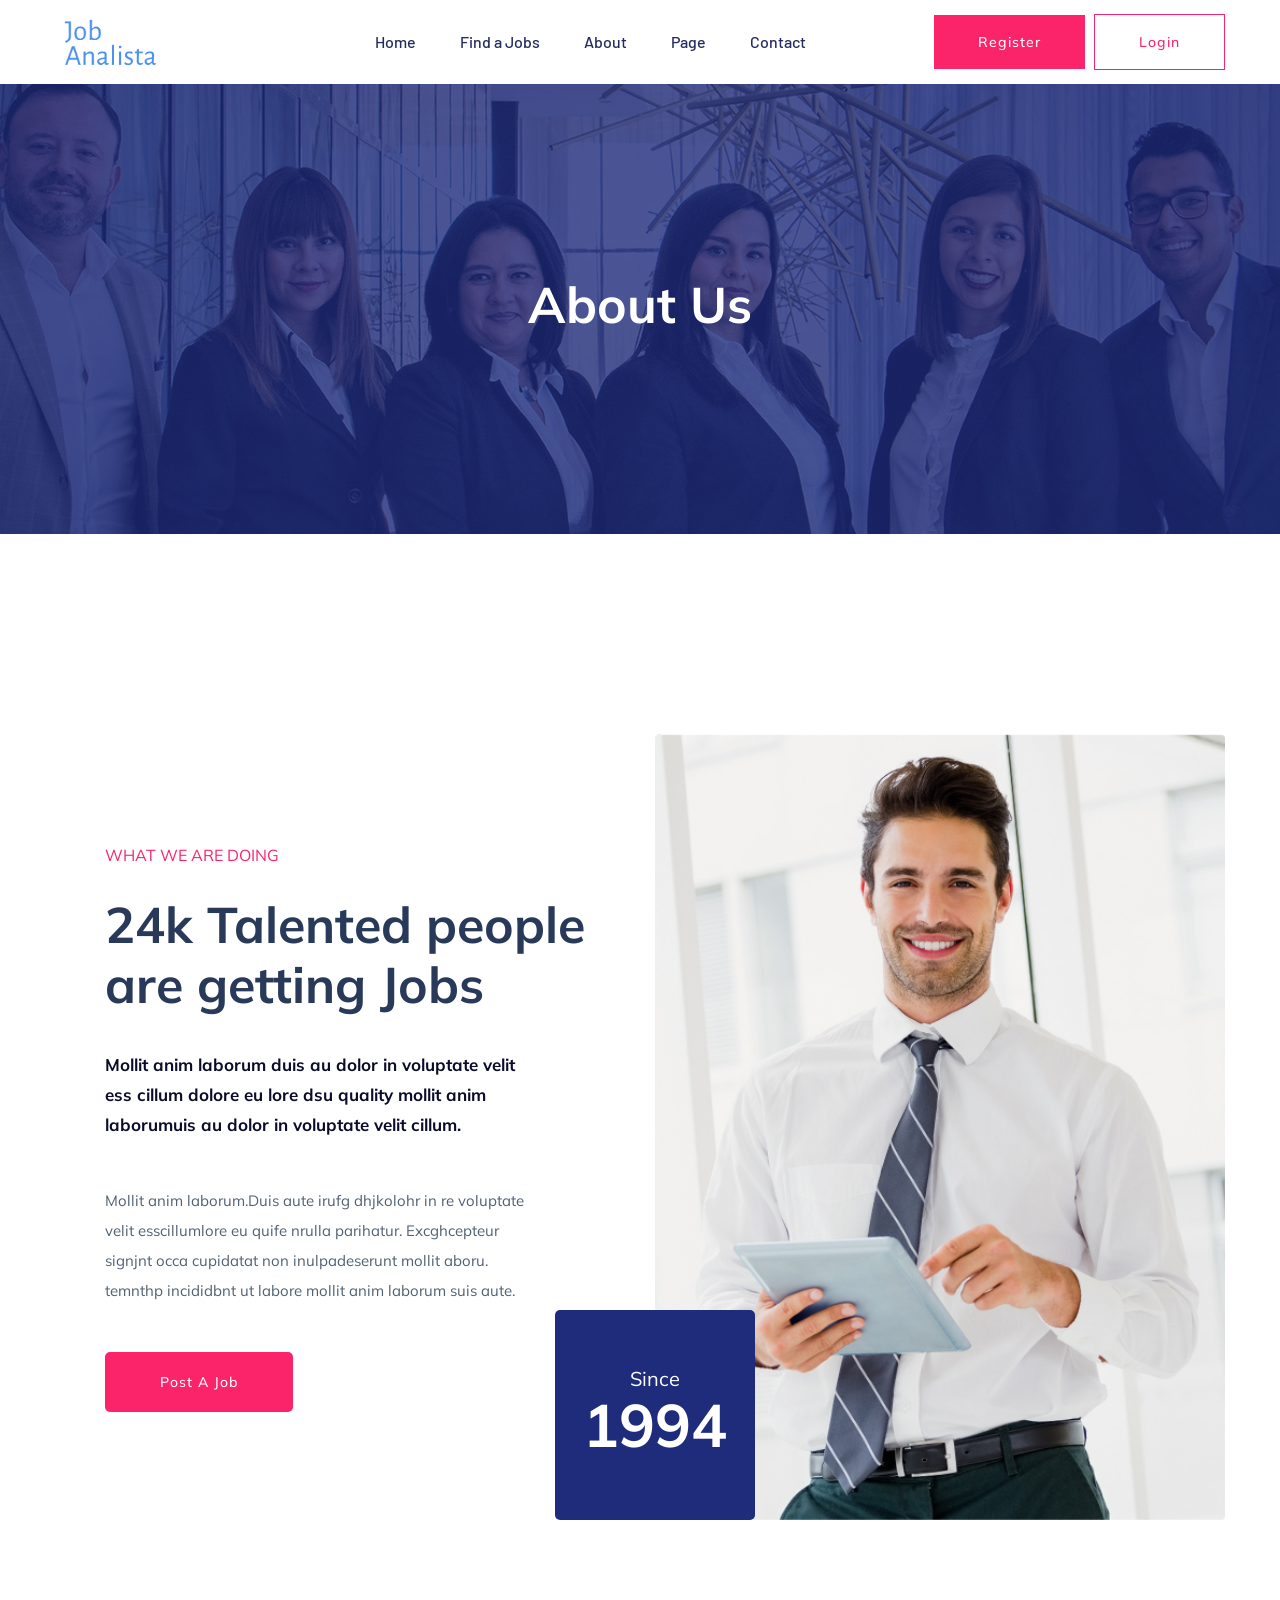
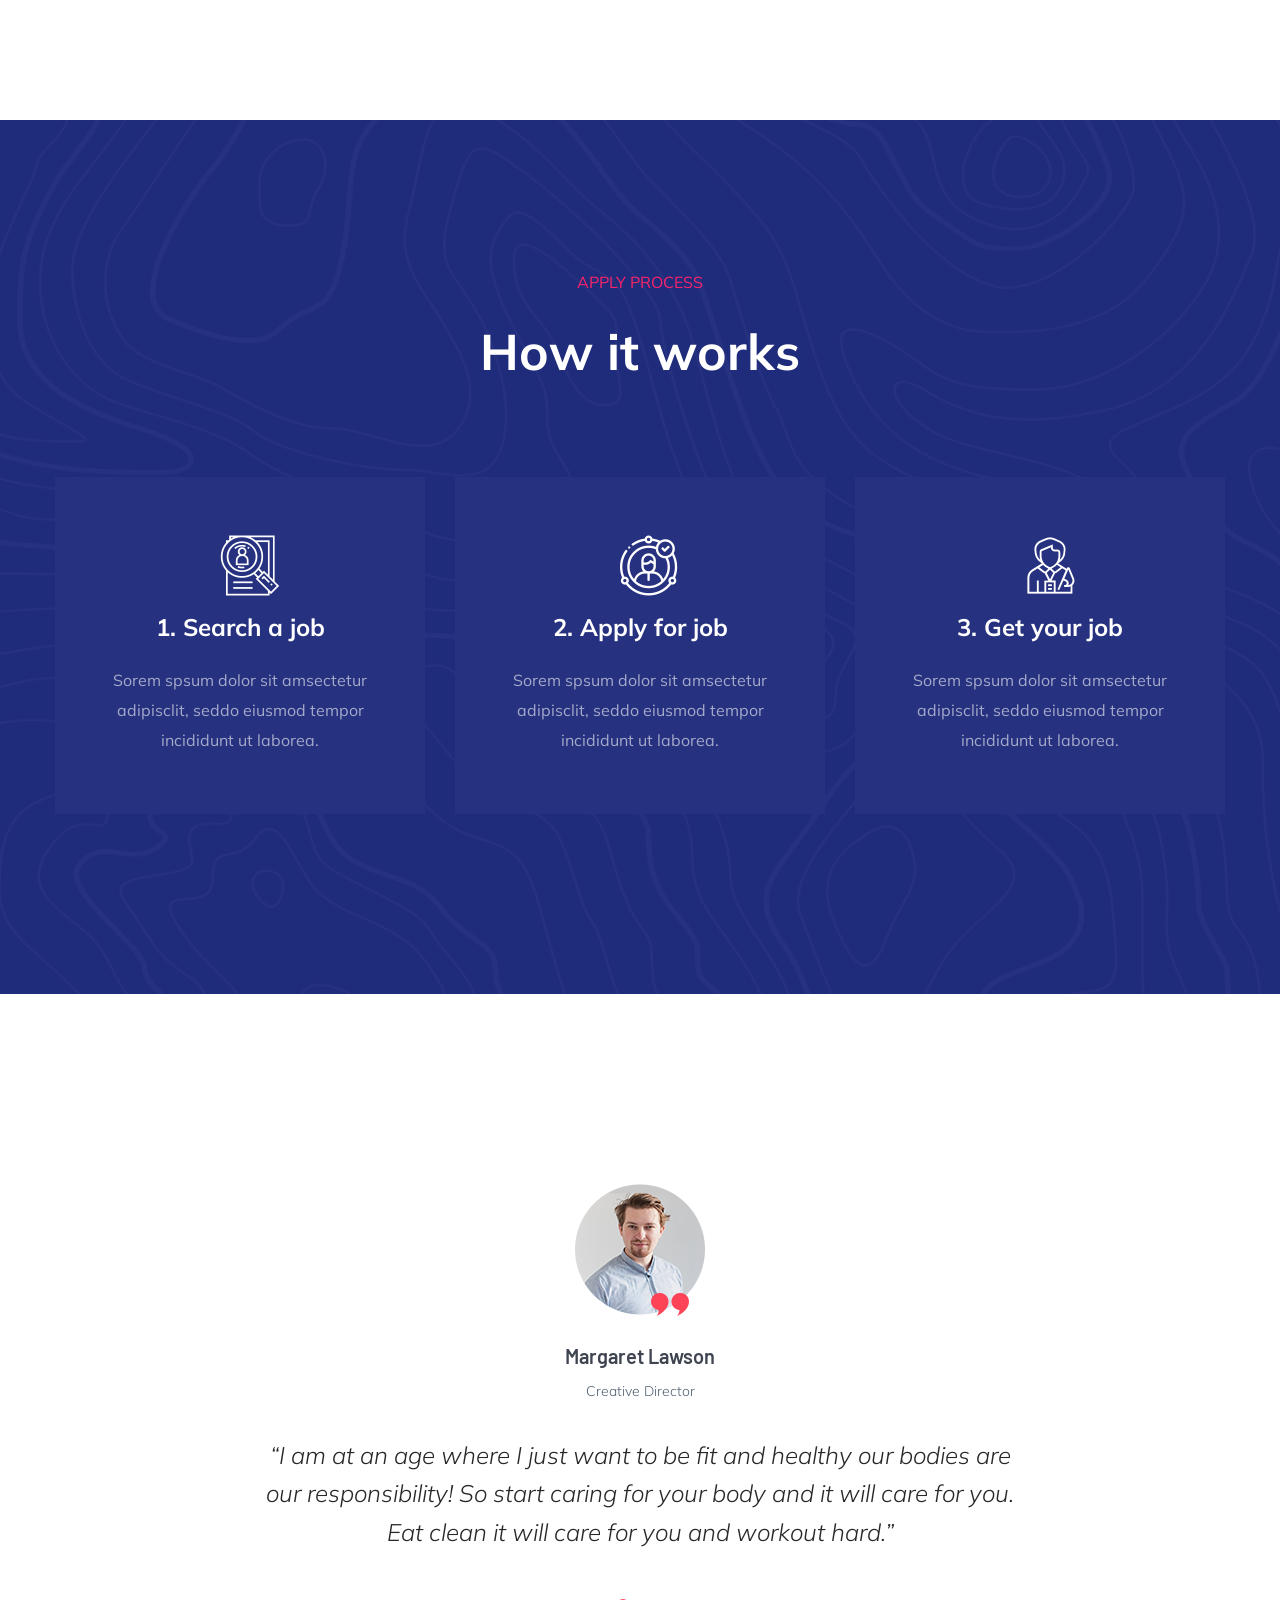
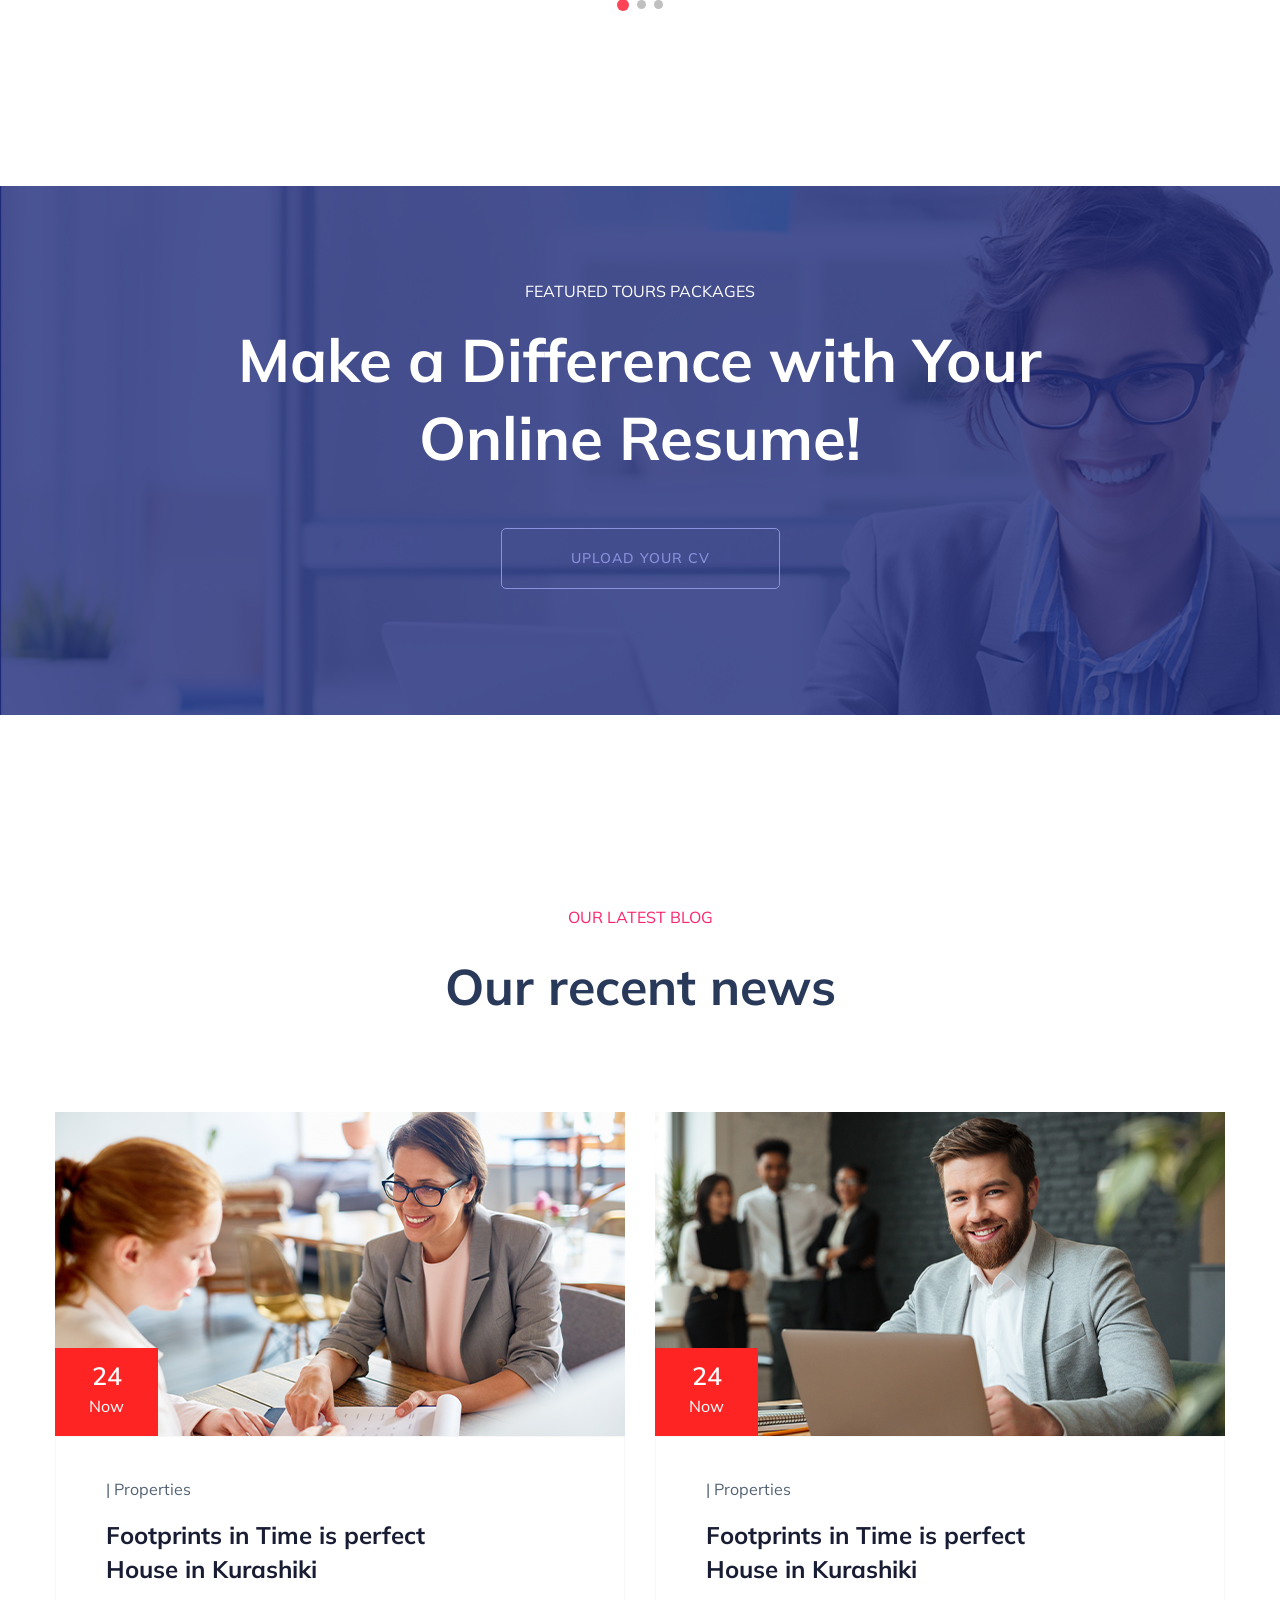
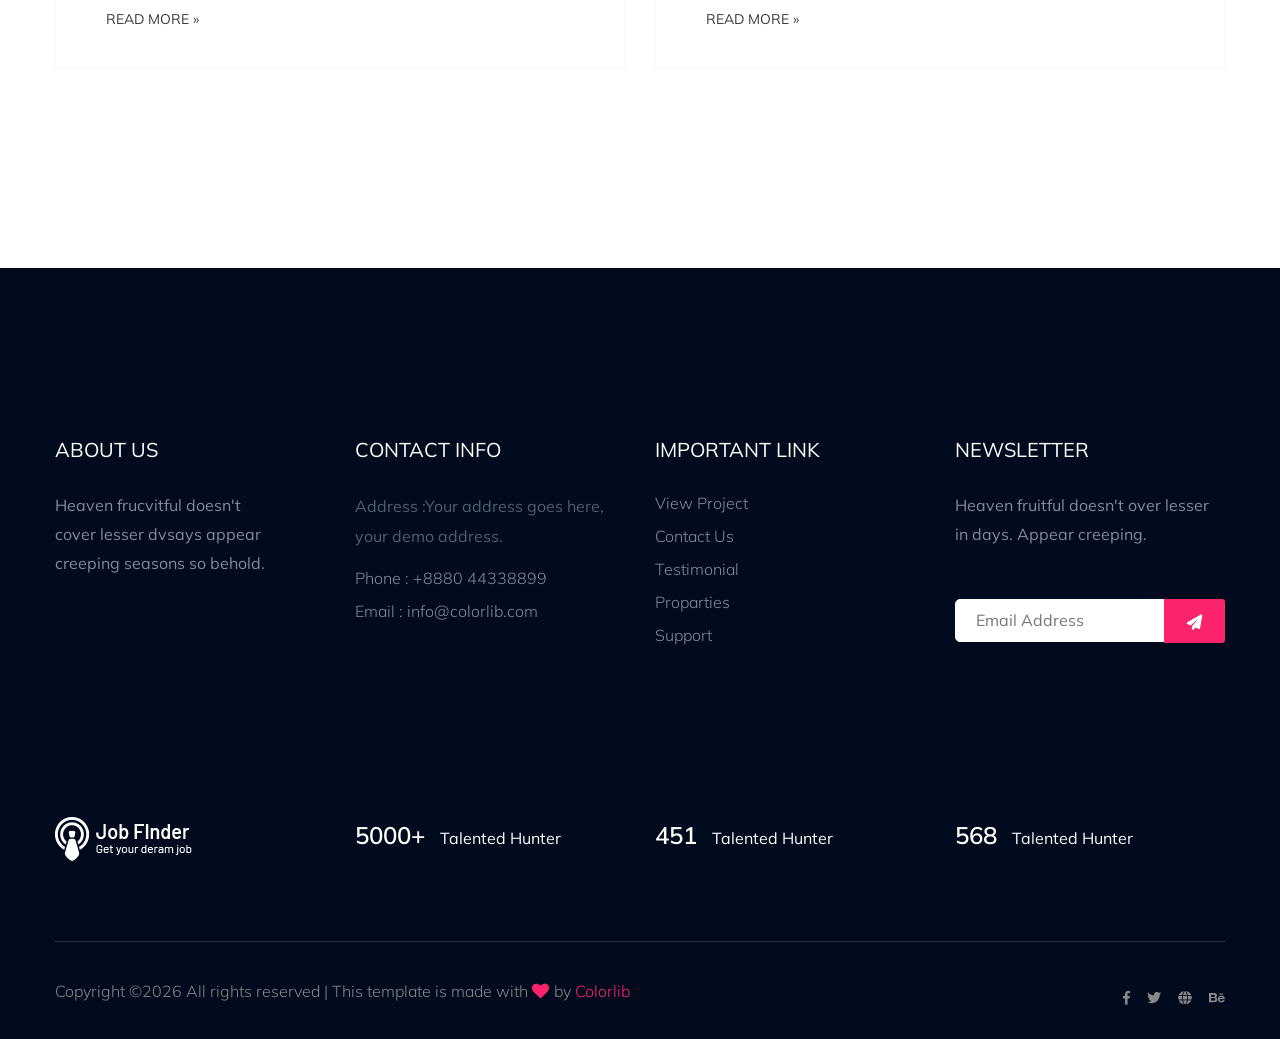
<file: about.html>
<!doctype html>
<html class="no-js" lang="zxx">
    <head>
        <meta charset="utf-8">
        <meta http-equiv="x-ua-compatible" content="ie=edge">
        <title>Job board HTML-5 Template </title>
        <meta name="description" content="">
        <meta name="viewport" content="width=device-width, initial-scale=1">
        <link rel="manifest" href="site.webmanifest">
		<link rel="shortcut icon" type="image/x-icon" href="assets/img/favicon.ico">

		<!-- CSS here -->
            <link rel="stylesheet" href="assets/css/bootstrap.min.css">
            <link rel="stylesheet" href="assets/css/owl.carousel.min.css">
            <link rel="stylesheet" href="assets/css/flaticon.css">
            <link rel="stylesheet" href="assets/css/price_rangs.css">
            <link rel="stylesheet" href="assets/css/slicknav.css">
            <link rel="stylesheet" href="assets/css/animate.min.css">
            <link rel="stylesheet" href="assets/css/magnific-popup.css">
            <link rel="stylesheet" href="assets/css/fontawesome-all.min.css">
            <link rel="stylesheet" href="assets/css/themify-icons.css">
            <link rel="stylesheet" href="assets/css/slick.css">
            <link rel="stylesheet" href="assets/css/nice-select.css">
            <link rel="stylesheet" href="assets/css/style.css">
   </head>

   <body>
    <!-- Preloader Start -->
    <div id="preloader-active">
        <div class="preloader d-flex align-items-center justify-content-center">
            <div class="preloader-inner position-relative">
                <div class="preloader-circle"></div>
                <div class="preloader-img pere-text">
                    <img src="assets/img/logo/logo.png" alt="">
                </div>
            </div>
        </div>
    </div>
    <!-- Preloader Start -->
    <header>
        <!-- Header Start -->
       <div class="header-area header-transparrent">
           <div class="headder-top header-sticky">
                <div class="container">
                    <div class="row align-items-center">
                        <div class="col-lg-3 col-md-2">
                            <!-- Logo -->
                            <div class="logo">
                                <a href="index.html"><img src="assets/img/logo/logo1.png" alt="" height="50"></a>
                            </div>  
                        </div>
                        <div class="col-lg-9 col-md-9">
                            <div class="menu-wrapper">
                                <!-- Main-menu -->
                                <div class="main-menu">
                                    <nav class="d-none d-lg-block">
                                        <ul id="navigation">
                                            <li><a href="index.html">Home</a></li>
                                            <li><a href="job_listing.html">Find a Jobs </a></li>
                                            <li><a href="about.html">About</a></li>
                                            <li><a href="#">Page</a>
                                                <ul class="submenu">
                                                    <li><a href="blog.html">Blog</a></li>
                                                    <li><a href="single-blog.html">Blog Details</a></li>
                                                    <li><a href="elements.html">Elements</a></li>
                                                    <li><a href="job_details.html">job Details</a></li>
                                                </ul>
                                            </li>
                                            <li><a href="contact.html">Contact</a></li>
                                        </ul>
                                    </nav>
                                </div>          
                                <!-- Header-btn -->
                                <div class="header-btn d-none f-right d-lg-block">
                                    <a href="#" class="btn head-btn1">Register</a>
                                    <a href="#" class="btn head-btn2">Login</a>
                                </div>
                            </div>
                        </div>
                        <!-- Mobile Menu -->
                        <div class="col-12">
                            <div class="mobile_menu d-block d-lg-none"></div>
                        </div>
                    </div>
                </div>
           </div>
       </div>
        <!-- Header End -->
    </header>
    <main>

        <!-- Hero Area Start-->
        <div class="slider-area ">
        <div class="single-slider section-overly slider-height2 d-flex align-items-center" data-background="assets/img/hero/about.jpg">
            <div class="container">
                <div class="row">
                    <div class="col-xl-12">
                        <div class="hero-cap text-center">
                            <h2>About us</h2>
                        </div>
                    </div>
                </div>
            </div>
        </div>
        </div>
        <!-- Hero Area End -->
        <!-- Support Company Start-->
        <div class="support-company-area fix section-padding2">
            <div class="container">
                <div class="row align-items-center">
                    <div class="col-xl-6 col-lg-6">
                        <div class="right-caption">
                            <!-- Section Tittle -->
                            <div class="section-tittle section-tittle2">
                                <span>What we are doing</span>
                                <h2>24k Talented people are getting Jobs</h2>
                            </div>
                            <div class="support-caption">
                                <p class="pera-top">Mollit anim laborum duis au dolor in voluptate velit ess cillum dolore eu lore dsu quality mollit anim laborumuis au dolor in voluptate velit cillum.</p>
                                <p>Mollit anim laborum.Duis aute irufg dhjkolohr in re voluptate velit esscillumlore eu quife nrulla parihatur. Excghcepteur signjnt occa cupidatat non inulpadeserunt mollit aboru. temnthp incididbnt ut labore mollit anim laborum suis aute.</p>
                                <a href="about.html" class="btn post-btn">Post a job</a>
                            </div>
                        </div>
                    </div>
                    <div class="col-xl-6 col-lg-6">
                        <div class="support-location-img">
                            <img src="assets/img/service/support-img.jpg" alt="">
                            <div class="support-img-cap text-center">
                                <p>Since</p>
                                <span>1994</span>
                            </div>
                        </div>
                    </div>
                </div>
            </div>
        </div>
        <!-- Support Company End-->
        <!-- How  Apply Process Start-->
        <div class="apply-process-area apply-bg pt-150 pb-150" data-background="assets/img/gallery/how-applybg.png">
            <div class="container">
                <!-- Section Tittle -->
                <div class="row">
                    <div class="col-lg-12">
                        <div class="section-tittle white-text text-center">
                            <span>Apply process</span>
                            <h2> How it works</h2>
                        </div>
                    </div>
                </div>
                <!-- Apply Process Caption -->
                <div class="row">
                    <div class="col-lg-4 col-md-6">
                        <div class="single-process text-center mb-30">
                            <div class="process-ion">
                                <span class="flaticon-search"></span>
                            </div>
                            <div class="process-cap">
                                <h5>1. Search a job</h5>
                            <p>Sorem spsum dolor sit amsectetur adipisclit, seddo eiusmod tempor incididunt ut laborea.</p>
                            </div>
                        </div>
                    </div>
                    <div class="col-lg-4 col-md-6">
                        <div class="single-process text-center mb-30">
                            <div class="process-ion">
                                <span class="flaticon-curriculum-vitae"></span>
                            </div>
                            <div class="process-cap">
                                <h5>2. Apply for job</h5>
                            <p>Sorem spsum dolor sit amsectetur adipisclit, seddo eiusmod tempor incididunt ut laborea.</p>
                            </div>
                        </div>
                    </div>
                    <div class="col-lg-4 col-md-6">
                        <div class="single-process text-center mb-30">
                            <div class="process-ion">
                                <span class="flaticon-tour"></span>
                            </div>
                            <div class="process-cap">
                                <h5>3. Get your job</h5>
                            <p>Sorem spsum dolor sit amsectetur adipisclit, seddo eiusmod tempor incididunt ut laborea.</p>
                            </div>
                        </div>
                    </div>
                </div>
            </div>
        </div>
        <!-- How  Apply Process End-->
        <!-- Testimonial Start -->
        <div class="testimonial-area testimonial-padding">
            <div class="container">
                <!-- Testimonial contents -->
                <div class="row d-flex justify-content-center">
                    <div class="col-xl-8 col-lg-8 col-md-10">
                        <div class="h1-testimonial-active dot-style">
                            <!-- Single Testimonial -->
                            <div class="single-testimonial text-center">
                                <!-- Testimonial Content -->
                                <div class="testimonial-caption ">
                                    <!-- founder -->
                                    <div class="testimonial-founder  ">
                                        <div class="founder-img mb-30">
                                            <img src="assets/img/testmonial/testimonial-founder.png" alt="">
                                            <span>Margaret Lawson</span>
                                            <p>Creative Director</p>
                                        </div>
                                    </div>
                                    <div class="testimonial-top-cap">
                                        <p>“I am at an age where I just want to be fit and healthy our bodies are our responsibility! So start caring for your body and it will care for you. Eat clean it will care for you and workout hard.”</p>
                                    </div>
                                </div>
                            </div>
                            <!-- Single Testimonial -->
                            <div class="single-testimonial text-center">
                                <!-- Testimonial Content -->
                                <div class="testimonial-caption ">
                                    <!-- founder -->
                                    <div class="testimonial-founder  ">
                                        <div class="founder-img mb-30">
                                            <img src="assets/img/testmonial/testimonial-founder.png" alt="">
                                            <span>Margaret Lawson</span>
                                            <p>Creative Director</p>
                                        </div>
                                    </div>
                                    <div class="testimonial-top-cap">
                                        <p>“I am at an age where I just want to be fit and healthy our bodies are our responsibility! So start caring for your body and it will care for you. Eat clean it will care for you and workout hard.”</p>
                                    </div>
                                </div>
                            </div>
                            <!-- Single Testimonial -->
                            <div class="single-testimonial text-center">
                                <!-- Testimonial Content -->
                                <div class="testimonial-caption ">
                                    <!-- founder -->
                                    <div class="testimonial-founder  ">
                                        <div class="founder-img mb-30">
                                            <img src="assets/img/testmonial/testimonial-founder.png" alt="">
                                            <span>Margaret Lawson</span>
                                            <p>Creative Director</p>
                                        </div>
                                    </div>
                                    <div class="testimonial-top-cap">
                                        <p>“I am at an age where I just want to be fit and healthy our bodies are our responsibility! So start caring for your body and it will care for you. Eat clean it will care for you and workout hard.”</p>
                                    </div>
                                </div>
                            </div>
                        </div>
                    </div>
                </div>
            </div>
        </div>
        <!-- Testimonial End -->
        <!-- Online CV Area Start -->
        <div class="online-cv cv-bg section-overly pt-90 pb-120"  data-background="assets/img/gallery/cv_bg.jpg">
            <div class="container">
                <div class="row justify-content-center">
                    <div class="col-xl-10">
                        <div class="cv-caption text-center">
                            <p class="pera1">FEATURED TOURS Packages</p>
                            <p class="pera2"> Make a Difference with Your Online Resume!</p>
                            <a href="#" class="border-btn2 border-btn4">Upload your cv</a>
                        </div>
                    </div>
                </div>
            </div>
        </div>
        <!-- Online CV Area End-->
    
        <!-- Blog Area Start -->
        <div class="home-blog-area blog-h-padding">
            <div class="container">
                <!-- Section Tittle -->
                <div class="row">
                    <div class="col-lg-12">
                        <div class="section-tittle text-center">
                            <span>Our latest blog</span>
                            <h2>Our recent news</h2>
                        </div>
                    </div>
                </div>
                <div class="row">
                    <div class="col-xl-6 col-lg-6 col-md-6">
                        <div class="home-blog-single mb-30">
                            <div class="blog-img-cap">
                                <div class="blog-img">
                                    <img src="assets/img/blog/home-blog1.jpg" alt="">
                                    <!-- Blog date -->
                                    <div class="blog-date text-center">
                                        <span>24</span>
                                        <p>Now</p>
                                    </div>
                                </div>
                                <div class="blog-cap">
                                    <p>|   Properties</p>
                                    <h3><a href="single-blog.html">Footprints in Time is perfect House in Kurashiki</a></h3>
                                    <a href="#" class="more-btn">Read more »</a>
                                </div>
                            </div>
                        </div>
                    </div>
                    <div class="col-xl-6 col-lg-6 col-md-6">
                        <div class="home-blog-single mb-30">
                            <div class="blog-img-cap">
                                <div class="blog-img">
                                    <img src="assets/img/blog/home-blog2.jpg" alt="">
                                    <!-- Blog date -->
                                    <div class="blog-date text-center">
                                        <span>24</span>
                                        <p>Now</p>
                                    </div>
                                </div>
                                <div class="blog-cap">
                                    <p>|   Properties</p>
                                    <h3><a href="single-blog.html">Footprints in Time is perfect House in Kurashiki</a></h3>
                                    <a href="#" class="more-btn">Read more »</a>
                                </div>
                            </div>
                        </div>
                    </div>
                </div>
            </div>
        </div>
        <!-- Blog Area End -->

    </main>
    <footer>
        <!-- Footer Start-->
        <div class="footer-area footer-bg footer-padding">
            <div class="container">
                <div class="row d-flex justify-content-between">
                    <div class="col-xl-3 col-lg-3 col-md-4 col-sm-6">
                       <div class="single-footer-caption mb-50">
                         <div class="single-footer-caption mb-30">
                             <div class="footer-tittle">
                                 <h4>About Us</h4>
                                 <div class="footer-pera">
                                     <p>Heaven frucvitful doesn't cover lesser dvsays appear creeping seasons so behold.</p>
                                </div>
                             </div>
                         </div>

                       </div>
                    </div>
                    <div class="col-xl-3 col-lg-3 col-md-4 col-sm-5">
                        <div class="single-footer-caption mb-50">
                            <div class="footer-tittle">
                                <h4>Contact Info</h4>
                                <ul>
                                    <li>
                                    <p>Address :Your address goes
                                        here, your demo address.</p>
                                    </li>
                                    <li><a href="#">Phone : +8880 44338899</a></li>
                                    <li><a href="#">Email : info@colorlib.com</a></li>
                                </ul>
                            </div>

                        </div>
                    </div>
                    <div class="col-xl-3 col-lg-3 col-md-4 col-sm-5">
                        <div class="single-footer-caption mb-50">
                            <div class="footer-tittle">
                                <h4>Important Link</h4>
                                <ul>
                                    <li><a href="#"> View Project</a></li>
                                    <li><a href="#">Contact Us</a></li>
                                    <li><a href="#">Testimonial</a></li>
                                    <li><a href="#">Proparties</a></li>
                                    <li><a href="#">Support</a></li>
                                </ul>
                            </div>
                        </div>
                    </div>
                    <div class="col-xl-3 col-lg-3 col-md-4 col-sm-5">
                        <div class="single-footer-caption mb-50">
                            <div class="footer-tittle">
                                <h4>Newsletter</h4>
                                <div class="footer-pera footer-pera2">
                                 <p>Heaven fruitful doesn't over lesser in days. Appear creeping.</p>
                             </div>
                             <!-- Form -->
                             <div class="footer-form" >
                                 <div id="mc_embed_signup">
                                     <form target="_blank" action="https://spondonit.us12.list-manage.com/subscribe/post?u=1462626880ade1ac87bd9c93a&amp;id=92a4423d01"
                                     method="get" class="subscribe_form relative mail_part">
                                         <input type="email" name="email" id="newsletter-form-email" placeholder="Email Address"
                                         class="placeholder hide-on-focus" onfocus="this.placeholder = ''"
                                         onblur="this.placeholder = ' Email Address '">
                                         <div class="form-icon">
                                             <button type="submit" name="submit" id="newsletter-submit"
                                             class="email_icon newsletter-submit button-contactForm"><img src="assets/img/icon/form.png" alt=""></button>
                                         </div>
                                         <div class="mt-10 info"></div>
                                     </form>
                                 </div>
                             </div>
                            </div>
                        </div>
                    </div>
                </div>
               <!--  -->
               <div class="row footer-wejed justify-content-between">
                       <div class="col-xl-3 col-lg-3 col-md-4 col-sm-6">
                          <!-- logo -->
                          <div class="footer-logo mb-20">
                            <a href="index.html"><img src="assets/img/logo/logo2_footer.png" alt=""></a>
                          </div>
                       </div>
                       <div class="col-xl-3 col-lg-3 col-md-4 col-sm-5">
                        <div class="footer-tittle-bottom">
                            <span>5000+</span>
                            <p>Talented Hunter</p>
                        </div>
                       </div>
                       <div class="col-xl-3 col-lg-3 col-md-4 col-sm-5">
                            <div class="footer-tittle-bottom">
                                <span>451</span>
                                <p>Talented Hunter</p>
                            </div>
                       </div>
                       <div class="col-xl-3 col-lg-3 col-md-4 col-sm-5">
                            <!-- Footer Bottom Tittle -->
                            <div class="footer-tittle-bottom">
                                <span>568</span>
                                <p>Talented Hunter</p>
                            </div>
                       </div>
               </div>
            </div>
        </div>
        <!-- footer-bottom area -->
        <div class="footer-bottom-area footer-bg">
            <div class="container">
                <div class="footer-border">
                     <div class="row d-flex justify-content-between align-items-center">
                         <div class="col-xl-10 col-lg-10 ">
                             <div class="footer-copy-right">
                                 <p><!-- Link back to Colorlib can't be removed. Template is licensed under CC BY 3.0. -->
  Copyright &copy;<script>document.write(new Date().getFullYear());</script> All rights reserved | This template is made with <i class="fa fa-heart" aria-hidden="true"></i> by <a href="https://colorlib.com" target="_blank">Colorlib</a>
  <!-- Link back to Colorlib can't be removed. Template is licensed under CC BY 3.0. --></p>
                             </div>
                         </div>
                         <div class="col-xl-2 col-lg-2">
                             <div class="footer-social f-right">
                                 <a href="#"><i class="fab fa-facebook-f"></i></a>
                                 <a href="#"><i class="fab fa-twitter"></i></a>
                                 <a href="#"><i class="fas fa-globe"></i></a>
                                 <a href="#"><i class="fab fa-behance"></i></a>
                             </div>
                         </div>
                     </div>
                </div>
            </div>
        </div>
        <!-- Footer End-->
    </footer>

	<!-- JS here -->
	
		<!-- All JS Custom Plugins Link Here here -->
        <script src="./assets/js/vendor/modernizr-3.5.0.min.js"></script>
		<!-- Jquery, Popper, Bootstrap -->
		<script src="./assets/js/vendor/jquery-1.12.4.min.js"></script>
        <script src="./assets/js/popper.min.js"></script>
        <script src="./assets/js/bootstrap.min.js"></script>
	    <!-- Jquery Mobile Menu -->
        <script src="./assets/js/jquery.slicknav.min.js"></script>

		<!-- Jquery Slick , Owl-Carousel Plugins -->
        <script src="./assets/js/owl.carousel.min.js"></script>
        <script src="./assets/js/slick.min.js"></script>
        <script src="./assets/js/price_rangs.js"></script>
		<!-- One Page, Animated-HeadLin -->
        <script src="./assets/js/wow.min.js"></script>
		<script src="./assets/js/animated.headline.js"></script>
        <script src="./assets/js/jquery.magnific-popup.js"></script>

		<!-- Scrollup, nice-select, sticky -->
        <script src="./assets/js/jquery.scrollUp.min.js"></script>
        <script src="./assets/js/jquery.nice-select.min.js"></script>
		<script src="./assets/js/jquery.sticky.js"></script>
        
        <!-- contact js -->
        <script src="./assets/js/contact.js"></script>
        <script src="./assets/js/jquery.form.js"></script>
        <script src="./assets/js/jquery.validate.min.js"></script>
        <script src="./assets/js/mail-script.js"></script>
        <script src="./assets/js/jquery.ajaxchimp.min.js"></script>
        
		<!-- Jquery Plugins, main Jquery -->	
        <script src="./assets/js/plugins.js"></script>
        <script src="./assets/js/main.js"></script>
        
    </body>
</html>
</file>
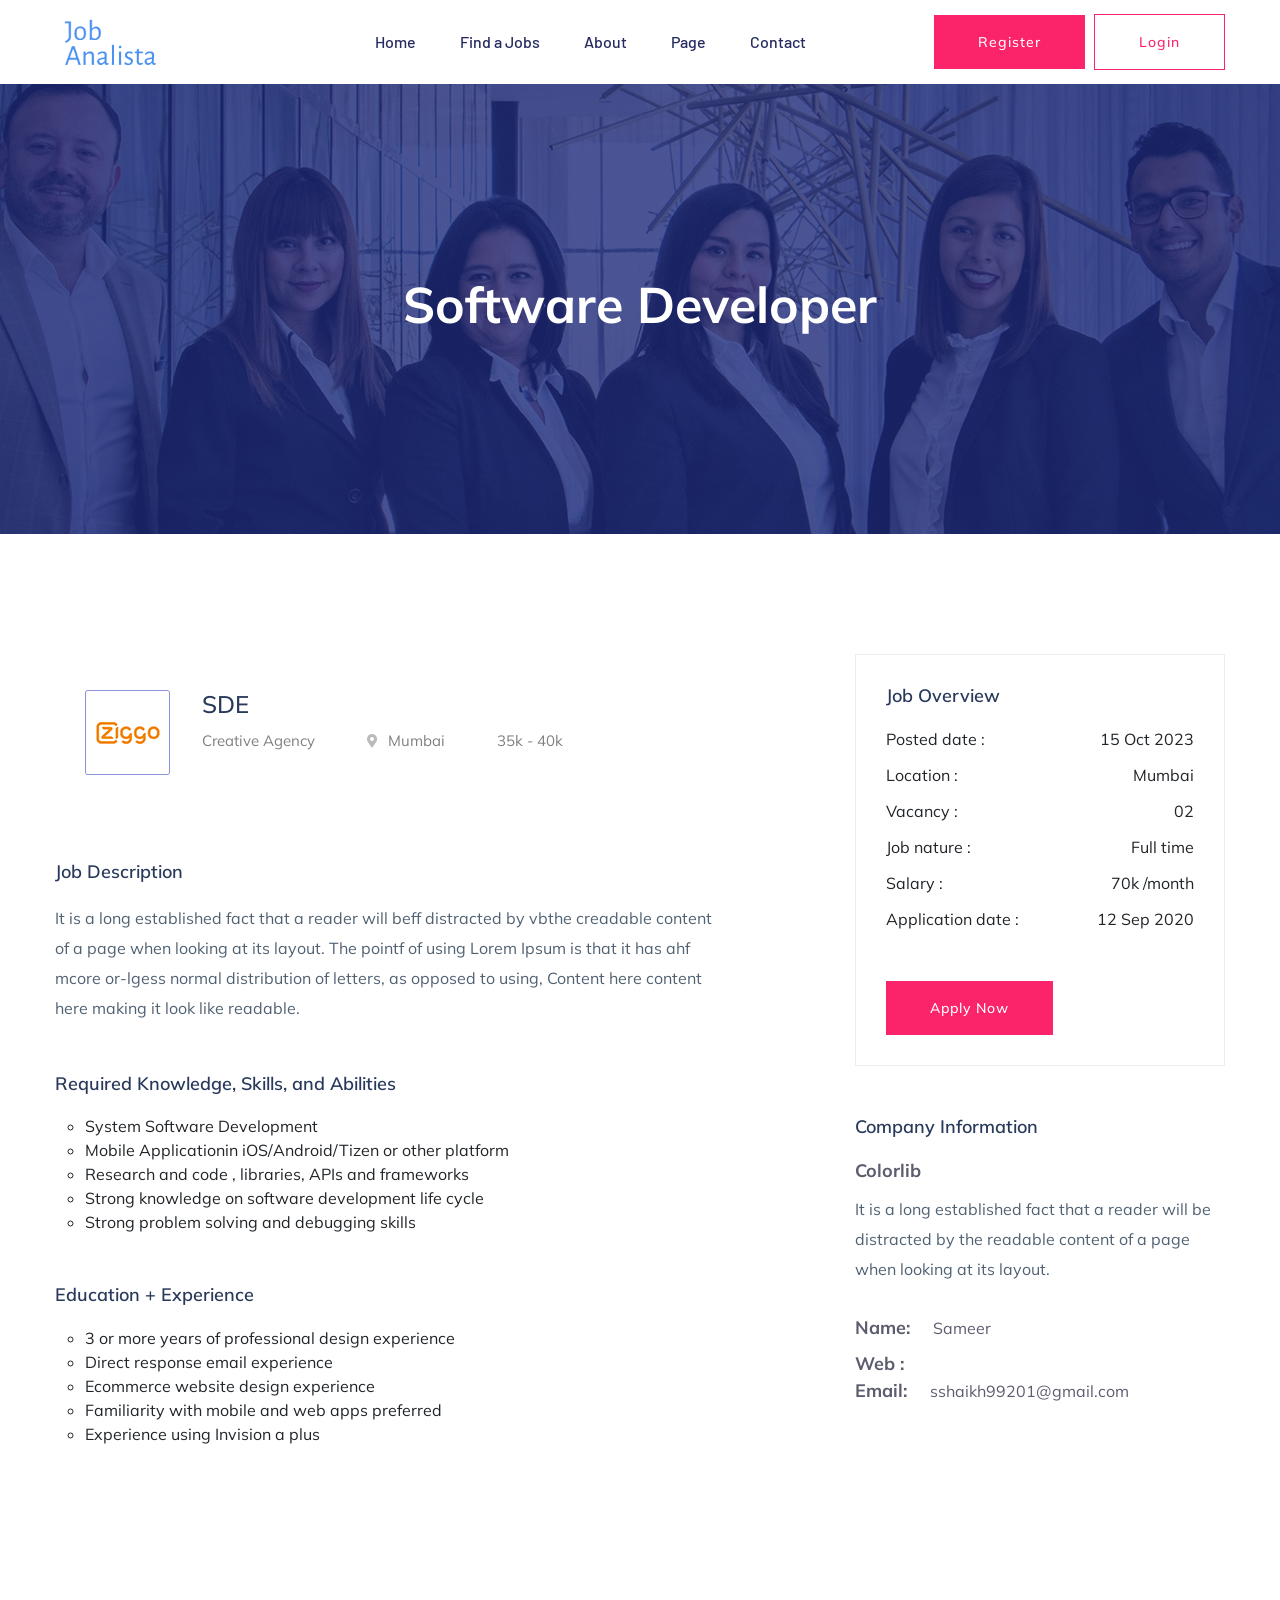
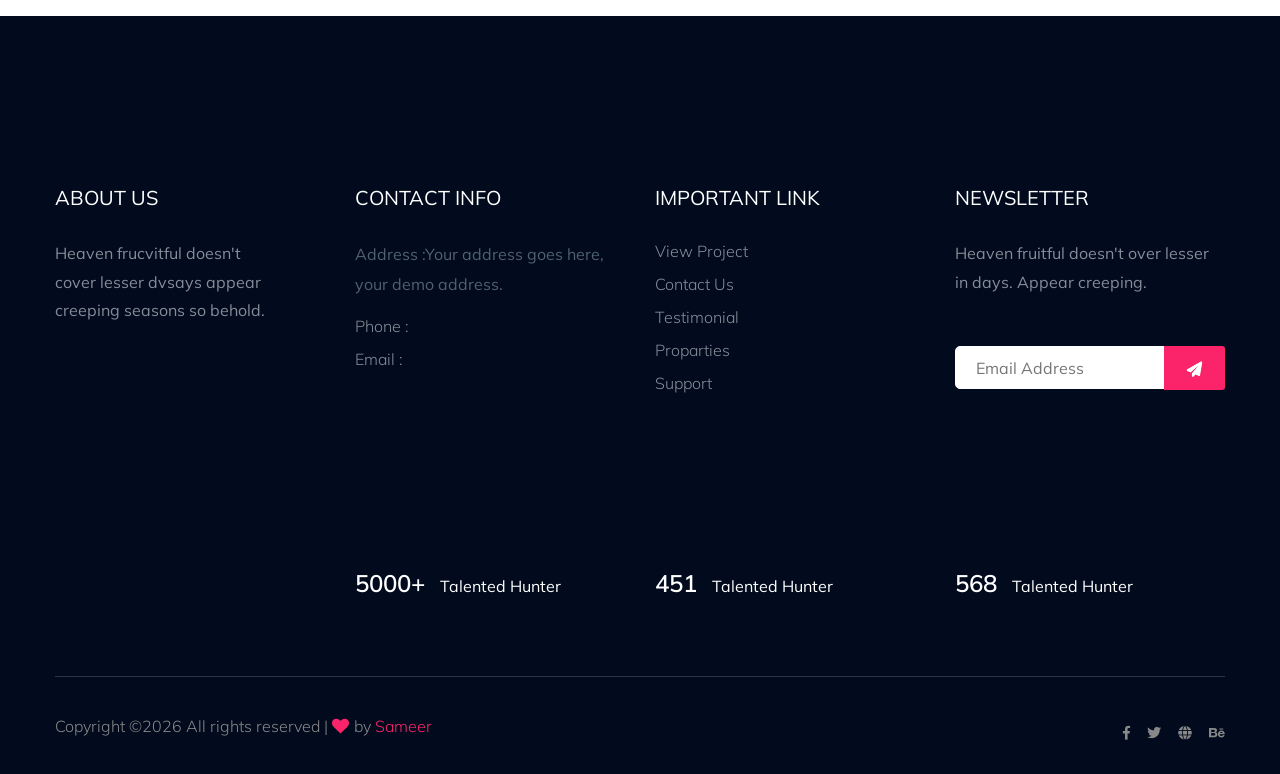
<file: job_details.html>
<!doctype html>
<html class="no-js" lang="zxx">
    <head>
        <meta charset="utf-8">
        <meta http-equiv="x-ua-compatible" content="ie=edge">
         <title>Job board HTML-5 Template </title>
        <meta name="description" content="">
        <meta name="viewport" content="width=device-width, initial-scale=1">
        <link rel="manifest" href="site.webmanifest">
		<link rel="shortcut icon" type="image/x-icon" href="assets/img/favicon.ico">

		<!-- CSS here -->
            <link rel="stylesheet" href="assets/css/bootstrap.min.css">
            <link rel="stylesheet" href="assets/css/owl.carousel.min.css">
            <link rel="stylesheet" href="assets/css/flaticon.css">
            <link rel="stylesheet" href="assets/css/slicknav.css">
            <link rel="stylesheet" href="assets/css/price_rangs.css">
            <link rel="stylesheet" href="assets/css/animate.min.css">
            <link rel="stylesheet" href="assets/css/magnific-popup.css">
            <link rel="stylesheet" href="assets/css/fontawesome-all.min.css">
            <link rel="stylesheet" href="assets/css/themify-icons.css">
            <link rel="stylesheet" href="assets/css/slick.css">
            <link rel="stylesheet" href="assets/css/nice-select.css">
            <link rel="stylesheet" href="assets/css/style.css">
   </head>

   <body>
    <!-- Preloader Start -->
    <div id="preloader-active">
        <div class="preloader d-flex align-items-center justify-content-center">
            <div class="preloader-inner position-relative">
                <div class="preloader-circle"></div>
                <div class="preloader-img pere-text">
                    <img src="assets/img/logo/logo1.png" alt="">
                </div>
            </div>
        </div>
    </div>
    <!-- Preloader Start -->
    <header>
        <!-- Header Start -->
       <div class="header-area header-transparrent">
           <div class="headder-top header-sticky">
                <div class="container">
                    <div class="row align-items-center">
                        <div class="col-lg-3 col-md-2">
                            <!-- Logo -->
                            <div class="logo">
                                <a href="index.html"><img src="assets/img/logo/logo1.png" alt="" height="50"></a>
                            </div>  
                        </div>
                        <div class="col-lg-9 col-md-9">
                            <div class="menu-wrapper">
                                <!-- Main-menu -->
                                <div class="main-menu">
                                    <nav class="d-none d-lg-block">
                                        <ul id="navigation">
                                            <li><a href="index.html">Home</a></li>
                                            <li><a href="job_listing.html">Find a Jobs </a></li>
                                            <li><a href="about.html">About</a></li>
                                            <li><a href="#">Page</a>
                                                <ul class="submenu">
                                                    <li><a href="blog.html">Blog</a></li>
                                                    <li><a href="single-blog.html">Blog Details</a></li>
                                                    <li><a href="elements.html">Elements</a></li>
                                                    <li><a href="job_details.html">job Details</a></li>
                                                </ul>
                                            </li>
                                            <li><a href="contact.html">Contact</a></li>
                                        </ul>
                                    </nav>
                                </div>          
                                <!-- Header-btn -->
                                <div class="header-btn d-none f-right d-lg-block">
                                    <a href="#" class="btn head-btn1">Register</a>
                                    <a href="#" class="btn head-btn2">Login</a>
                                </div>
                            </div>
                        </div>
                        <!-- Mobile Menu -->
                        <div class="col-12">
                            <div class="mobile_menu d-block d-lg-none"></div>
                        </div>
                    </div>
                </div>
           </div>
       </div>
        <!-- Header End -->
    </header>
    <main>

        <!-- Hero Area Start-->
        <div class="slider-area ">
        <div class="single-slider section-overly slider-height2 d-flex align-items-center" data-background="assets/img/hero/about.jpg">
            <div class="container">
                <div class="row">
                    <div class="col-xl-12">
                        <div class="hero-cap text-center">
                            <h2>Software Developer</h2>
                        </div>
                    </div>
                </div>
            </div>
        </div>
        </div>
        <!-- Hero Area End -->
        <!-- job post company Start -->
        <div class="job-post-company pt-120 pb-120">
            <div class="container">
                <div class="row justify-content-between">
                    <!-- Left Content -->
                    <div class="col-xl-7 col-lg-8">
                        <!-- job single -->
                        <div class="single-job-items mb-50">
                            <div class="job-items">
                                <div class="company-img company-img-details">
                                    <a href="#"><img src="assets/img/icon/job-list1.png" alt=""></a>
                                </div>
                                <div class="job-tittle">
                                    <a href="#">
                                        <h4>SDE</h4>
                                    </a>
                                    <ul>
                                        <li>Creative Agency</li>
                                        <li><i class="fas fa-map-marker-alt"></i>Mumbai</li>
                                        <li>35k - 40k</li>
                                    </ul>
                                </div>
                            </div>
                        </div>
                          <!-- job single End -->
                       
                        <div class="job-post-details">
                            <div class="post-details1 mb-50">
                                <!-- Small Section Tittle -->
                                <div class="small-section-tittle">
                                    <h4>Job Description</h4>
                                </div>
                                <p>It is a long established fact that a reader will beff distracted by vbthe creadable content of a page when looking at its layout. The pointf of using Lorem Ipsum is that it has ahf mcore or-lgess normal distribution of letters, as opposed to using, Content here content here making it look like readable.</p>
                            </div>
                            <div class="post-details2  mb-50">
                                 <!-- Small Section Tittle -->
                                <div class="small-section-tittle">
                                    <h4>Required Knowledge, Skills, and Abilities</h4>
                                </div>
                               <ul>
                                   <li>System Software Development</li>
                                   <li>Mobile Applicationin iOS/Android/Tizen or other platform</li>
                                   <li>Research and code , libraries, APIs and frameworks</li>
                                   <li>Strong knowledge on software development life cycle</li>
                                   <li>Strong problem solving and debugging skills</li>
                               </ul>
                            </div>
                            <div class="post-details2  mb-50">
                                 <!-- Small Section Tittle -->
                                <div class="small-section-tittle">
                                    <h4>Education + Experience</h4>
                                </div>
                               <ul>
                                   <li>3 or more years of professional design experience</li>
                                   <li>Direct response email experience</li>
                                   <li>Ecommerce website design experience</li>
                                   <li>Familiarity with mobile and web apps preferred</li>
                                   <li>Experience using Invision a plus</li>
                               </ul>
                            </div>
                        </div>

                    </div>
                    <!-- Right Content -->
                    <div class="col-xl-4 col-lg-4">
                        <div class="post-details3  mb-50">
                            <!-- Small Section Tittle -->
                           <div class="small-section-tittle">
                               <h4>Job Overview</h4>
                           </div>
                          <ul>
                              <li>Posted date : <span>15 Oct 2023</span></li>
                              <li>Location : <span>Mumbai</span></li>
                              <li>Vacancy : <span>02</span></li>
                              <li>Job nature : <span>Full time</span></li>
                              <li>Salary :  <span>70k /month</span></li>
                              <li>Application date : <span>12 Sep 2020</span></li>
                          </ul>
                         <div class="apply-btn2">
                            <a href="#" class="btn">Apply Now</a>
                         </div>
                       </div>
                        <div class="post-details4  mb-50">
                            <!-- Small Section Tittle -->
                           <div class="small-section-tittle">
                               <h4>Company Information</h4>
                           </div>
                              <span>Colorlib</span>
                              <p>It is a long established fact that a reader will be distracted by the readable content of a page when looking at its layout.</p>
                            <ul>
                                <li>Name: <span>Sameer </span></li>
                                <li>Web : <span> </span></li>
                                <li>Email: <span>sshaikh99201@gmail.com</span></li>
                            </ul>
                       </div>
                    </div>
                </div>
            </div>
        </div>
        <!-- job post company End -->

    </main>
    <footer>
        <!-- Footer Start-->
        <div class="footer-area footer-bg footer-padding">
            <div class="container">
                <div class="row d-flex justify-content-between">
                    <div class="col-xl-3 col-lg-3 col-md-4 col-sm-6">
                       <div class="single-footer-caption mb-50">
                         <div class="single-footer-caption mb-30">
                             <div class="footer-tittle">
                                 <h4>About Us</h4>
                                 <div class="footer-pera">
                                     <p>Heaven frucvitful doesn't cover lesser dvsays appear creeping seasons so behold.</p>
                                </div>
                             </div>
                         </div>

                       </div>
                    </div>
                    <div class="col-xl-3 col-lg-3 col-md-4 col-sm-5">
                        <div class="single-footer-caption mb-50">
                            <div class="footer-tittle">
                                <h4>Contact Info</h4>
                                <ul>
                                    <li>
                                    <p>Address :Your address goes
                                        here, your demo address.</p>
                                    </li>
                                    <li><a href="#">Phone : </a></li>
                                    <li><a href="#">Email : </a></li>
                                </ul>
                            </div>

                        </div>
                    </div>
                    <div class="col-xl-3 col-lg-3 col-md-4 col-sm-5">
                        <div class="single-footer-caption mb-50">
                            <div class="footer-tittle">
                                <h4>Important Link</h4>
                                <ul>
                                    <li><a href="#"> View Project</a></li>
                                    <li><a href="#">Contact Us</a></li>
                                    <li><a href="#">Testimonial</a></li>
                                    <li><a href="#">Proparties</a></li>
                                    <li><a href="#">Support</a></li>
                                </ul>
                            </div>
                        </div>
                    </div>
                    <div class="col-xl-3 col-lg-3 col-md-4 col-sm-5">
                        <div class="single-footer-caption mb-50">
                            <div class="footer-tittle">
                                <h4>Newsletter</h4>
                                <div class="footer-pera footer-pera2">
                                 <p>Heaven fruitful doesn't over lesser in days. Appear creeping.</p>
                             </div>
                             <!-- Form -->
                             <div class="footer-form" >
                                 <div id="mc_embed_signup">
                                     <form target="_blank" action="https://spondonit.us12.list-manage.com/subscribe/post?u=1462626880ade1ac87bd9c93a&amp;id=92a4423d01"
                                     method="get" class="subscribe_form relative mail_part">
                                         <input type="email" name="email" id="newsletter-form-email" placeholder="Email Address"
                                         class="placeholder hide-on-focus" onfocus="this.placeholder = ''"
                                         onblur="this.placeholder = ' Email Address '">
                                         <div class="form-icon">
                                             <button type="submit" name="submit" id="newsletter-submit"
                                             class="email_icon newsletter-submit button-contactForm"><img src="assets/img/icon/form.png" alt=""></button>
                                         </div>
                                         <div class="mt-10 info"></div>
                                     </form>
                                 </div>
                             </div>
                            </div>
                        </div>
                    </div>
                </div>
               <!--  -->
               <div class="row footer-wejed justify-content-between">
                       <div class="col-xl-3 col-lg-3 col-md-4 col-sm-6">
                          <!-- logo -->
                          <div class="footer-logo mb-20">
                            <!-- <a href="index.html"><img src="assets/img/logo/logo2_footer.png" alt=""></a> -->
                          </div>
                       </div>
                       <div class="col-xl-3 col-lg-3 col-md-4 col-sm-5">
                        <div class="footer-tittle-bottom">
                            <span>5000+</span>
                            <p>Talented Hunter</p>
                        </div>
                       </div>
                       <div class="col-xl-3 col-lg-3 col-md-4 col-sm-5">
                            <div class="footer-tittle-bottom">
                                <span>451</span>
                                <p>Talented Hunter</p>
                            </div>
                       </div>
                       <div class="col-xl-3 col-lg-3 col-md-4 col-sm-5">
                            <!-- Footer Bottom Tittle -->
                            <div class="footer-tittle-bottom">
                                <span>568</span>
                                <p>Talented Hunter</p>
                            </div>
                       </div>
               </div>
            </div>
        </div>
        <!-- footer-bottom area -->
        <div class="footer-bottom-area footer-bg">
            <div class="container">
                <div class="footer-border">
                     <div class="row d-flex justify-content-between align-items-center">
                         <div class="col-xl-10 col-lg-10 ">
                             <div class="footer-copy-right">
                                 <p><!-- Link back to Colorlib can't be removed. Template is licensed under CC BY 3.0. -->
  Copyright &copy;<script>document.write(new Date().getFullYear());</script> All rights reserved | <i class="fa fa-heart" aria-hidden="true"></i> by <a href="https://colorlib.com" target="_blank">Sameer</a>
  <!-- Link back to Colorlib can't be removed. Template is licensed under CC BY 3.0. --></p>
                             </div>
                         </div>
                         <div class="col-xl-2 col-lg-2">
                             <div class="footer-social f-right">
                                 <a href="#"><i class="fab fa-facebook-f"></i></a>
                                 <a href="#"><i class="fab fa-twitter"></i></a>
                                 <a href="#"><i class="fas fa-globe"></i></a>
                                 <a href="#"><i class="fab fa-behance"></i></a>
                             </div>
                         </div>
                     </div>
                </div>
            </div>
        </div>
        <!-- Footer End-->
    </footer>

	<!-- JS here -->
	
		<!-- All JS Custom Plugins Link Here here -->
        <script src="./assets/js/vendor/modernizr-3.5.0.min.js"></script>
		<!-- Jquery, Popper, Bootstrap -->
		<script src="./assets/js/vendor/jquery-1.12.4.min.js"></script>
        <script src="./assets/js/popper.min.js"></script>
        <script src="./assets/js/bootstrap.min.js"></script>
	    <!-- Jquery Mobile Menu -->
        <script src="./assets/js/jquery.slicknav.min.js"></script>

		<!-- Jquery Slick , Owl-Carousel Plugins -->
        <script src="./assets/js/owl.carousel.min.js"></script>
        <script src="./assets/js/slick.min.js"></script>
        <script src="./assets/js/price_rangs.js"></script>
        
		<!-- One Page, Animated-HeadLin -->
        <script src="./assets/js/wow.min.js"></script>
		<script src="./assets/js/animated.headline.js"></script>
        <script src="./assets/js/jquery.magnific-popup.js"></script>

		<!-- Scrollup, nice-select, sticky -->
        <script src="./assets/js/jquery.scrollUp.min.js"></script>
        <script src="./assets/js/jquery.nice-select.min.js"></script>
		<script src="./assets/js/jquery.sticky.js"></script>
        
        <!-- contact js -->
        <script src="./assets/js/contact.js"></script>
        <script src="./assets/js/jquery.form.js"></script>
        <script src="./assets/js/jquery.validate.min.js"></script>
        <script src="./assets/js/mail-script.js"></script>
        <script src="./assets/js/jquery.ajaxchimp.min.js"></script>
        
		<!-- Jquery Plugins, main Jquery -->	
        <script src="./assets/js/plugins.js"></script>
        <script src="./assets/js/main.js"></script>
        
    </body>
</html>
</file>
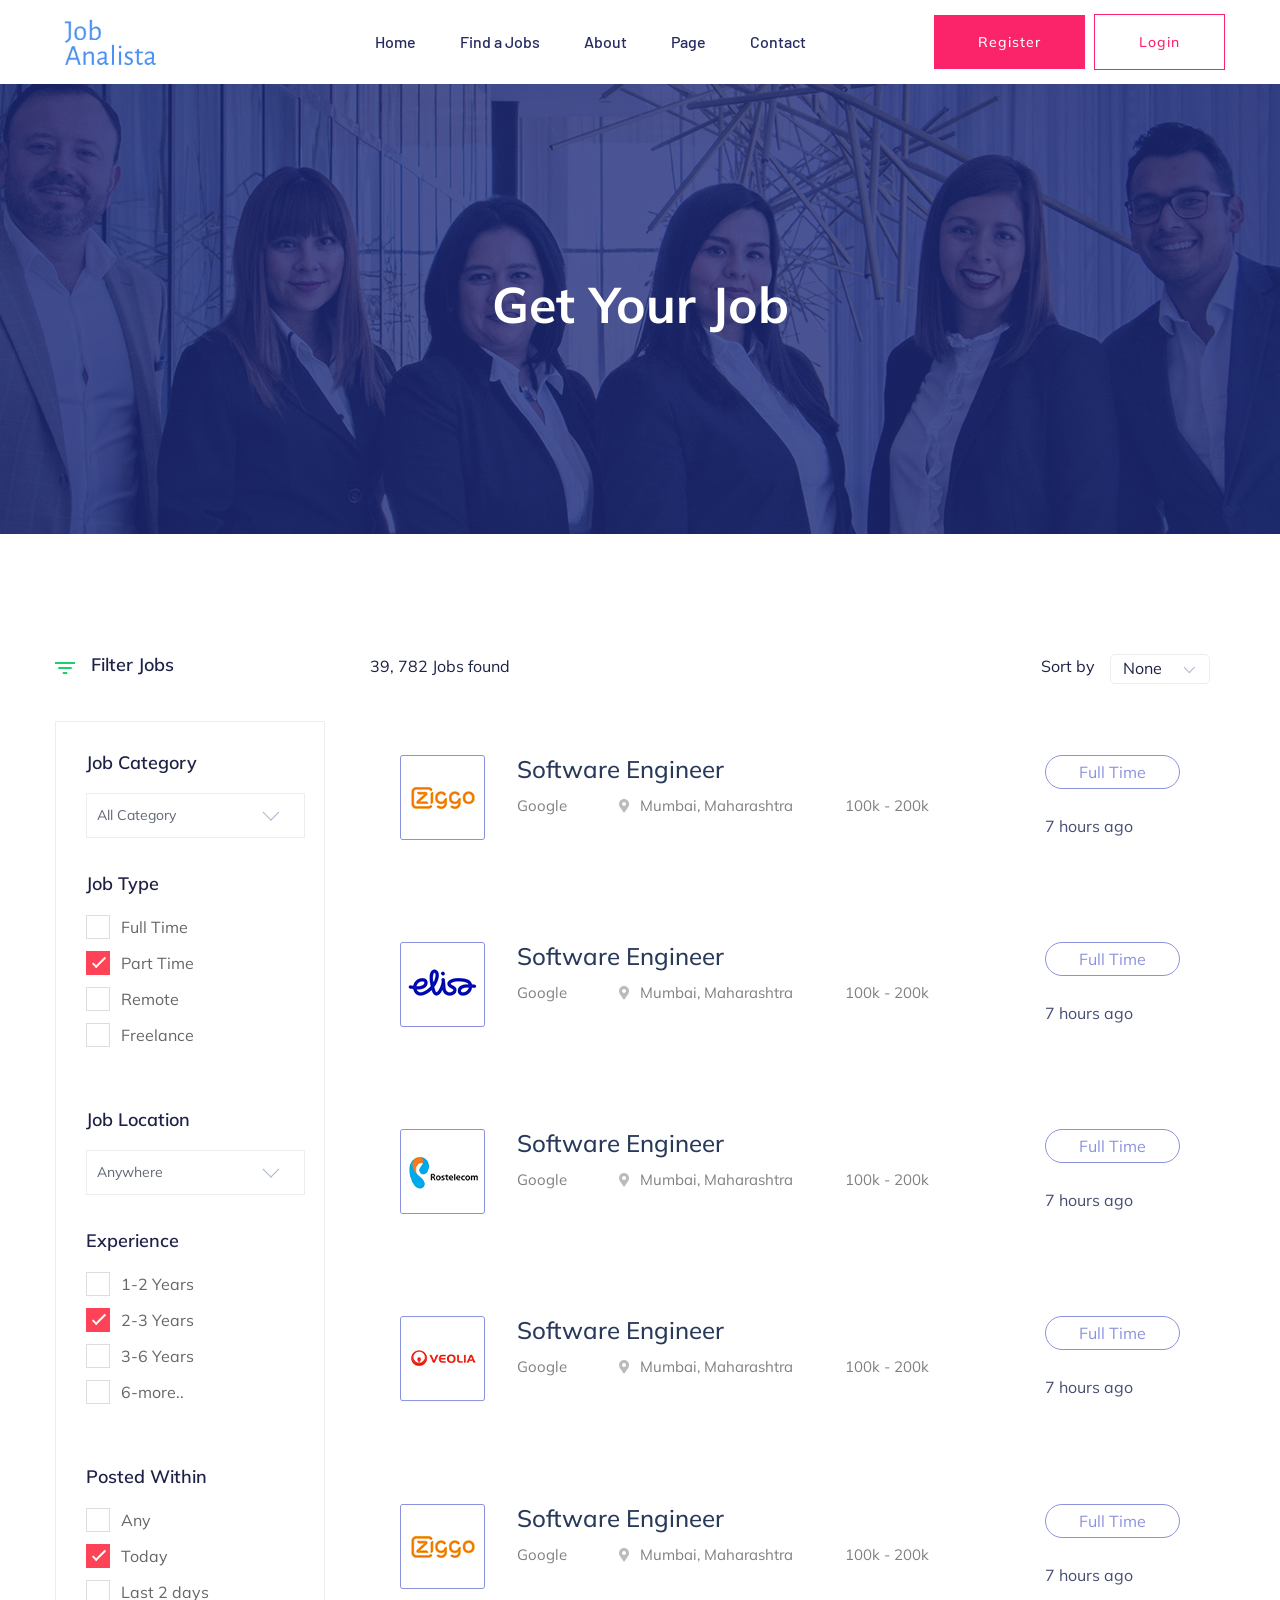
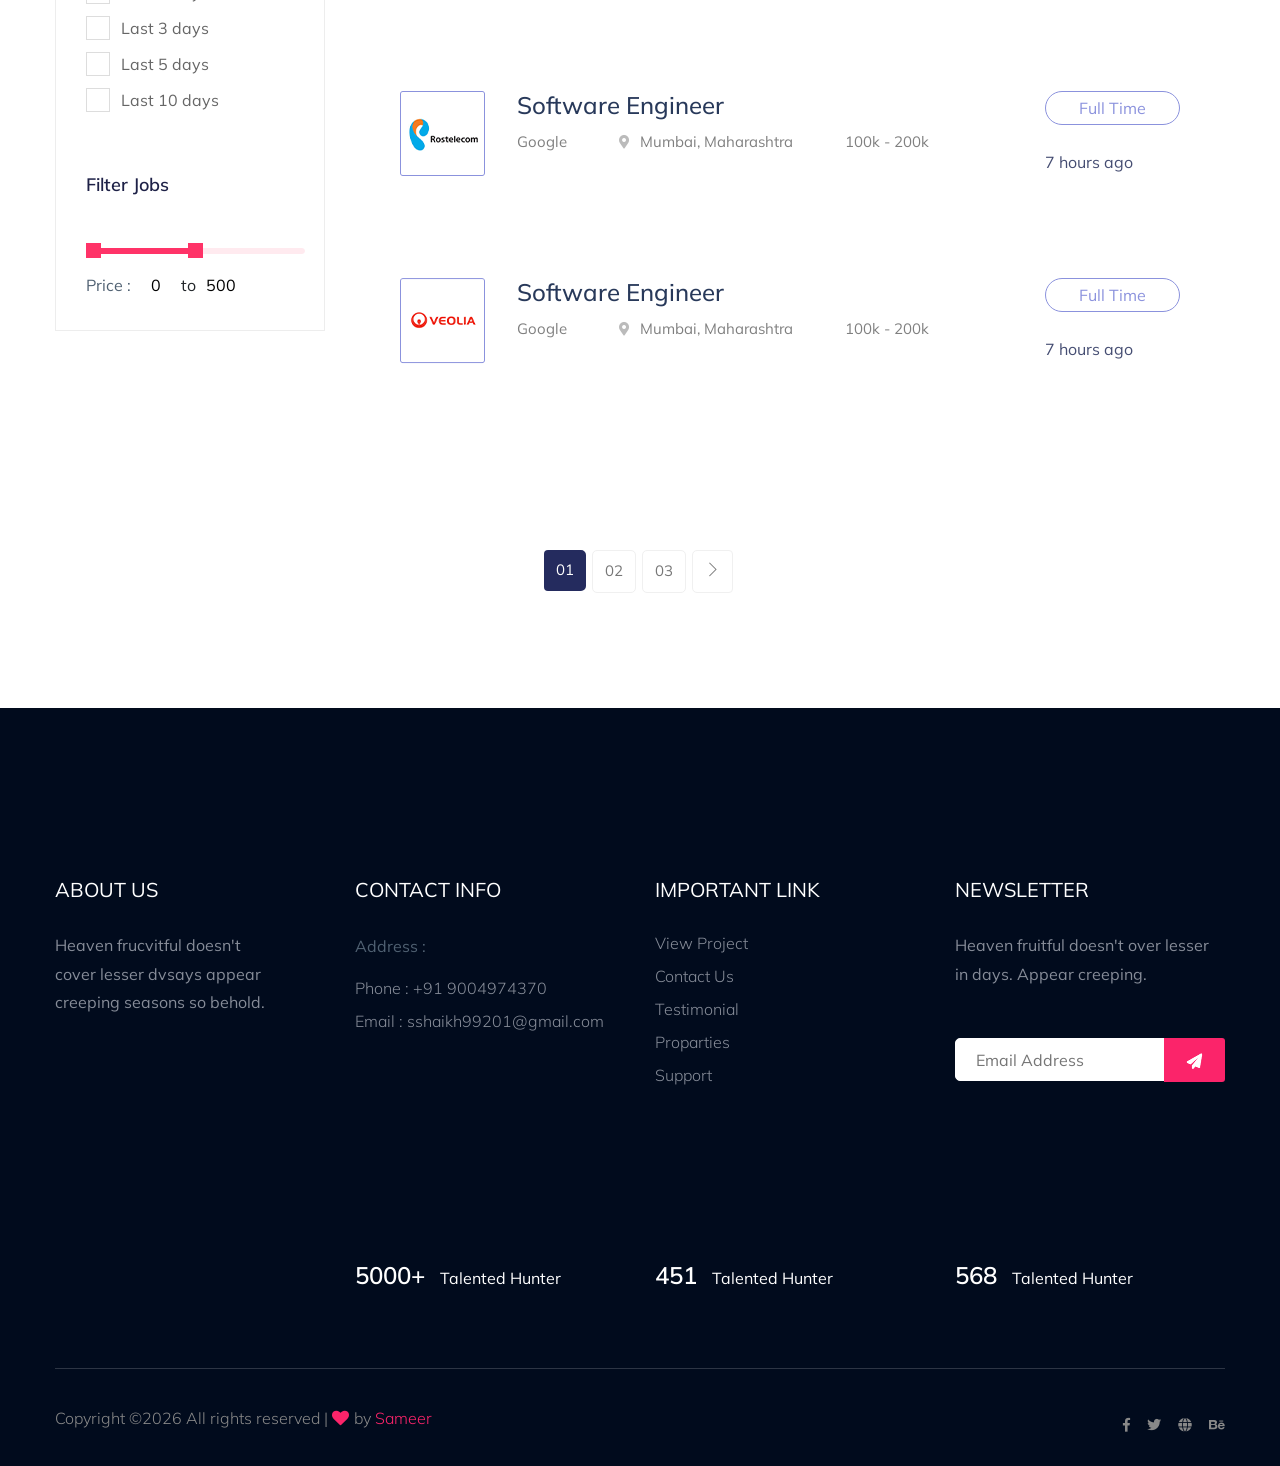
<file: job_listing.html>
<!doctype html>
<html class="no-js" lang="zxx">
    <head>
        <meta charset="utf-8">
        <meta http-equiv="x-ua-compatible" content="ie=edge">
         <title>Job board HTML-5 Template </title>
        <meta name="description" content="">
        <meta name="viewport" content="width=device-width, initial-scale=1">
        <link rel="manifest" href="site.webmanifest">
		<link rel="shortcut icon" type="image/x-icon" href="assets/img/favicon.ico">

		<!-- CSS here -->
            <link rel="stylesheet" href="assets/css/bootstrap.min.css">
            <link rel="stylesheet" href="assets/css/owl.carousel.min.css">
            <link rel="stylesheet" href="assets/css/price_rangs.css">
            <link rel="stylesheet" href="assets/css/flaticon.css">
            <link rel="stylesheet" href="assets/css/slicknav.css">
            <link rel="stylesheet" href="assets/css/animate.min.css">
            <link rel="stylesheet" href="assets/css/magnific-popup.css">
            <link rel="stylesheet" href="assets/css/fontawesome-all.min.css">
            <link rel="stylesheet" href="assets/css/themify-icons.css">
            <link rel="stylesheet" href="assets/css/slick.css">
            <link rel="stylesheet" href="assets/css/nice-select.css">
            <link rel="stylesheet" href="assets/css/style.css">
   </head>

   <body>
    <!-- Preloader Start -->
    <div id="preloader-active">
        <div class="preloader d-flex align-items-center justify-content-center">
            <div class="preloader-inner position-relative">
                <div class="preloader-circle"></div>
                <div class="preloader-img pere-text">
                    <img src="assets/img/logo/logo1.png" alt="">
                </div>
            </div>
        </div>
    </div>
    <!-- Preloader Start -->
    <header>
        <!-- Header Start -->
       <div class="header-area header-transparrent">
           <div class="headder-top header-sticky">
                <div class="container">
                    <div class="row align-items-center">
                        <div class="col-lg-3 col-md-2">
                            <!-- Logo -->
                            <div class="logo">
                                <a href="index.html"><img src="assets/img/logo/logo1.png" alt="" height="50"></a>
                            </div>  
                        </div>
                        <div class="col-lg-9 col-md-9">
                            <div class="menu-wrapper">
                                <!-- Main-menu -->
                                <div class="main-menu">
                                    <nav class="d-none d-lg-block">
                                        <ul id="navigation">
                                            <li><a href="index.html">Home</a></li>
                                            <li><a href="job_listing.html">Find a Jobs </a></li>
                                            <li><a href="about.html">About</a></li>
                                            <li><a href="#">Page</a>
                                                <ul class="submenu">
                                                    <li><a href="blog.html">Blog</a></li>
                                                    <li><a href="single-blog.html">Blog Details</a></li>
                                                    <li><a href="elements.html">Elements</a></li>
                                                    <li><a href="job_details.html">job Details</a></li>
                                                </ul>
                                            </li>
                                            <li><a href="contact.html">Contact</a></li>
                                        </ul>
                                    </nav>
                                </div>          
                                <!-- Header-btn -->
                                <div class="header-btn d-none f-right d-lg-block">
                                    <a href="#" class="btn head-btn1">Register</a>
                                    <a href="#" class="btn head-btn2">Login</a>
                                </div>
                            </div>
                        </div>
                        <!-- Mobile Menu -->
                        <div class="col-12">
                            <div class="mobile_menu d-block d-lg-none"></div>
                        </div>
                    </div>
                </div>
           </div>
       </div>
        <!-- Header End -->
    </header>
    <main>

        <!-- Hero Area Start-->
        <div class="slider-area ">
            <div class="single-slider section-overly slider-height2 d-flex align-items-center" data-background="assets/img/hero/about.jpg">
                <div class="container">
                    <div class="row">
                        <div class="col-xl-12">
                            <div class="hero-cap text-center">
                                <h2>Get your job</h2>
                            </div>
                        </div>
                    </div>
                </div>
            </div>
        </div>
        <!-- Hero Area End -->
        <!-- Job List Area Start -->
        <div class="job-listing-area pt-120 pb-120">
            <div class="container">
                <div class="row">
                    <!-- Left content -->
                    <div class="col-xl-3 col-lg-3 col-md-4">
                        <div class="row">
                            <div class="col-12">
                                    <div class="small-section-tittle2 mb-45">
                                    <div class="ion"> <svg 
                                        xmlns="http://www.w3.org/2000/svg"
                                        xmlns:xlink="http://www.w3.org/1999/xlink"
                                        width="20px" height="12px">
                                    <path fill-rule="evenodd"  fill="rgb(27, 207, 107)"
                                        d="M7.778,12.000 L12.222,12.000 L12.222,10.000 L7.778,10.000 L7.778,12.000 ZM-0.000,-0.000 L-0.000,2.000 L20.000,2.000 L20.000,-0.000 L-0.000,-0.000 ZM3.333,7.000 L16.667,7.000 L16.667,5.000 L3.333,5.000 L3.333,7.000 Z"/>
                                    </svg>
                                    </div>
                                    <h4>Filter Jobs</h4>
                                </div>
                            </div>
                        </div>
                        <!-- Job Category Listing start -->
                        <div class="job-category-listing mb-50">
                            <!-- single one -->
                            <div class="single-listing">
                               <div class="small-section-tittle2">
                                     <h4>Job Category</h4>
                               </div>
                                <!-- Select job items start -->
                                <div class="select-job-items2">
                                    <select name="select">
                                        <option value="">All Category</option>
                                        <option value="">Category 1</option>
                                        <option value="">Category 2</option>
                                        <option value="">Category 3</option>
                                        <option value="">Category 4</option>
                                    </select>
                                </div>
                                <!--  Select job items End-->
                                <!-- select-Categories start -->
                                <div class="select-Categories pt-80 pb-50">
                                    <div class="small-section-tittle2">
                                        <h4>Job Type</h4>
                                    </div>
                                    <label class="container">Full Time
                                        <input type="checkbox" >
                                        <span class="checkmark"></span>
                                    </label>
                                    <label class="container">Part Time
                                        <input type="checkbox" checked="checked active">
                                        <span class="checkmark"></span>
                                    </label>
                                    <label class="container">Remote
                                        <input type="checkbox">
                                        <span class="checkmark"></span>
                                    </label>
                                    <label class="container">Freelance
                                        <input type="checkbox">
                                        <span class="checkmark"></span>
                                    </label>
                                </div>
                                <!-- select-Categories End -->
                            </div>
                            <!-- single two -->
                            <div class="single-listing">
                               <div class="small-section-tittle2">
                                     <h4>Job Location</h4>
                               </div>
                                <!-- Select job items start -->
                                <div class="select-job-items2">
                                    <select name="select">
                                        <option value="">Anywhere</option>
                                        <option value="">Category 1</option>
                                        <option value="">Category 2</option>
                                        <option value="">Category 3</option>
                                        <option value="">Category 4</option>
                                    </select>
                                </div>
                                <!--  Select job items End-->
                                <!-- select-Categories start -->
                                <div class="select-Categories pt-80 pb-50">
                                    <div class="small-section-tittle2">
                                        <h4>Experience</h4>
                                    </div>
                                    <label class="container">1-2 Years
                                        <input type="checkbox" >
                                        <span class="checkmark"></span>
                                    </label>
                                    <label class="container">2-3 Years
                                        <input type="checkbox" checked="checked active">
                                        <span class="checkmark"></span>
                                    </label>
                                    <label class="container">3-6 Years
                                        <input type="checkbox">
                                        <span class="checkmark"></span>
                                    </label>
                                    <label class="container">6-more..
                                        <input type="checkbox">
                                        <span class="checkmark"></span>
                                    </label>
                                </div>
                                <!-- select-Categories End -->
                            </div>
                            <!-- single three -->
                            <div class="single-listing">
                                <!-- select-Categories start -->
                                <div class="select-Categories pb-50">
                                    <div class="small-section-tittle2">
                                        <h4>Posted Within</h4>
                                    </div>
                                    <label class="container">Any
                                        <input type="checkbox" >
                                        <span class="checkmark"></span>
                                    </label>
                                    <label class="container">Today
                                        <input type="checkbox" checked="checked active">
                                        <span class="checkmark"></span>
                                    </label>
                                    <label class="container">Last 2 days
                                        <input type="checkbox">
                                        <span class="checkmark"></span>
                                    </label>
                                    <label class="container">Last 3 days
                                        <input type="checkbox">
                                        <span class="checkmark"></span>
                                    </label>
                                    <label class="container">Last 5 days
                                        <input type="checkbox">
                                        <span class="checkmark"></span>
                                    </label>
                                    <label class="container">Last 10 days
                                        <input type="checkbox">
                                        <span class="checkmark"></span>
                                    </label>
                                </div>
                                <!-- select-Categories End -->
                            </div>
                            <div class="single-listing">
                                <!-- Range Slider Start -->
                                <aside class="left_widgets p_filter_widgets price_rangs_aside sidebar_box_shadow">
                                    <div class="small-section-tittle2">
                                        <h4>Filter Jobs</h4>
                                    </div>
                                    <div class="widgets_inner">
                                        <div class="range_item">
                                            <!-- <div id="slider-range"></div> -->
                                            <input type="text" class="js-range-slider" value="" />
                                            <div class="d-flex align-items-center">
                                                <div class="price_text">
                                                    <p>Price :</p>
                                                </div>
                                                <div class="price_value d-flex justify-content-center">
                                                    <input type="text" class="js-input-from" id="amount" readonly />
                                                    <span>to</span>
                                                    <input type="text" class="js-input-to" id="amount" readonly />
                                                </div>
                                            </div>
                                        </div>
                                    </div>
                                </aside>
                              <!-- Range Slider End -->
                            </div>
                        </div>
                        <!-- Job Category Listing End -->
                    </div>
                    <!-- Right content -->
                    <div class="col-xl-9 col-lg-9 col-md-8">
                        <!-- Featured_job_start -->
                        <section class="featured-job-area">
                            <div class="container">
                                <!-- Count of Job list Start -->
                                <div class="row">
                                    <div class="col-lg-12">
                                        <div class="count-job mb-35">
                                            <span>39, 782 Jobs found</span>
                                            <!-- Select job items start -->
                                            <div class="select-job-items">
                                                <span>Sort by</span>
                                                <select name="select">
                                                    <option value="">None</option>
                                                    <option value="">job list</option>
                                                    <option value="">job list</option>
                                                    <option value="">job list</option>
                                                </select>
                                            </div>
                                            <!--  Select job items End-->
                                        </div>
                                    </div>
                                </div>
                                <!-- Count of Job list End -->
                                <!-- single-job-content -->
                                <div class="single-job-items mb-30">
                                    <div class="job-items">
                                        <div class="company-img">
                                            <a href="#"><img src="assets/img/icon/job-list1.png" alt=""></a>
                                        </div>
                                        <div class="job-tittle job-tittle2">
                                            <a href="#">
                                                <h4>Software Engineer</h4>
                                            </a>
                                            <ul>
                                                <li>Google</li>
                                                <li><i class="fas fa-map-marker-alt"></i>Mumbai, Maharashtra</li>
                                                <li>100k - 200k</li>
                                            </ul>
                                        </div>
                                    </div>
                                    <div class="items-link items-link2 f-right">
                                        <a href="job_details.html">Full Time</a>
                                        <span>7 hours ago</span>
                                    </div>
                                </div>
                                <!-- single-job-content -->
                                <div class="single-job-items mb-30">
                                    <div class="job-items">
                                        <div class="company-img">
                                            <a href="#"><img src="assets/img/icon/job-list2.png" alt=""></a>
                                        </div>
                                        <div class="job-tittle job-tittle2">
                                            <a href="#">
                                                <h4>Software Engineer</h4>
                                            </a>
                                            <ul>
                                                <li>Google</li>
                                                <li><i class="fas fa-map-marker-alt"></i>Mumbai, Maharashtra</li>
                                                <li>100k - 200k</li>
                                            </ul>
                                        </div>
                                    </div>
                                    <div class="items-link items-link2 f-right">
                                        <a href="job_details.html">Full Time</a>
                                        <span>7 hours ago</span>
                                    </div>
                                </div>
                                <!-- single-job-content -->
                                <div class="single-job-items mb-30">
                                    <div class="job-items">
                                        <div class="company-img">
                                            <a href="#"><img src="assets/img/icon/job-list3.png" alt=""></a>
                                        </div>
                                        <div class="job-tittle job-tittle2">
                                            <a href="#">
                                                <h4>Software Engineer</h4>
                                            </a>
                                            <ul>
                                                <li>Google</li>
                                                <li><i class="fas fa-map-marker-alt"></i>Mumbai, Maharashtra</li>
                                                <li>100k - 200k</li>
                                            </ul>
                                        </div>
                                    </div>
                                    <div class="items-link items-link2 f-right">
                                        <a href="job_details.html">Full Time</a>
                                        <span>7 hours ago</span>
                                    </div>
                                </div>
                                <!-- single-job-content -->
                                <div class="single-job-items mb-30">
                                    <div class="job-items">
                                        <div class="company-img">
                                            <a href="#"><img src="assets/img/icon/job-list4.png" alt=""></a>
                                        </div>
                                        <div class="job-tittle job-tittle2">
                                            <a href="#">
                                                <h4>Software Engineer</h4>
                                            </a>
                                            <ul>
                                                <li>Google</li>
                                                <li><i class="fas fa-map-marker-alt"></i>Mumbai, Maharashtra</li>
                                                <li>100k - 200k</li>
                                            </ul>
                                        </div>
                                    </div>
                                    <div class="items-link items-link2 f-right">
                                        <a href="job_details.html">Full Time</a>
                                        <span>7 hours ago</span>
                                    </div>
                                </div>
                                <!-- single-job-content -->
                                <div class="single-job-items mb-30">
                                    <div class="job-items">
                                        <div class="company-img">
                                            <a href="#"><img src="assets/img/icon/job-list1.png" alt=""></a>
                                        </div>
                                        <div class="job-tittle job-tittle2">
                                            <a href="#">
                                                <h4>Software Engineer</h4>
                                            </a>
                                            <ul>
                                                <li>Google</li>
                                                <li><i class="fas fa-map-marker-alt"></i>Mumbai, Maharashtra</li>
                                                <li>100k - 200k</li>
                                            </ul>
                                        </div>
                                    </div>
                                    <div class="items-link items-link2 f-right">
                                        <a href="job_details.html">Full Time</a>
                                        <span>7 hours ago</span>
                                    </div>
                                </div>
                                <!-- single-job-content -->
                                <div class="single-job-items mb-30">
                                    <div class="job-items">
                                        <div class="company-img">
                                            <a href="#"><img src="assets/img/icon/job-list3.png" alt=""></a>
                                        </div>
                                        <div class="job-tittle job-tittle2">
                                            <a href="#">
                                                <h4>Software Engineer</h4>
                                            </a>
                                            <ul>
                                                <li>Google</li>
                                                <li><i class="fas fa-map-marker-alt"></i>Mumbai, Maharashtra</li>
                                                <li>100k - 200k</li>
                                            </ul>
                                        </div>
                                    </div>
                                    <div class="items-link items-link2 f-right">
                                        <a href="job_details.html">Full Time</a>
                                        <span>7 hours ago</span>
                                    </div>
                                </div>
                                <!-- single-job-content -->
                                <div class="single-job-items mb-30">
                                    <div class="job-items">
                                        <div class="company-img">
                                            <a href="#"><img src="assets/img/icon/job-list4.png" alt=""></a>
                                        </div>
                                        <div class="job-tittle job-tittle2">
                                            <a href="#">
                                                <h4>Software Engineer</h4>
                                            </a>
                                            <ul>
                                                <li>Google</li>
                                                <li><i class="fas fa-map-marker-alt"></i>Mumbai, Maharashtra</li>
                                                <li>100k - 200k</li>
                                            </ul>
                                        </div>
                                    </div>
                                    <div class="items-link items-link2 f-right">
                                        <a href="job_details.html">Full Time</a>
                                        <span>7 hours ago</span>
                                    </div>
                                </div>
                            </div>
                        </section>
                        <!-- Featured_job_end -->
                    </div>
                </div>
            </div>
        </div>
        <!-- Job List Area End -->
        <!--Pagination Start  -->
        <div class="pagination-area pb-115 text-center">
            <div class="container">
                <div class="row">
                    <div class="col-xl-12">
                        <div class="single-wrap d-flex justify-content-center">
                            <nav aria-label="Page navigation example">
                                <ul class="pagination justify-content-start">
                                    <li class="page-item active"><a class="page-link" href="#">01</a></li>
                                    <li class="page-item"><a class="page-link" href="#">02</a></li>
                                    <li class="page-item"><a class="page-link" href="#">03</a></li>
                                <li class="page-item"><a class="page-link" href="#"><span class="ti-angle-right"></span></a></li>
                                </ul>
                            </nav>
                        </div>
                    </div>
                </div>
            </div>
        </div>
        <!--Pagination End  -->
        
    </main>
    <footer>
        <!-- Footer Start-->
        <div class="footer-area footer-bg footer-padding">
            <div class="container">
                <div class="row d-flex justify-content-between">
                    <div class="col-xl-3 col-lg-3 col-md-4 col-sm-6">
                       <div class="single-footer-caption mb-50">
                         <div class="single-footer-caption mb-30">
                             <div class="footer-tittle">
                                 <h4>About Us</h4>
                                 <div class="footer-pera">
                                     <p>Heaven frucvitful doesn't cover lesser dvsays appear creeping seasons so behold.</p>
                                </div>
                             </div>
                         </div>

                       </div>
                    </div>
                    <div class="col-xl-3 col-lg-3 col-md-4 col-sm-5">
                        <div class="single-footer-caption mb-50">
                            <div class="footer-tittle">
                                <h4>Contact Info</h4>
                                <ul>
                                    <li>
                                    <p>Address :</p>
                                    </li>
                                    <li><a href="#">Phone : +91 9004974370</a></li>
                                    <li><a href="#">Email : sshaikh99201@gmail.com</a></li>
                                </ul>
                            </div>

                        </div>
                    </div>
                    <div class="col-xl-3 col-lg-3 col-md-4 col-sm-5">
                        <div class="single-footer-caption mb-50">
                            <div class="footer-tittle">
                                <h4>Important Link</h4>
                                <ul>
                                    <li><a href="#"> View Project</a></li>
                                    <li><a href="#">Contact Us</a></li>
                                    <li><a href="#">Testimonial</a></li>
                                    <li><a href="#">Proparties</a></li>
                                    <li><a href="#">Support</a></li>
                                </ul>
                            </div>
                        </div>
                    </div>
                    <div class="col-xl-3 col-lg-3 col-md-4 col-sm-5">
                        <div class="single-footer-caption mb-50">
                            <div class="footer-tittle">
                                <h4>Newsletter</h4>
                                <div class="footer-pera footer-pera2">
                                 <p>Heaven fruitful doesn't over lesser in days. Appear creeping.</p>
                             </div>
                             <!-- Form -->
                             <div class="footer-form" >
                                 <div id="mc_embed_signup">
                                     <form target="_blank" action="https://spondonit.us12.list-manage.com/subscribe/post?u=1462626880ade1ac87bd9c93a&amp;id=92a4423d01"
                                     method="get" class="subscribe_form relative mail_part">
                                         <input type="email" name="email" id="newsletter-form-email" placeholder="Email Address"
                                         class="placeholder hide-on-focus" onfocus="this.placeholder = ''"
                                         onblur="this.placeholder = ' Email Address '">
                                         <div class="form-icon">
                                             <button type="submit" name="submit" id="newsletter-submit"
                                             class="email_icon newsletter-submit button-contactForm"><img src="assets/img/icon/form.png" alt=""></button>
                                         </div>
                                         <div class="mt-10 info"></div>
                                     </form>
                                 </div>
                             </div>
                            </div>
                        </div>
                    </div>
                </div>
               <!--  -->
               <div class="row footer-wejed justify-content-between">
                       <div class="col-xl-3 col-lg-3 col-md-4 col-sm-6">
                          <!-- logo -->
                          <div class="footer-logo mb-20">
                            <!-- <a href="index.html"><img src="assets/img/logo/logo1.png" alt="" height="50"></a> -->
                          </div>
                       </div>
                       <div class="col-xl-3 col-lg-3 col-md-4 col-sm-5">
                        <div class="footer-tittle-bottom">
                            <span>5000+</span>
                            <p>Talented Hunter</p>
                        </div>
                       </div>
                       <div class="col-xl-3 col-lg-3 col-md-4 col-sm-5">
                            <div class="footer-tittle-bottom">
                                <span>451</span>
                                <p>Talented Hunter</p>
                            </div>
                       </div>
                       <div class="col-xl-3 col-lg-3 col-md-4 col-sm-5">
                            <!-- Footer Bottom Tittle -->
                            <div class="footer-tittle-bottom">
                                <span>568</span>
                                <p>Talented Hunter</p>
                            </div>
                       </div>
               </div>
            </div>
        </div>
        <!-- footer-bottom area -->
        <div class="footer-bottom-area footer-bg">
            <div class="container">
                <div class="footer-border">
                     <div class="row d-flex justify-content-between align-items-center">
                         <div class="col-xl-10 col-lg-10 ">
                             <div class="footer-copy-right">
                                 <p><!-- Link back to Colorlib can't be removed. Template is licensed under CC BY 3.0. -->
  Copyright &copy;<script>document.write(new Date().getFullYear());</script> All rights reserved | <i class="fa fa-heart" aria-hidden="true"></i> by <a href="https://colorlib.com" target="_blank">Sameer</a>
  <!-- Link back to Colorlib can't be removed. Template is licensed under CC BY 3.0. --></p>
                             </div>
                         </div>
                         <div class="col-xl-2 col-lg-2">
                             <div class="footer-social f-right">
                                 <a href="#"><i class="fab fa-facebook-f"></i></a>
                                 <a href="#"><i class="fab fa-twitter"></i></a>
                                 <a href="#"><i class="fas fa-globe"></i></a>
                                 <a href="#"><i class="fab fa-behance"></i></a>
                             </div>
                         </div>
                     </div>
                </div>
            </div>
        </div>
        <!-- Footer End-->
    </footer>

	<!-- JS here -->
	
		<!-- All JS Custom Plugins Link Here here -->
        <script src="./assets/js/vendor/modernizr-3.5.0.min.js"></script>
		<!-- Jquery, Popper, Bootstrap -->
		<script src="./assets/js/vendor/jquery-1.12.4.min.js"></script>
        <script src="./assets/js/popper.min.js"></script>
        <script src="./assets/js/bootstrap.min.js"></script>
	    <!-- Jquery Mobile Menu -->
        <script src="./assets/js/jquery.slicknav.min.js"></script>

		<!-- Jquery Slick , Owl-Carousel Range -->
        <script src="./assets/js/owl.carousel.min.js"></script>
        <script src="./assets/js/slick.min.js"></script>
        <script src="./assets/js/price_rangs.js"></script>
		<!-- One Page, Animated-HeadLin -->
        <script src="./assets/js/wow.min.js"></script>
		<script src="./assets/js/animated.headline.js"></script>
        <script src="./assets/js/jquery.magnific-popup.js"></script>

		<!-- Scrollup, nice-select, sticky -->
        <script src="./assets/js/jquery.scrollUp.min.js"></script>
        <script src="./assets/js/jquery.nice-select.min.js"></script>
		<script src="./assets/js/jquery.sticky.js"></script>
        
        <!-- contact js -->
        <script src="./assets/js/contact.js"></script>
        <script src="./assets/js/jquery.form.js"></script>
        <script src="./assets/js/jquery.validate.min.js"></script>
        <script src="./assets/js/mail-script.js"></script>
        <script src="./assets/js/jquery.ajaxchimp.min.js"></script>
        
		<!-- Jquery Plugins, main Jquery -->	
        <script src="./assets/js/plugins.js"></script>
        <script src="./assets/js/main.js"></script>
        
    </body>
</html>
</file>
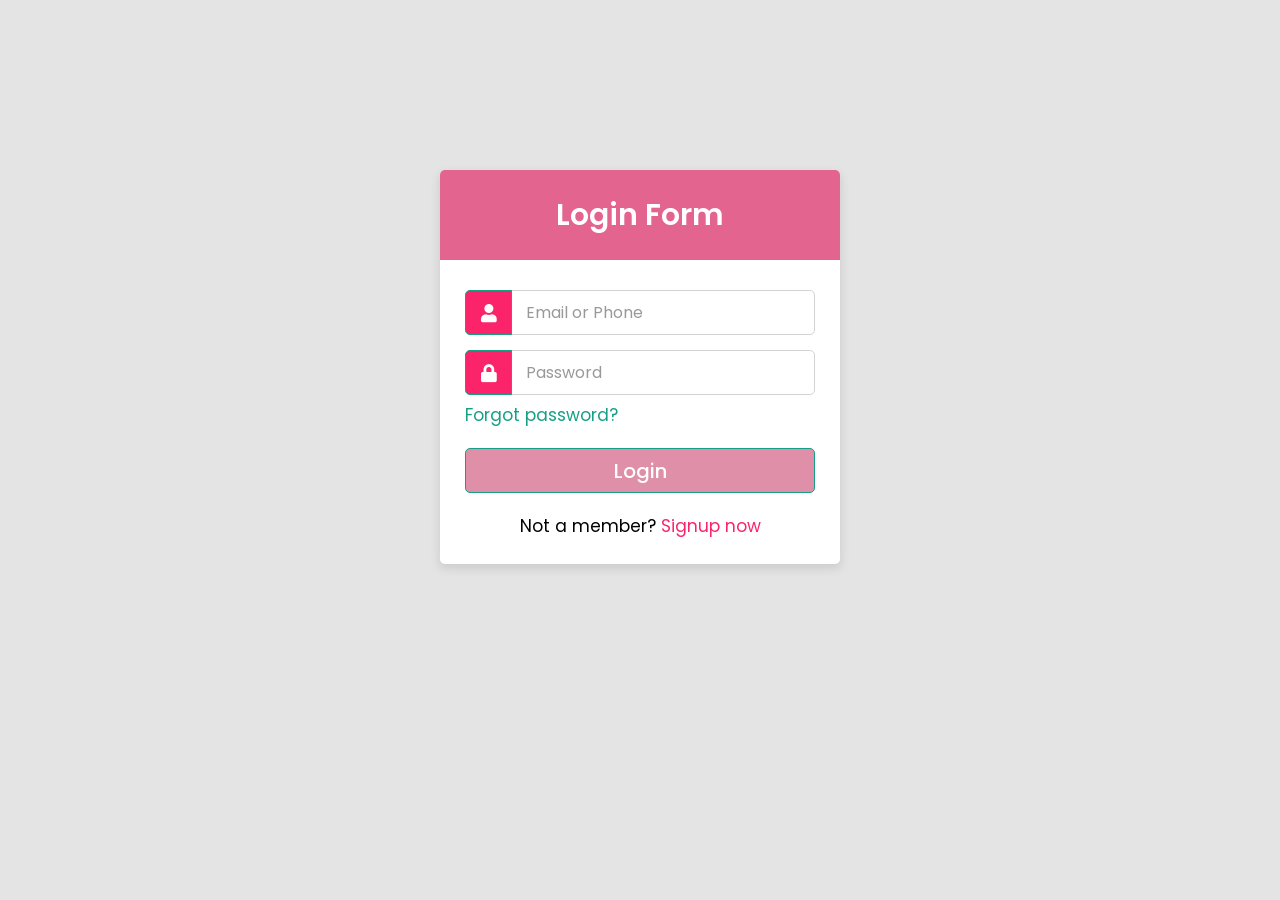
<file: login/login.html>
<!DOCTYPE html>
<!-- Created By CodingLab - www.codinglabweb.com -->
<html lang="en" dir="ltr">
  <head>
    <meta charset="utf-8">
    <meta name="viewport" content="width=device-width, initial-scale=1.0">
     <title>Login Form | CodingLab</title> 
    <link rel="stylesheet" href="style.css">
    <link rel="stylesheet" href="https://cdnjs.cloudflare.com/ajax/libs/font-awesome/5.15.2/css/all.min.css"/>
  </head>
  <body>
    <div class="container">
      <div class="wrapper">
        <div class="title"><span>Login Form</span></div>
        <form action="#">
          <div class="row">
            <i class="fas fa-user"></i>
            <input type="text" placeholder="Email or Phone" required>
          </div>
          <div class="row">
            <i class="fas fa-lock"></i>
            <input type="password" placeholder="Password" required>
          </div>
          <div class="pass"><a href="#">Forgot password?</a></div>
          <div class="row button">
            <input type="submit" value="Login">
          </div>
          <div class="signup-link">Not a member? <a href="#">Signup now</a></div>
        </form>
      </div>
    </div>

  </body>
</html>
</file>
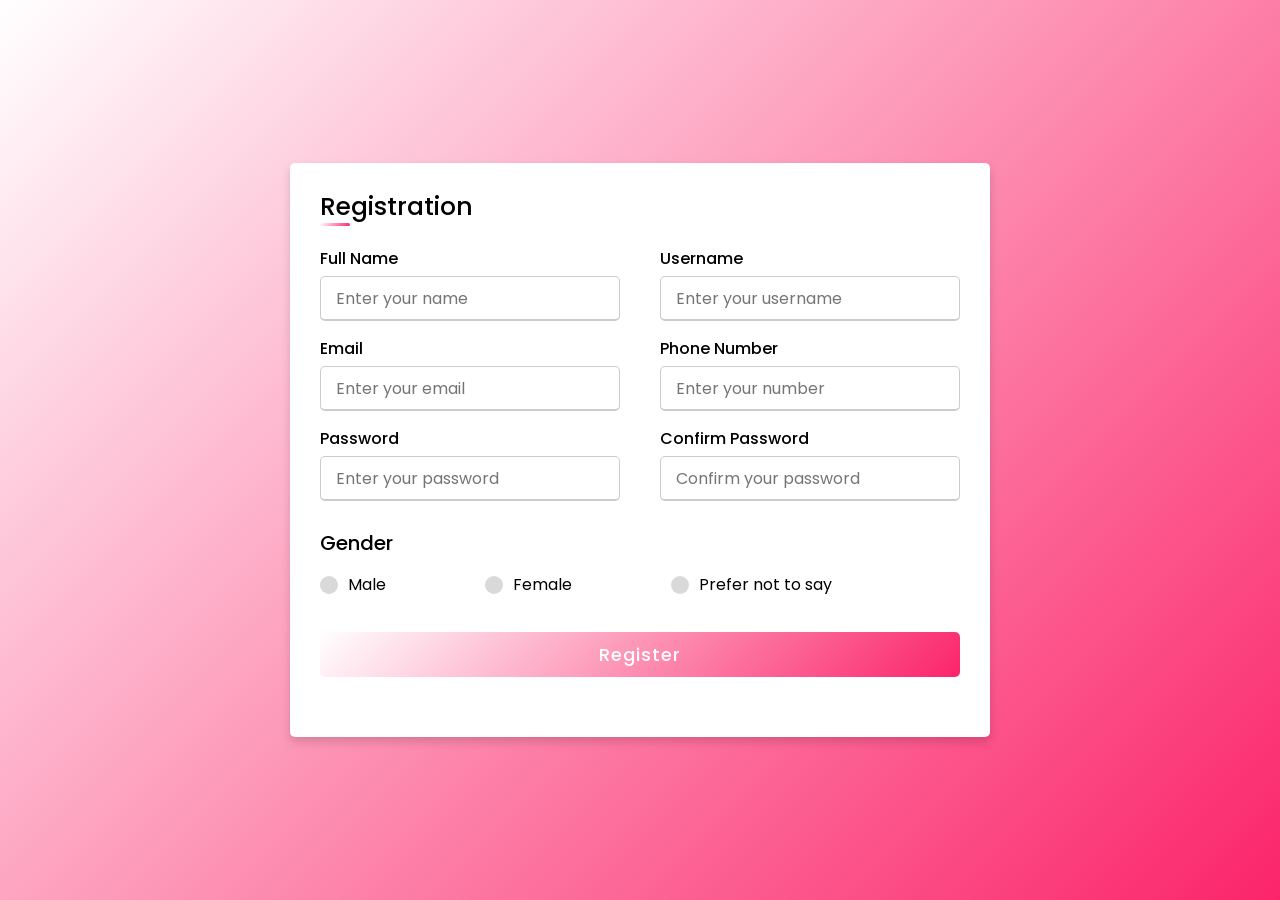
<file: registration-page/register.html>
<!DOCTYPE html>
<!-- Created By CodingLab - www.codinglabweb.com -->
<html lang="en" dir="ltr">
  <head>
    <meta charset="UTF-8">
    <title> Responsive Registration Form | CodingLab </title>
    <link rel="stylesheet" href="styles.css">
     <meta name="viewport" content="width=device-width, initial-scale=1.0">
   </head>
<body>
  <div class="container">
    <div class="title">Registration</div>
    <div class="content">
      <form action="#">
        <div class="user-details">
          <div class="input-box">
            <span class="details">Full Name</span>
            <input type="text" placeholder="Enter your name" required>
          </div>
          <div class="input-box">
            <span class="details">Username</span>
            <input type="text" placeholder="Enter your username" required>
          </div>
          <div class="input-box">
            <span class="details">Email</span>
            <input type="text" placeholder="Enter your email" required>
          </div>
          <div class="input-box">
            <span class="details">Phone Number</span>
            <input type="text" placeholder="Enter your number" required>
          </div>
          <div class="input-box">
            <span class="details">Password</span>
            <input type="text" placeholder="Enter your password" required>
          </div>
          <div class="input-box">
            <span class="details">Confirm Password</span>
            <input type="text" placeholder="Confirm your password" required>
          </div>
        </div>
        <div class="gender-details">
          <input type="radio" name="gender" id="dot-1">
          <input type="radio" name="gender" id="dot-2">
          <input type="radio" name="gender" id="dot-3">
          <span class="gender-title">Gender</span>
          <div class="category">
            <label for="dot-1">
            <span class="dot one"></span>
            <span class="gender">Male</span>
          </label>
          <label for="dot-2">
            <span class="dot two"></span>
            <span class="gender">Female</span>
          </label>
          <label for="dot-3">
            <span class="dot three"></span>
            <span class="gender">Prefer not to say</span>
            </label>
          </div>
        </div>
        <div class="button">
          <input type="submit" value="Register">
        </div>
      </form>
    </div>
  </div>

</body>
</html>
</file>
<file: assets/css/flaticon.css>
/*
  	Flaticon icon font: Flaticon
  	Creation date: 10/03/2020 09:37
  	*/

@font-face {
  font-family: "Flaticon";
  src: url("../fonts/Flaticon.eot");
  src: url("../fonts/Flaticon.eot?#iefix") format("embedded-opentype"),
       url("../fonts/Flaticon.woff2") format("woff2"),
       url("../fonts/Flaticon.woff") format("woff"),
       url("../fonts/Flaticon.ttf") format("truetype"),
       url("../fonts/Flaticon.svg#Flaticon") format("svg");
  font-weight: normal;
  font-style: normal;
}

@media screen and (-webkit-min-device-pixel-ratio:0) {
  @font-face {
    font-family: "Flaticon";
    src: url("../fonts/Flaticon.svg#Flaticon") format("svg");
  }
}

[class^="flaticon-"]:before, [class*=" flaticon-"]:before,
[class^="flaticon-"]:after, [class*=" flaticon-"]:after {   
  font-family: Flaticon;

font-style: normal;
margin-left: 20px;
}

.flaticon-tour:before { content: "\f100"; }
.flaticon-report:before { content: "\f101"; }
.flaticon-cms:before { content: "\f102"; }
.flaticon-app:before { content: "\f103"; }
.flaticon-helmet:before { content: "\f104"; }
.flaticon-high-tech:before { content: "\f105"; }
.flaticon-real-estate:before { content: "\f106"; }
.flaticon-content:before { content: "\f107"; }
.flaticon-search:before { content: "\f108"; }
.flaticon-curriculum-vitae:before { content: "\f109"; }
</file>
<file: assets/css/price_rangs.css>
/* Ion.RangeSlider
// css version 2.0.3
// Â© 2013-2014 Denis Ineshin | IonDen.com
// ===================================================================================================================*/

/* =====================================================================================================================
// RangeSlider */

.irs {
    position: relative; display: block;
    -webkit-touch-callout: none;
    -webkit-user-select: none;
     -khtml-user-select: none;
       -moz-user-select: none;
        -ms-user-select: none;
            user-select: none;
}
    .irs-line {
        position: relative; display: block;
        overflow: hidden;
        outline: none !important;
    }
        .irs-line-left, .irs-line-mid, .irs-line-right {
            position: absolute; display: block;
            top: 0;
        }
        .irs-line-left {
            left: 0; width: 11%;
        }
        .irs-line-mid {
            left: 9%; width: 82%;
        }
        .irs-line-right {
            right: 0; width: 11%;
        }

    .irs-bar {
        position: absolute; display: block;
        left: 0; width: 0;
    }
        .irs-bar-edge {
            position: absolute; display: block;
            top: 0; left: 0;
        }

    .irs-shadow {
        position: absolute; display: none;
        left: 0; width: 0;
    }

    .irs-slider {
        position: absolute; display: block;
        cursor: default;
        z-index: 1;
    }
        .irs-slider.single {

        }
        .irs-slider.from {

        }
        .irs-slider.to {

        }
        .irs-slider.type_last {
            z-index: 2;
        }

    .irs-min {
        position: absolute; display: block;
        left: 0;
        cursor: default;
    }
    .irs-max {
        position: absolute; display: block;
        right: 0;
        cursor: default;
    }

    .irs-from, .irs-to, .irs-single {
        position: absolute; display: block;
        top: 0; left: 0;
        cursor: default;
        white-space: nowrap;
    }

.irs-grid {
    position: absolute; display: none;
    bottom: 0; left: 0;
    width: 100%; height: 20px;
}
.irs-with-grid .irs-grid {
    display: block;
}
    .irs-grid-pol {
        position: absolute;
        top: 0; left: 0;
        width: 1px; height: 8px;
        background: #000;
    }
    .irs-grid-pol.small {
        height: 4px;
    }
    .irs-grid-text {
        position: absolute;
        bottom: 0; left: 0;
        white-space: nowrap;
        text-align: center;
        font-size: 9px; line-height: 9px;
        padding: 0 3px;
        color: #000;
    }

.irs-disable-mask {
    position: absolute; display: block;
    top: 0; left: -1%;
    width: 102%; height: 100%;
    cursor: default;
    background: rgba(0,0,0,0.0);
    z-index: 2;
}
.lt-ie9 .irs-disable-mask {
    background: #000;
    filter: alpha(opacity=0);
    cursor: not-allowed;
}

.irs-disabled {
    opacity: 0.4;
}


.irs-hidden-input {
    position: absolute !important;
    display: block !important;
    top: 0 !important;
    left: 0 !important;
    width: 0 !important;
    height: 0 !important;
    font-size: 0 !important;
    line-height: 0 !important;
    padding: 0 !important;
    margin: 0 !important;
    outline: none !important;
    z-index: -9999 !important;
    background: none !important;
    border-style: solid !important;
    border-color: transparent !important;
}


/* Ion.RangeSlider, Simple Skin
// css version 2.0.3
// Â© Denis Ineshin, 2014    https://github.com/IonDen
// Â© guybowden, 2014        https://github.com/guybowden
// ===================================================================================================================*/

/* =====================================================================================================================
// Skin details */

.irs {
    height: 55px;
}
.irs-with-grid {
    height: 75px;
}
.irs-line {
    height: 10px; top: 33px;
    background: #EEE;
    background: linear-gradient(to bottom, #DDD -50%, #FFF 150%); /* W3C */
    border: 1px solid #CCC;
    border-radius: 16px;
    -moz-border-radius: 16px;
}
    .irs-line-left {
        height: 8px;
    }
    .irs-line-mid {
        height: 8px;
    }
    .irs-line-right {
        height: 8px;
    }

.irs-bar {
    height: 10px; top: 33px;
    border-top: 1px solid #428bca;
    border-bottom: 1px solid #428bca;
    background: #428bca;
    background: linear-gradient(to top, rgba(66,139,202,1) 0%,rgba(127,195,232,1) 100%); /* W3C */
}
    .irs-bar-edge {
        height: 10px; top: 33px;
        width: 14px;
        border: 1px solid #428bca;
        border-right: 0;
        background: #428bca;
        background: linear-gradient(to top, rgba(66,139,202,1) 0%,rgba(127,195,232,1) 100%); /* W3C */
        border-radius: 16px 0 0 16px;
        -moz-border-radius: 16px 0 0 16px;
    }

.irs-shadow {
    height: 2px; top: 38px;
    background: #000;
    opacity: 0.3;
    border-radius: 5px;
    -moz-border-radius: 5px;
}
.lt-ie9 .irs-shadow {
    filter: alpha(opacity=30);
}

.irs-slider {
    top: 25px;
    width: 27px; height: 27px;
    border: 1px solid #AAA;
    background: #DDD;
    background: linear-gradient(to bottom, rgba(255,255,255,1) 0%,rgba(220,220,220,1) 20%,rgba(255,255,255,1) 100%); /* W3C */
    border-radius: 27px;
    -moz-border-radius: 27px;
    box-shadow: 1px 1px 3px rgba(0,0,0,0.3);
    cursor: pointer;
}

.irs-slider.state_hover, .irs-slider:hover {
    background: #FFF;
}

.irs-min, .irs-max {
    color: #333;
    font-size: 12px; line-height: 1.333;
    text-shadow: none;
    top: 0;
    padding: 1px 5px;
    background: rgba(0,0,0,0.1);
    border-radius: 3px;
    -moz-border-radius: 3px;
}

.lt-ie9 .irs-min, .lt-ie9 .irs-max {
    background: #ccc;
}

.lt-ie9 .irs-from, .lt-ie9 .irs-to, .lt-ie9 .irs-single {
    background: #999;
}

.irs-grid {
    height: 27px;
}
.irs-grid-pol {
    opacity: 0.5;
    background: #428bca;
}
.irs-grid-pol.small {
    background: #999;
}

.irs-grid-text {
    bottom: 5px;
    color: #99a4ac;
}

.irs-disabled {
}
</file>
<file: assets/css/themify-icons.css>
@font-face {
	font-family: 'themify';
	src:url('../fonts/themify.eot?-fvbane');


	src:url('../fonts/themify.eot?#iefix-fvbane') format('embedded-opentype'),
		url('../fonts/themify.woff?-fvbane') format('woff'),
		url('../fonts/themify.ttf?-fvbane') format('truetype'),
		url('../fonts/themify.svg?-fvbane#themify') format('svg');
	font-weight: normal;
	font-style: normal;
}

[class^="ti-"], [class*=" ti-"] {
	font-family: 'themify';
	speak: none;
	font-style: normal;
	font-weight: normal;
	font-variant: normal;
	text-transform: none;
	line-height: 1;

	/* Better Font Rendering =========== */
	-webkit-font-smoothing: antialiased;
	-moz-osx-font-smoothing: grayscale;
}

.ti-wand:before {
	content: "\e600";
}
.ti-volume:before {
	content: "\e601";
}
.ti-user:before {
	content: "\e602";
}
.ti-unlock:before {
	content: "\e603";
}
.ti-unlink:before {
	content: "\e604";
}
.ti-trash:before {
	content: "\e605";
}
.ti-thought:before {
	content: "\e606";
}
.ti-target:before {
	content: "\e607";
}
.ti-tag:before {
	content: "\e608";
}
.ti-tablet:before {
	content: "\e609";
}
.ti-star:before {
	content: "\e60a";
}
.ti-spray:before {
	content: "\e60b";
}
.ti-signal:before {
	content: "\e60c";
}
.ti-shopping-cart:before {
	content: "\e60d";
}
.ti-shopping-cart-full:before {
	content: "\e60e";
}
.ti-settings:before {
	content: "\e60f";
}
.ti-search:before {
	content: "\e610";
}
.ti-zoom-in:before {
	content: "\e611";
}
.ti-zoom-out:before {
	content: "\e612";
}
.ti-cut:before {
	content: "\e613";
}
.ti-ruler:before {
	content: "\e614";
}
.ti-ruler-pencil:before {
	content: "\e615";
}
.ti-ruler-alt:before {
	content: "\e616";
}
.ti-bookmark:before {
	content: "\e617";
}
.ti-bookmark-alt:before {
	content: "\e618";
}
.ti-reload:before {
	content: "\e619";
}
.ti-plus:before {
	content: "\e61a";
}
.ti-pin:before {
	content: "\e61b";
}
.ti-pencil:before {
	content: "\e61c";
}
.ti-pencil-alt:before {
	content: "\e61d";
}
.ti-paint-roller:before {
	content: "\e61e";
}
.ti-paint-bucket:before {
	content: "\e61f";
}
.ti-na:before {
	content: "\e620";
}
.ti-mobile:before {
	content: "\e621";
}
.ti-minus:before {
	content: "\e622";
}
.ti-medall:before {
	content: "\e623";
}
.ti-medall-alt:before {
	content: "\e624";
}
.ti-marker:before {
	content: "\e625";
}
.ti-marker-alt:before {
	content: "\e626";
}
.ti-arrow-up:before {
	content: "\e627";
}
.ti-arrow-right:before {
	content: "\e628";
}
.ti-arrow-left:before {
	content: "\e629";
}
.ti-arrow-down:before {
	content: "\e62a";
}
.ti-lock:before {
	content: "\e62b";
}
.ti-location-arrow:before {
	content: "\e62c";
}
.ti-link:before {
	content: "\e62d";
}
.ti-layout:before {
	content: "\e62e";
}
.ti-layers:before {
	content: "\e62f";
}
.ti-layers-alt:before {
	content: "\e630";
}
.ti-key:before {
	content: "\e631";
}
.ti-import:before {
	content: "\e632";
}
.ti-image:before {
	content: "\e633";
}
.ti-heart:before {
	content: "\e634";
}
.ti-heart-broken:before {
	content: "\e635";
}
.ti-hand-stop:before {
	content: "\e636";
}
.ti-hand-open:before {
	content: "\e637";
}
.ti-hand-drag:before {
	content: "\e638";
}
.ti-folder:before {
	content: "\e639";
}
.ti-flag:before {
	content: "\e63a";
}
.ti-flag-alt:before {
	content: "\e63b";
}
.ti-flag-alt-2:before {
	content: "\e63c";
}
.ti-eye:before {
	content: "\e63d";
}
.ti-export:before {
	content: "\e63e";
}
.ti-exchange-vertical:before {
	content: "\e63f";
}
.ti-desktop:before {
	content: "\e640";
}
.ti-cup:before {
	content: "\e641";
}
.ti-crown:before {
	content: "\e642";
}
.ti-comments:before {
	content: "\e643";
}
.ti-comment:before {
	content: "\e644";
}
.ti-comment-alt:before {
	content: "\e645";
}
.ti-close:before {
	content: "\e646";
}
.ti-clip:before {
	content: "\e647";
}
.ti-angle-up:before {
	content: "\e648";
}
.ti-angle-right:before {
	content: "\e649";
}
.ti-angle-left:before {
	content: "\e64a";
}
.ti-angle-down:before {
	content: "\e64b";
}
.ti-check:before {
	content: "\e64c";
}
.ti-check-box:before {
	content: "\e64d";
}
.ti-camera:before {
	content: "\e64e";
}
.ti-announcement:before {
	content: "\e64f";
}
.ti-brush:before {
	content: "\e650";
}
.ti-briefcase:before {
	content: "\e651";
}
.ti-bolt:before {
	content: "\e652";
}
.ti-bolt-alt:before {
	content: "\e653";
}
.ti-blackboard:before {
	content: "\e654";
}
.ti-bag:before {
	content: "\e655";
}
.ti-move:before {
	content: "\e656";
}
.ti-arrows-vertical:before {
	content: "\e657";
}
.ti-arrows-horizontal:before {
	content: "\e658";
}
.ti-fullscreen:before {
	content: "\e659";
}
.ti-arrow-top-right:before {
	content: "\e65a";
}
.ti-arrow-top-left:before {
	content: "\e65b";
}
.ti-arrow-circle-up:before {
	content: "\e65c";
}
.ti-arrow-circle-right:before {
	content: "\e65d";
}
.ti-arrow-circle-left:before {
	content: "\e65e";
}
.ti-arrow-circle-down:before {
	content: "\e65f";
}
.ti-angle-double-up:before {
	content: "\e660";
}
.ti-angle-double-right:before {
	content: "\e661";
}
.ti-angle-double-left:before {
	content: "\e662";
}
.ti-angle-double-down:before {
	content: "\e663";
}
.ti-zip:before {
	content: "\e664";
}
.ti-world:before {
	content: "\e665";
}
.ti-wheelchair:before {
	content: "\e666";
}
.ti-view-list:before {
	content: "\e667";
}
.ti-view-list-alt:before {
	content: "\e668";
}
.ti-view-grid:before {
	content: "\e669";
}
.ti-uppercase:before {
	content: "\e66a";
}
.ti-upload:before {
	content: "\e66b";
}
.ti-underline:before {
	content: "\e66c";
}
.ti-truck:before {
	content: "\e66d";
}
.ti-timer:before {
	content: "\e66e";
}
.ti-ticket:before {
	content: "\e66f";
}
.ti-thumb-up:before {
	content: "\e670";
}
.ti-thumb-down:before {
	content: "\e671";
}
.ti-text:before {
	content: "\e672";
}
.ti-stats-up:before {
	content: "\e673";
}
.ti-stats-down:before {
	content: "\e674";
}
.ti-split-v:before {
	content: "\e675";
}
.ti-split-h:before {
	content: "\e676";
}
.ti-smallcap:before {
	content: "\e677";
}
.ti-shine:before {
	content: "\e678";
}
.ti-shift-right:before {
	content: "\e679";
}
.ti-shift-left:before {
	content: "\e67a";
}
.ti-shield:before {
	content: "\e67b";
}
.ti-notepad:before {
	content: "\e67c";
}
.ti-server:before {
	content: "\e67d";
}
.ti-quote-right:before {
	content: "\e67e";
}
.ti-quote-left:before {
	content: "\e67f";
}
.ti-pulse:before {
	content: "\e680";
}
.ti-printer:before {
	content: "\e681";
}
.ti-power-off:before {
	content: "\e682";
}
.ti-plug:before {
	content: "\e683";
}
.ti-pie-chart:before {
	content: "\e684";
}
.ti-paragraph:before {
	content: "\e685";
}
.ti-panel:before {
	content: "\e686";
}
.ti-package:before {
	content: "\e687";
}
.ti-music:before {
	content: "\e688";
}
.ti-music-alt:before {
	content: "\e689";
}
.ti-mouse:before {
	content: "\e68a";
}
.ti-mouse-alt:before {
	content: "\e68b";
}
.ti-money:before {
	content: "\e68c";
}
.ti-microphone:before {
	content: "\e68d";
}
.ti-menu:before {
	content: "\e68e";
}
.ti-menu-alt:before {
	content: "\e68f";
}
.ti-map:before {
	content: "\e690";
}
.ti-map-alt:before {
	content: "\e691";
}
.ti-loop:before {
	content: "\e692";
}
.ti-location-pin:before {
	content: "\e693";
}
.ti-list:before {
	content: "\e694";
}
.ti-light-bulb:before {
	content: "\e695";
}
.ti-Italic:before {
	content: "\e696";
}
.ti-info:before {
	content: "\e697";
}
.ti-infinite:before {
	content: "\e698";
}
.ti-id-badge:before {
	content: "\e699";
}
.ti-hummer:before {
	content: "\e69a";
}
.ti-home:before {
	content: "\e69b";
}
.ti-help:before {
	content: "\e69c";
}
.ti-headphone:before {
	content: "\e69d";
}
.ti-harddrives:before {
	content: "\e69e";
}
.ti-harddrive:before {
	content: "\e69f";
}
.ti-gift:before {
	content: "\e6a0";
}
.ti-game:before {
	content: "\e6a1";
}
.ti-filter:before {
	content: "\e6a2";
}
.ti-files:before {
	content: "\e6a3";
}
.ti-file:before {
	content: "\e6a4";
}
.ti-eraser:before {
	content: "\e6a5";
}
.ti-envelope:before {
	content: "\e6a6";
}
.ti-download:before {
	content: "\e6a7";
}
.ti-direction:before {
	content: "\e6a8";
}
.ti-direction-alt:before {
	content: "\e6a9";
}
.ti-dashboard:before {
	content: "\e6aa";
}
.ti-control-stop:before {
	content: "\e6ab";
}
.ti-control-shuffle:before {
	content: "\e6ac";
}
.ti-control-play:before {
	content: "\e6ad";
}
.ti-control-pause:before {
	content: "\e6ae";
}
.ti-control-forward:before {
	content: "\e6af";
}
.ti-control-backward:before {
	content: "\e6b0";
}
.ti-cloud:before {
	content: "\e6b1";
}
.ti-cloud-up:before {
	content: "\e6b2";
}
.ti-cloud-down:before {
	content: "\e6b3";
}
.ti-clipboard:before {
	content: "\e6b4";
}
.ti-car:before {
	content: "\e6b5";
}
.ti-calendar:before {
	content: "\e6b6";
}
.ti-book:before {
	content: "\e6b7";
}
.ti-bell:before {
	content: "\e6b8";
}
.ti-basketball:before {
	content: "\e6b9";
}
.ti-bar-chart:before {
	content: "\e6ba";
}
.ti-bar-chart-alt:before {
	content: "\e6bb";
}
.ti-back-right:before {
	content: "\e6bc";
}
.ti-back-left:before {
	content: "\e6bd";
}
.ti-arrows-corner:before {
	content: "\e6be";
}
.ti-archive:before {
	content: "\e6bf";
}
.ti-anchor:before {
	content: "\e6c0";
}
.ti-align-right:before {
	content: "\e6c1";
}
.ti-align-left:before {
	content: "\e6c2";
}
.ti-align-justify:before {
	content: "\e6c3";
}
.ti-align-center:before {
	content: "\e6c4";
}
.ti-alert:before {
	content: "\e6c5";
}
.ti-alarm-clock:before {
	content: "\e6c6";
}
.ti-agenda:before {
	content: "\e6c7";
}
.ti-write:before {
	content: "\e6c8";
}
.ti-window:before {
	content: "\e6c9";
}
.ti-widgetized:before {
	content: "\e6ca";
}
.ti-widget:before {
	content: "\e6cb";
}
.ti-widget-alt:before {
	content: "\e6cc";
}
.ti-wallet:before {
	content: "\e6cd";
}
.ti-video-clapper:before {
	content: "\e6ce";
}
.ti-video-camera:before {
	content: "\e6cf";
}
.ti-vector:before {
	content: "\e6d0";
}
.ti-themify-logo:before {
	content: "\e6d1";
}
.ti-themify-favicon:before {
	content: "\e6d2";
}
.ti-themify-favicon-alt:before {
	content: "\e6d3";
}
.ti-support:before {
	content: "\e6d4";
}
.ti-stamp:before {
	content: "\e6d5";
}
.ti-split-v-alt:before {
	content: "\e6d6";
}
.ti-slice:before {
	content: "\e6d7";
}
.ti-shortcode:before {
	content: "\e6d8";
}
.ti-shift-right-alt:before {
	content: "\e6d9";
}
.ti-shift-left-alt:before {
	content: "\e6da";
}
.ti-ruler-alt-2:before {
	content: "\e6db";
}
.ti-receipt:before {
	content: "\e6dc";
}
.ti-pin2:before {
	content: "\e6dd";
}
.ti-pin-alt:before {
	content: "\e6de";
}
.ti-pencil-alt2:before {
	content: "\e6df";
}
.ti-palette:before {
	content: "\e6e0";
}
.ti-more:before {
	content: "\e6e1";
}
.ti-more-alt:before {
	content: "\e6e2";
}
.ti-microphone-alt:before {
	content: "\e6e3";
}
.ti-magnet:before {
	content: "\e6e4";
}
.ti-line-double:before {
	content: "\e6e5";
}
.ti-line-dotted:before {
	content: "\e6e6";
}
.ti-line-dashed:before {
	content: "\e6e7";
}
.ti-layout-width-full:before {
	content: "\e6e8";
}
.ti-layout-width-default:before {
	content: "\e6e9";
}
.ti-layout-width-default-alt:before {
	content: "\e6ea";
}
.ti-layout-tab:before {
	content: "\e6eb";
}
.ti-layout-tab-window:before {
	content: "\e6ec";
}
.ti-layout-tab-v:before {
	content: "\e6ed";
}
.ti-layout-tab-min:before {
	content: "\e6ee";
}
.ti-layout-slider:before {
	content: "\e6ef";
}
.ti-layout-slider-alt:before {
	content: "\e6f0";
}
.ti-layout-sidebar-right:before {
	content: "\e6f1";
}
.ti-layout-sidebar-none:before {
	content: "\e6f2";
}
.ti-layout-sidebar-left:before {
	content: "\e6f3";
}
.ti-layout-placeholder:before {
	content: "\e6f4";
}
.ti-layout-menu:before {
	content: "\e6f5";
}
.ti-layout-menu-v:before {
	content: "\e6f6";
}
.ti-layout-menu-separated:before {
	content: "\e6f7";
}
.ti-layout-menu-full:before {
	content: "\e6f8";
}
.ti-layout-media-right-alt:before {
	content: "\e6f9";
}
.ti-layout-media-right:before {
	content: "\e6fa";
}
.ti-layout-media-overlay:before {
	content: "\e6fb";
}
.ti-layout-media-overlay-alt:before {
	content: "\e6fc";
}
.ti-layout-media-overlay-alt-2:before {
	content: "\e6fd";
}
.ti-layout-media-left-alt:before {
	content: "\e6fe";
}
.ti-layout-media-left:before {
	content: "\e6ff";
}
.ti-layout-media-center-alt:before {
	content: "\e700";
}
.ti-layout-media-center:before {
	content: "\e701";
}
.ti-layout-list-thumb:before {
	content: "\e702";
}
.ti-layout-list-thumb-alt:before {
	content: "\e703";
}
.ti-layout-list-post:before {
	content: "\e704";
}
.ti-layout-list-large-image:before {
	content: "\e705";
}
.ti-layout-line-solid:before {
	content: "\e706";
}
.ti-layout-grid4:before {
	content: "\e707";
}
.ti-layout-grid3:before {
	content: "\e708";
}
.ti-layout-grid2:before {
	content: "\e709";
}
.ti-layout-grid2-thumb:before {
	content: "\e70a";
}
.ti-layout-cta-right:before {
	content: "\e70b";
}
.ti-layout-cta-left:before {
	content: "\e70c";
}
.ti-layout-cta-center:before {
	content: "\e70d";
}
.ti-layout-cta-btn-right:before {
	content: "\e70e";
}
.ti-layout-cta-btn-left:before {
	content: "\e70f";
}
.ti-layout-column4:before {
	content: "\e710";
}
.ti-layout-column3:before {
	content: "\e711";
}
.ti-layout-column2:before {
	content: "\e712";
}
.ti-layout-accordion-separated:before {
	content: "\e713";
}
.ti-layout-accordion-merged:before {
	content: "\e714";
}
.ti-layout-accordion-list:before {
	content: "\e715";
}
.ti-ink-pen:before {
	content: "\e716";
}
.ti-info-alt:before {
	content: "\e717";
}
.ti-help-alt:before {
	content: "\e718";
}
.ti-headphone-alt:before {
	content: "\e719";
}
.ti-hand-point-up:before {
	content: "\e71a";
}
.ti-hand-point-right:before {
	content: "\e71b";
}
.ti-hand-point-left:before {
	content: "\e71c";
}
.ti-hand-point-down:before {
	content: "\e71d";
}
.ti-gallery:before {
	content: "\e71e";
}
.ti-face-smile:before {
	content: "\e71f";
}
.ti-face-sad:before {
	content: "\e720";
}
.ti-credit-card:before {
	content: "\e721";
}
.ti-control-skip-forward:before {
	content: "\e722";
}
.ti-control-skip-backward:before {
	content: "\e723";
}
.ti-control-record:before {
	content: "\e724";
}
.ti-control-eject:before {
	content: "\e725";
}
.ti-comments-smiley:before {
	content: "\e726";
}
.ti-brush-alt:before {
	content: "\e727";
}
.ti-youtube:before {
	content: "\e728";
}
.ti-vimeo:before {
	content: "\e729";
}
.ti-twitter:before {
	content: "\e72a";
}
.ti-time:before {
	content: "\e72b";
}
.ti-tumblr:before {
	content: "\e72c";
}
.ti-skype:before {
	content: "\e72d";
}
.ti-share:before {
	content: "\e72e";
}
.ti-share-alt:before {
	content: "\e72f";
}
.ti-rocket:before {
	content: "\e730";
}
.ti-pinterest:before {
	content: "\e731";
}
.ti-new-window:before {
	content: "\e732";
}
.ti-microsoft:before {
	content: "\e733";
}
.ti-list-ol:before {
	content: "\e734";
}
.ti-linkedin:before {
	content: "\e735";
}
.ti-layout-sidebar-2:before {
	content: "\e736";
}
.ti-layout-grid4-alt:before {
	content: "\e737";
}
.ti-layout-grid3-alt:before {
	content: "\e738";
}
.ti-layout-grid2-alt:before {
	content: "\e739";
}
.ti-layout-column4-alt:before {
	content: "\e73a";
}
.ti-layout-column3-alt:before {
	content: "\e73b";
}
.ti-layout-column2-alt:before {
	content: "\e73c";
}
.ti-instagram:before {
	content: "\e73d";
}
.ti-google:before {
	content: "\e73e";
}
.ti-github:before {
	content: "\e73f";
}
.ti-flickr:before {
	content: "\e740";
}
.ti-facebook:before {
	content: "\e741";
}
.ti-dropbox:before {
	content: "\e742";
}
.ti-dribbble:before {
	content: "\e743";
}
.ti-apple:before {
	content: "\e744";
}
.ti-android:before {
	content: "\e745";
}
.ti-save:before {
	content: "\e746";
}
.ti-save-alt:before {
	content: "\e747";
}
.ti-yahoo:before {
	content: "\e748";
}
.ti-wordpress:before {
	content: "\e749";
}
.ti-vimeo-alt:before {
	content: "\e74a";
}
.ti-twitter-alt:before {
	content: "\e74b";
}
.ti-tumblr-alt:before {
	content: "\e74c";
}
.ti-trello:before {
	content: "\e74d";
}
.ti-stack-overflow:before {
	content: "\e74e";
}
.ti-soundcloud:before {
	content: "\e74f";
}
.ti-sharethis:before {
	content: "\e750";
}
.ti-sharethis-alt:before {
	content: "\e751";
}
.ti-reddit:before {
	content: "\e752";
}
.ti-pinterest-alt:before {
	content: "\e753";
}
.ti-microsoft-alt:before {
	content: "\e754";
}
.ti-linux:before {
	content: "\e755";
}
.ti-jsfiddle:before {
	content: "\e756";
}
.ti-joomla:before {
	content: "\e757";
}
.ti-html5:before {
	content: "\e758";
}
.ti-flickr-alt:before {
	content: "\e759";
}
.ti-email:before {
	content: "\e75a";
}
.ti-drupal:before {
	content: "\e75b";
}
.ti-dropbox-alt:before {
	content: "\e75c";
}
.ti-css3:before {
	content: "\e75d";
}
.ti-rss:before {
	content: "\e75e";
}
.ti-rss-alt:before {
	content: "\e75f";
}
</file>
<file: assets/css/nice-select.css>
.nice-select {
  -webkit-tap-highlight-color: transparent;
  background-color: #fff;
  border-radius: 5px;
  border: solid 1px #e8e8e8;
  box-sizing: border-box;
  clear: both;
  cursor: pointer;
  display: block;
  float: left;
  font-family: inherit;
  font-size: 14px;
  font-weight: normal;
  height: 42px;
  line-height: 40px;
  outline: none;
  padding-left: 18px;
  padding-right: 30px;
  position: relative;
  text-align: left !important;
  -webkit-transition: all 0.2s ease-in-out;
  transition: all 0.2s ease-in-out;
  -webkit-user-select: none;
     -moz-user-select: none;
      -ms-user-select: none;
          user-select: none;
  white-space: nowrap;
  width: auto; }
  .nice-select:hover {
    border-color: #dbdbdb; }
  .nice-select:active, .nice-select.open, .nice-select:focus {
    border-color: #999; }
  .nice-select:after {
    border-bottom: 2px solid #999;
    border-right: 2px solid #999;
    content: '';
    display: block;
    height: 5px;
    margin-top: -4px;
    pointer-events: none;
    position: absolute;
    right: 12px;
    top: 50%;
    -webkit-transform-origin: 66% 66%;
        -ms-transform-origin: 66% 66%;
            transform-origin: 66% 66%;
    -webkit-transform: rotate(45deg);
        -ms-transform: rotate(45deg);
            transform: rotate(45deg);
    -webkit-transition: all 0.15s ease-in-out;
    transition: all 0.15s ease-in-out;
    width: 5px; }
  .nice-select.open:after {
    -webkit-transform: rotate(-135deg);
        -ms-transform: rotate(-135deg);
            transform: rotate(-135deg); }
  .nice-select.open .list {
    opacity: 1;
    pointer-events: auto;
    -webkit-transform: scale(1) translateY(0);
        -ms-transform: scale(1) translateY(0);
            transform: scale(1) translateY(0); }
  .nice-select.disabled {
    border-color: #ededed;
    color: #999;
    pointer-events: none; }
    .nice-select.disabled:after {
      border-color: #cccccc; }
  .nice-select.wide {
    width: 100%; }
    .nice-select.wide .list {
      left: 0 !important;
      right: 0 !important; }
  .nice-select.right {
    float: right; }
    .nice-select.right .list {
      left: auto;
      right: 0; }
  .nice-select.small {
    font-size: 12px;
    height: 36px;
    line-height: 34px; }
    .nice-select.small:after {
      height: 4px;
      width: 4px; }
    .nice-select.small .option {
      line-height: 34px;
      min-height: 34px; }
  .nice-select .list {
    background-color: #fff;
    border-radius: 5px;
    box-shadow: 0 0 0 1px rgba(68, 68, 68, 0.11);
    box-sizing: border-box;
    margin-top: 4px;
    opacity: 0;
    overflow: hidden;
    padding: 0;
    pointer-events: none;
    position: absolute;
    top: 100%;
    left: 0;
    -webkit-transform-origin: 50% 0;
        -ms-transform-origin: 50% 0;
            transform-origin: 50% 0;
    -webkit-transform: scale(0.75) translateY(-21px);
        -ms-transform: scale(0.75) translateY(-21px);
            transform: scale(0.75) translateY(-21px);
    -webkit-transition: all 0.2s cubic-bezier(0.5, 0, 0, 1.25), opacity 0.15s ease-out;
    transition: all 0.2s cubic-bezier(0.5, 0, 0, 1.25), opacity 0.15s ease-out;
    z-index: 9; }
    .nice-select .list:hover .option:not(:hover) {
      background-color: transparent !important; }
  .nice-select .option {
    cursor: pointer;
    font-weight: 400;
    line-height: 40px;
    list-style: none;
    min-height: 40px;
    outline: none;
    padding-left: 18px;
    padding-right: 29px;
    text-align: left;
    -webkit-transition: all 0.2s;
    transition: all 0.2s; }
    .nice-select .option:hover, .nice-select .option.focus, .nice-select .option.selected.focus {
      background-color: #f6f6f6; }
    .nice-select .option.selected {
      font-weight: bold; }
    .nice-select .option.disabled {
      background-color: transparent;
      color: #999;
      cursor: default; }

.no-csspointerevents .nice-select .list {
  display: none; }

.no-csspointerevents .nice-select.open .list {
  display: block; }
</file>
<file: assets/css/style.css>
@import url("https://fonts.googleapis.com/css?family=Barlow:300,400,500,600,700,900|Muli:300,400,500,600,700,800,900&display=swap");.white-bg{background:#ffffff}.gray-bg{background:#f5f5f5}.gray-bg{background:#f7f7fd}.white-bg{background:#fff}.black-bg{background:#16161a}.theme-bg{background:#fb246a}.brand-bg{background:#f1f4fa}.testimonial-bg{background:#f9fafc}.white-color{color:#fff}.black-color{color:#16161a}.theme-color{color:#fb246a}.boxed-btn{background:#fff;color:#fb246a !important;display:inline-block;padding:18px 44px;font-family:"Muli",sans-serif;font-size:14px;font-weight:400;border:0;border:1px solid #fb246a;letter-spacing:3px;text-align:center;color:#fb246a;text-transform:uppercase;cursor:pointer}.boxed-btn:hover{background:#fb246a;color:#fff !important;border:1px solid #fb246a}.boxed-btn:focus{outline:none}.boxed-btn.large-width{width:220px}[data-overlay]{position:relative;background-size:cover;background-repeat:no-repeat;background-position:center center}[data-overlay]::before{position:absolute;left:0;top:0;right:0;bottom:0;content:""}[data-opacity="1"]::before{opacity:0.1}[data-opacity="2"]::before{opacity:0.2}[data-opacity="3"]::before{opacity:0.3}[data-opacity="4"]::before{opacity:0.4}[data-opacity="5"]::before{opacity:0.5}[data-opacity="6"]::before{opacity:0.6}[data-opacity="7"]::before{opacity:0.7}[data-opacity="8"]::before{opacity:0.8}[data-opacity="9"]::before{opacity:0.9}body{font-family:"Muli",sans-serif;font-weight:normal;font-style:normal}h1,h2,h3,h4,h5,h6{font-family:"Muli",sans-serif;color:#0b1c39;margin-top:0px;font-style:normal;font-weight:500;text-transform:normal}p{font-family:"Muli",sans-serif;color:#506172;font-size:16px;line-height:30px;margin-bottom:15px;font-weight:normal}.bg-img-1{background-image:url(../img/slider/slider-img-1.jpg)}.bg-img-2{background-image:url(../img/background-img/bg-img-2.jpg)}.cta-bg-1{background-image:url(../img/background-img/bg-img-3.jpg)}.img{max-width:100%;-webkit-transition:all .3s ease-out 0s;-moz-transition:all .3s ease-out 0s;-ms-transition:all .3s ease-out 0s;-o-transition:all .3s ease-out 0s;transition:all .3s ease-out 0s}.f-left{float:left}.f-right{float:right}.fix{overflow:hidden}.clear{clear:both}a,.button{-webkit-transition:all .3s ease-out 0s;-moz-transition:all .3s ease-out 0s;-ms-transition:all .3s ease-out 0s;-o-transition:all .3s ease-out 0s;transition:all .3s ease-out 0s}a:focus,.button:focus{text-decoration:none;outline:none}a{color:#635c5c}a:hover{color:#fff}a:focus,a:hover,.portfolio-cat a:hover,.footer -menu li a:hover{text-decoration:none}a,button{color:#fff;outline:medium none}button:focus,input:focus,input:focus,textarea,textarea:focus{outline:0}.uppercase{text-transform:uppercase}input:focus::-moz-placeholder{opacity:0;-webkit-transition:.4s;-o-transition:.4s;transition:.4s}.capitalize{text-transform:capitalize}h1 a,h2 a,h3 a,h4 a,h5 a,h6 a{color:inherit}ul{margin:0px;padding:0px}li{list-style:none}hr{border-bottom:1px solid #eceff8;border-top:0 none;margin:30px 0;padding:0}.theme-overlay{position:relative}.theme-overlay::before{background:#1696e7 none repeat scroll 0 0;content:"";height:100%;left:0;opacity:0.6;position:absolute;top:0;width:100%}.overlay{position:relative;z-index:0}.overlay::before{position:absolute;content:"";top:0;left:0;width:100%;height:100%;z-index:-1}.overlay2{position:relative;z-index:0}.overlay2::before{position:absolute;content:"";background-color:#2E2200;top:0;left:0;width:100%;height:100%;z-index:-1;opacity:0.5}.section-padding{padding-top:120px;padding-bottom:120px}.separator{border-top:1px solid #f2f2f2}.mb-90{margin-bottom:90px}@media (max-width: 767px){.mb-90{margin-bottom:30px}}@media (min-width: 768px) and (max-width: 991px){.mb-90{margin-bottom:45px}}.owl-carousel .owl-nav div{background:rgba(255,255,255,0.8) none repeat scroll 0 0;height:40px;left:20px;line-height:40px;font-size:22px;color:#646464;opacity:1;visibility:visible;position:absolute;text-align:center;top:50%;transform:translateY(-50%);transition:all 0.3s ease 0s;width:40px}.owl-carousel .owl-nav div.owl-next{left:auto;right:-30px}.owl-carousel .owl-nav div.owl-next i{position:relative;right:0;top:1px}.owl-carousel .owl-nav div.owl-prev i{position:relative;right:1px;top:0px}.owl-carousel:hover .owl-nav div{opacity:1;visibility:visible}.owl-carousel:hover .owl-nav div:hover{color:#fff;background:#ff3500}.btn{background:#fb246a;-moz-user-select:none;text-transform:capitalize;color:#fff;cursor:pointer;display:inline-block;font-size:14px;font-weight:500;letter-spacing:1px;line-height:0;margin-bottom:0;padding:27px 44px;border-radius:0px;margin:10px;cursor:pointer;transition:color 0.4s linear;position:relative;z-index:1;border:0;overflow:hidden;margin:0}.btn::before{content:"";position:absolute;left:0;top:0;width:101%;height:101%;background:#da2461;z-index:1;border-radius:5px;transition:transform 0.5s;transition-timing-function:ease;transform-origin:0 0;transition-timing-function:cubic-bezier(0.5, 1.6, 0.4, 0.7);transform:scaleX(0);border-radius:0}.btn:hover::before{transform:scaleX(1);color:#fff !important;z-index:-1}.head-btn2{background:none;border:1px solid #fb246a;color:#fb246a}@media only screen and (min-width: 992px) and (max-width: 1199px){.head-btn2{padding:27px 34px}}.head-btn2::before{color:#fff !important}.head-btn2:hover{color:#fff}.head-btn1{margin-right:5px}@media only screen and (min-width: 992px) and (max-width: 1199px){.head-btn1{padding:27px 27px}}.border-btn4{border:1px solid #fff;color:#fff}.btn.focus,.btn:focus{outline:0;box-shadow:none}.border-btn{border:1px solid #fb246a;color:#fb246a;font:"Muli",sans-serif;background:none;-moz-user-select:none;padding:27px 44px;margin:0px;text-transform:capitalize;cursor:pointer;display:inline-block;font-size:14px;font-weight:500;letter-spacing:1px;margin-bottom:0;border-radius:0px;position:relative;transition:color 0.4s linear;position:relative;overflow:hidden;margin:0}.border-btn::before{border:1px solid transparent;content:"";position:absolute;left:0;top:0;width:120%;height:105%;background:#da2461;z-index:-1;transition:transform 0.5s;transition-timing-function:ease;transform-origin:0 0;transition-timing-function:cubic-bezier(0.5, 1.6, 0.4, 0.7);transform:scaleY(0);border-radius:0}.border-btn:hover::before{transform:scaleY(1);order:2px solid transparent}.post-btn{border-radius:5px;padding:30px 55px}.border-btn2{border:1px solid #8b92dd;color:#8b92dd;font:"Muli",sans-serif;background:none;-moz-user-select:none;padding:19px 69px;margin:0px;text-transform:uppercase;cursor:pointer;display:inline-block;font-size:14px;font-weight:500;letter-spacing:1px;margin-bottom:0;border-radius:5px;position:relative;transition:color 0.4s linear;position:relative;overflow:hidden;margin:0}@media (max-width: 767px){.border-btn2{padding:19px 30px}}.border-btn2::before{border:1px solid transparent;content:"";position:absolute;left:0;top:0;width:101%;height:101%;background:#8b92dd;z-index:-1;transition:transform 0.5s;transition-timing-function:ease;transform-origin:0 0;transition-timing-function:cubic-bezier(0.5, 1.6, 0.4, 0.7);transform:scaleY(0);border-radius:0px}.border-btn2:hover::before{transform:scaleY(1);order:2px solid transparent}.breadcrumb>.active{color:#888}#scrollUp{background:#fb246a;height:50px;width:50px;right:31px;bottom:18px;color:#fff;font-size:20px;text-align:center;border-radius:50%;line-height:48px;border:2px solid transparent}@media (max-width: 767px){#scrollUp{right:16px}}#scrollUp:hover{color:#fff}.sticky-bar{left:0;margin:auto;position:fixed;top:0;width:100%;-webkit-box-shadow:0 10px 15px rgba(25,25,25,0.1);box-shadow:0 10px 15px rgba(25,25,25,0.1);z-index:9999;-webkit-animation:300ms ease-in-out 0s normal none 1 running fadeInDown;animation:300ms ease-in-out 0s normal none 1 running fadeInDown;-webkit-box-shadow:0 10px 15px rgba(25,25,25,0.1);background:#fff}.mt-5{margin-top:5px}.mt-10{margin-top:10px}.mt-15{margin-top:15px}.mt-20{margin-top:20px}.mt-25{margin-top:25px}.mt-30{margin-top:30px}.mt-35{margin-top:35px}.mt-40{margin-top:40px}.mt-45{margin-top:45px}.mt-50{margin-top:50px}.mt-55{margin-top:55px}.mt-60{margin-top:60px}.mt-65{margin-top:65px}.mt-70{margin-top:70px}.mt-75{margin-top:75px}.mt-80{margin-top:80px}.mt-85{margin-top:85px}.mt-90{margin-top:90px}.mt-95{margin-top:95px}.mt-100{margin-top:100px}.mt-105{margin-top:105px}.mt-110{margin-top:110px}.mt-115{margin-top:115px}.mt-120{margin-top:120px}.mt-125{margin-top:125px}.mt-130{margin-top:130px}.mt-135{margin-top:135px}.mt-140{margin-top:140px}.mt-145{margin-top:145px}.mt-150{margin-top:150px}.mt-155{margin-top:155px}.mt-160{margin-top:160px}.mt-165{margin-top:165px}.mt-170{margin-top:170px}.mt-175{margin-top:175px}.mt-180{margin-top:180px}.mt-185{margin-top:185px}.mt-190{margin-top:190px}.mt-195{margin-top:195px}.mt-200{margin-top:200px}.mb-5{margin-bottom:5px}.mb-10{margin-bottom:10px}.mb-15{margin-bottom:15px}.mb-20{margin-bottom:20px}.mb-25{margin-bottom:25px}.mb-30{margin-bottom:30px}.mb-35{margin-bottom:35px}.mb-40{margin-bottom:40px}.mb-45{margin-bottom:45px}.mb-50{margin-bottom:50px}.mb-55{margin-bottom:55px}.mb-60{margin-bottom:60px}.mb-65{margin-bottom:65px}.mb-70{margin-bottom:70px}.mb-75{margin-bottom:75px}.mb-80{margin-bottom:80px}.mb-85{margin-bottom:85px}.mb-90{margin-bottom:90px}.mb-95{margin-bottom:95px}.mb-100{margin-bottom:100px}.mb-105{margin-bottom:105px}.mb-110{margin-bottom:110px}.mb-115{margin-bottom:115px}.mb-120{margin-bottom:120px}.mb-125{margin-bottom:125px}.mb-130{margin-bottom:130px}.mb-135{margin-bottom:135px}.mb-140{margin-bottom:140px}.mb-145{margin-bottom:145px}.mb-150{margin-bottom:150px}.mb-155{margin-bottom:155px}.mb-160{margin-bottom:160px}.mb-165{margin-bottom:165px}.mb-170{margin-bottom:170px}.mb-175{margin-bottom:175px}.mb-180{margin-bottom:180px}.mb-185{margin-bottom:185px}.mb-190{margin-bottom:190px}.mb-195{margin-bottom:195px}.mb-200{margin-bottom:200px}.ml-5{margin-left:5px}.ml-10{margin-left:10px}.ml-15{margin-left:15px}.ml-20{margin-left:20px}.ml-25{margin-left:25px}.ml-30{margin-left:30px}.ml-35{margin-left:35px}.ml-40{margin-left:40px}.ml-45{margin-left:45px}.ml-50{margin-left:50px}.ml-55{margin-left:55px}.ml-60{margin-left:60px}.ml-65{margin-left:65px}.ml-70{margin-left:70px}.ml-75{margin-left:75px}.ml-80{margin-left:80px}.ml-85{margin-left:85px}.ml-90{margin-left:90px}.ml-95{margin-left:95px}.ml-100{margin-left:100px}.ml-105{margin-left:105px}.ml-110{margin-left:110px}.ml-115{margin-left:115px}.ml-120{margin-left:120px}.ml-125{margin-left:125px}.ml-130{margin-left:130px}.ml-135{margin-left:135px}.ml-140{margin-left:140px}.ml-145{margin-left:145px}.ml-150{margin-left:150px}.ml-155{margin-left:155px}.ml-160{margin-left:160px}.ml-165{margin-left:165px}.ml-170{margin-left:170px}.ml-175{margin-left:175px}.ml-180{margin-left:180px}.ml-185{margin-left:185px}.ml-190{margin-left:190px}.ml-195{margin-left:195px}.ml-200{margin-left:200px}.mr-5{margin-right:5px}.mr-10{margin-right:10px}.mr-15{margin-right:15px}.mr-20{margin-right:20px}.mr-25{margin-right:25px}.mr-30{margin-right:30px}.mr-35{margin-right:35px}.mr-40{margin-right:40px}.mr-45{margin-right:45px}.mr-50{margin-right:50px}.mr-55{margin-right:55px}.mr-60{margin-right:60px}.mr-65{margin-right:65px}.mr-70{margin-right:70px}.mr-75{margin-right:75px}.mr-80{margin-right:80px}.mr-85{margin-right:85px}.mr-90{margin-right:90px}.mr-95{margin-right:95px}.mr-100{margin-right:100px}.mr-105{margin-right:105px}.mr-110{margin-right:110px}.mr-115{margin-right:115px}.mr-120{margin-right:120px}.mr-125{margin-right:125px}.mr-130{margin-right:130px}.mr-135{margin-right:135px}.mr-140{margin-right:140px}.mr-145{margin-right:145px}.mr-150{margin-right:150px}.mr-155{margin-right:155px}.mr-160{margin-right:160px}.mr-165{margin-right:165px}.mr-170{margin-right:170px}.mr-175{margin-right:175px}.mr-180{margin-right:180px}.mr-185{margin-right:185px}.mr-190{margin-right:190px}.mr-195{margin-right:195px}.mr-200{margin-right:200px}.pt-5{padding-top:5px}.pt-10{padding-top:10px}.pt-15{padding-top:15px}.pt-20{padding-top:20px}.pt-25{padding-top:25px}.pt-30{padding-top:30px}.pt-35{padding-top:35px}.pt-40{padding-top:40px}.pt-45{padding-top:45px}.pt-50{padding-top:50px}.pt-55{padding-top:55px}.pt-60{padding-top:60px}.pt-65{padding-top:65px}.pt-70{padding-top:70px}.pt-75{padding-top:75px}.pt-80{padding-top:80px}.pt-85{padding-top:85px}.pt-90{padding-top:90px}.pt-95{padding-top:95px}.pt-100{padding-top:100px}.pt-105{padding-top:105px}.pt-110{padding-top:110px}.pt-115{padding-top:115px}.pt-120{padding-top:120px}.pt-125{padding-top:125px}.pt-130{padding-top:130px}.pt-135{padding-top:135px}.pt-140{padding-top:140px}.pt-145{padding-top:145px}.pt-150{padding-top:150px}.pt-155{padding-top:155px}.pt-160{padding-top:160px}.pt-165{padding-top:165px}.pt-170{padding-top:170px}.pt-175{padding-top:175px}.pt-180{padding-top:180px}.pt-185{padding-top:185px}.pt-190{padding-top:190px}.pt-195{padding-top:195px}.pt-200{padding-top:200px}.pt-260{padding-top:260px}.pb-5{padding-bottom:5px}.pb-10{padding-bottom:10px}.pb-15{padding-bottom:15px}.pb-20{padding-bottom:20px}.pb-25{padding-bottom:25px}.pb-30{padding-bottom:30px}.pb-35{padding-bottom:35px}.pb-40{padding-bottom:40px}.pb-45{padding-bottom:45px}.pb-50{padding-bottom:50px}.pb-55{padding-bottom:55px}.pb-60{padding-bottom:60px}.pb-65{padding-bottom:65px}.pb-70{padding-bottom:70px}.pb-75{padding-bottom:75px}.pb-80{padding-bottom:80px}.pb-85{padding-bottom:85px}.pb-90{padding-bottom:90px}.pb-95{padding-bottom:95px}.pb-100{padding-bottom:100px}.pb-105{padding-bottom:105px}.pb-110{padding-bottom:110px}.pb-115{padding-bottom:115px}.pb-120{padding-bottom:120px}.pb-125{padding-bottom:125px}.pb-130{padding-bottom:130px}.pb-135{padding-bottom:135px}.pb-140{padding-bottom:140px}.pb-145{padding-bottom:145px}.pb-150{padding-bottom:150px}.pb-155{padding-bottom:155px}.pb-160{padding-bottom:160px}.pb-165{padding-bottom:165px}.pb-170{padding-bottom:170px}.pb-175{padding-bottom:175px}.pb-180{padding-bottom:180px}.pb-185{padding-bottom:185px}.pb-190{padding-bottom:190px}.pb-195{padding-bottom:195px}.pb-200{padding-bottom:200px}.pl-5{padding-left:5px}.pl-10{padding-left:10px}.pl-15{padding-left:15px}.pl-20{padding-left:20px}.pl-25{padding-left:25px}.pl-30{padding-left:30px}.pl-35{padding-left:35px}.pl-40{padding-left:40px}.pl-45{padding-left:45px}.pl-50{padding-left:50px}.pl-55{padding-left:55px}.pl-60{padding-left:60px}.pl-65{padding-left:65px}.pl-70{padding-left:70px}.pl-75{padding-left:75px}.pl-80{padding-left:80px}.pl-85{padding-left:85px}.pl-90{padding-left:90px}.pl-95{padding-left:95px}.pl-100{padding-left:100px}.pl-105{padding-left:105px}.pl-110{padding-left:110px}.pl-115{padding-left:115px}.pl-120{padding-left:120px}.pl-125{padding-left:125px}.pl-130{padding-left:130px}.pl-135{padding-left:135px}.pl-140{padding-left:140px}.pl-145{padding-left:145px}.pl-150{padding-left:150px}.pl-155{padding-left:155px}.pl-160{padding-left:160px}.pl-165{padding-left:165px}.pl-170{padding-left:170px}.pl-175{padding-left:175px}.pl-180{padding-left:180px}.pl-185{padding-left:185px}.pl-190{padding-left:190px}.pl-195{padding-left:195px}.pl-200{padding-left:200px}.pr-5{padding-right:5px}.pr-10{padding-right:10px}.pr-15{padding-right:15px}.pr-20{padding-right:20px}.pr-25{padding-right:25px}.pr-30{padding-right:30px}.pr-35{padding-right:35px}.pr-40{padding-right:40px}.pr-45{padding-right:45px}.pr-50{padding-right:50px}.pr-55{padding-right:55px}.pr-60{padding-right:60px}.pr-65{padding-right:65px}.pr-70{padding-right:70px}.pr-75{padding-right:75px}.pr-80{padding-right:80px}.pr-85{padding-right:85px}.pr-90{padding-right:90px}.pr-95{padding-right:95px}.pr-100{padding-right:100px}.pr-105{padding-right:105px}.pr-110{padding-right:110px}.pr-115{padding-right:115px}.pr-120{padding-right:120px}.pr-125{padding-right:125px}.pr-130{padding-right:130px}.pr-135{padding-right:135px}.pr-140{padding-right:140px}.pr-145{padding-right:145px}.pr-150{padding-right:150px}.pr-155{padding-right:155px}.pr-160{padding-right:160px}.pr-165{padding-right:165px}.pr-170{padding-right:170px}.pr-175{padding-right:175px}.pr-180{padding-right:180px}.pr-185{padding-right:185px}.pr-190{padding-right:190px}.pr-195{padding-right:195px}.pr-200{padding-right:200px}.bounce-animate{animation-name:float-bob;animation-duration:2s;animation-iteration-count:infinite;-moz-animation-name:float-bob;-moz-animation-duration:2s;-moz-animation-iteration-count:infinite;-moz-animation-timing-function:linear;-ms-animation-name:float-bob;-ms-animation-duration:2s;-ms-animation-iteration-count:infinite;-ms-animation-timing-function:linear;-o-animation-name:float-bob;-o-animation-duration:2s;-o-animation-iteration-count:infinite;-o-animation-timing-function:linear}@-webkit-keyframes float-bob{0%{-webkit-transform:translateY(-20px);transform:translateY(-20px)}50%{-webkit-transform:translateY(-10px);transform:translateY(-10px)}100%{-webkit-transform:translateY(-20px);transform:translateY(-20px)}}.heartbeat{animation:heartbeat 1s infinite alternate}@-webkit-keyframes heartbeat{to{-webkit-transform:scale(1.03);transform:scale(1.03)}}.rotateme{-webkit-animation-name:rotateme;animation-name:rotateme;-webkit-animation-duration:30s;animation-duration:30s;-webkit-animation-iteration-count:infinite;animation-iteration-count:infinite;-webkit-animation-timing-function:linear;animation-timing-function:linear}@keyframes rotateme{from{-webkit-transform:rotate(0deg);transform:rotate(0deg)}to{-webkit-transform:rotate(360deg);transform:rotate(360deg)}}@-webkit-keyframes rotateme{from{-webkit-transform:rotate(0deg)}to{-webkit-transform:rotate(360deg)}}.preloader{background-color:#f7f7f7;width:100%;height:100%;position:fixed;top:0;left:0;right:0;bottom:0;z-index:999999;-webkit-transition:.6s;-o-transition:.6s;transition:.6s;margin:0 auto}.preloader .preloader-circle{width:100px;height:100px;position:relative;border-style:solid;border-width:1px;border-top-color:#fb246a;border-bottom-color:transparent;border-left-color:transparent;border-right-color:transparent;z-index:10;border-radius:50%;-webkit-box-shadow:0 1px 5px 0 rgba(35,181,185,0.15);box-shadow:0 1px 5px 0 rgba(35,181,185,0.15);background-color:#ffffff;-webkit-animation:zoom 2000ms infinite ease;animation:zoom 2000ms infinite ease;-webkit-transition:.6s;-o-transition:.6s;transition:.6s}.preloader .preloader-circle2{border-top-color:#0078ff}.preloader .preloader-img{position:absolute;top:50%;z-index:200;left:0;right:0;margin:0 auto;text-align:center;display:inline-block;-webkit-transform:translateY(-50%);-ms-transform:translateY(-50%);transform:translateY(-50%);padding-top:6px;-webkit-transition:.6s;-o-transition:.6s;transition:.6s}.preloader .preloader-img img{max-width:55px}.preloader .pere-text strong{font-weight:800;color:#dca73a;text-transform:uppercase}@-webkit-keyframes zoom{0%{-webkit-transform:rotate(0deg);transform:rotate(0deg);-webkit-transition:.6s;-o-transition:.6s;transition:.6s}100%{-webkit-transform:rotate(360deg);transform:rotate(360deg);-webkit-transition:.6s;-o-transition:.6s;transition:.6s}}@keyframes zoom{0%{-webkit-transform:rotate(0deg);transform:rotate(0deg);-webkit-transition:.6s;-o-transition:.6s;transition:.6s}100%{-webkit-transform:rotate(360deg);transform:rotate(360deg);-webkit-transition:.6s;-o-transition:.6s;transition:.6s}}.section-padding2{padding-top:200px;padding-bottom:200px}@media only screen and (min-width: 1200px) and (max-width: 1600px){.section-padding2{padding-top:200px;padding-bottom:200px}}@media only screen and (min-width: 992px) and (max-width: 1199px){.section-padding2{padding-top:200px;padding-bottom:200px}}@media only screen and (min-width: 768px) and (max-width: 991px){.section-padding2{padding-top:100px;padding-bottom:100px}}@media only screen and (min-width: 576px) and (max-width: 767px){.section-padding2{padding-top:70px;padding-bottom:70px}}@media (max-width: 767px){.section-padding2{padding-top:70px;padding-bottom:70px}}.section-padding30{padding-top:200px;padding-bottom:170px}@media only screen and (min-width: 1200px) and (max-width: 1600px){.section-padding30{padding-top:200px;padding-bottom:170px}}@media only screen and (min-width: 992px) and (max-width: 1199px){.section-padding30{padding-top:150px;padding-bottom:120px}}@media only screen and (min-width: 768px) and (max-width: 991px){.section-padding30{padding-top:100px;padding-bottom:70px}}@media only screen and (min-width: 576px) and (max-width: 767px){.section-padding30{padding-top:60px;padding-bottom:28px}}@media (max-width: 767px){.section-padding30{padding-top:60px;padding-bottom:28px}}.section-pad-t30{padding-top:195px;padding-bottom:195px}@media only screen and (min-width: 1200px) and (max-width: 1600px){.section-pad-t30{padding-top:195px;padding-bottom:195px}}@media only screen and (min-width: 992px) and (max-width: 1199px){.section-pad-t30{padding-top:195px;padding-bottom:195px}}@media only screen and (min-width: 768px) and (max-width: 991px){.section-pad-t30{padding-top:95px;padding-bottom:95px}}@media only screen and (min-width: 576px) and (max-width: 767px){.section-pad-t30{padding-top:65px;padding-bottom:65px}}@media (max-width: 767px){.section-pad-t30{padding-top:65px;padding-bottom:65px}}.feature-padding{padding-top:195px;padding-bottom:130px}@media only screen and (min-width: 992px) and (max-width: 1199px){.feature-padding{padding-top:195px;padding-bottom:130px}}@media only screen and (min-width: 768px) and (max-width: 991px){.feature-padding{padding-top:70px;padding-bottom:50px}}@media only screen and (min-width: 576px) and (max-width: 767px){.feature-padding{padding-top:70px;padding-bottom:50px}}@media (max-width: 767px){.feature-padding{padding-top:70px;padding-bottom:50px}}.section-padding3{padding-top:200px;padding-bottom:200px}@media only screen and (min-width: 1200px) and (max-width: 1600px){.section-padding3{padding-top:200px;padding-bottom:200px}}@media only screen and (min-width: 992px) and (max-width: 1199px){.section-padding3{padding-top:150px;padding-bottom:150px}}@media only screen and (min-width: 768px) and (max-width: 991px){.section-padding3{padding-top:50px;padding-bottom:100px}}@media only screen and (min-width: 576px) and (max-width: 767px){.section-padding3{padding-top:60px;padding-bottom:60px}}@media (max-width: 767px){.section-padding3{padding-top:40px;padding-bottom:70px}}.section-padd-top30{padding-top:170px;padding-bottom:200px}@media only screen and (min-width: 1200px) and (max-width: 1600px){.section-padd-top30{padding-top:170px;padding-bottom:200px}}@media only screen and (min-width: 992px) and (max-width: 1199px){.section-padd-top30{padding-top:170px;padding-bottom:200px}}@media only screen and (min-width: 768px) and (max-width: 991px){.section-padd-top30{padding-top:100px;padding-bottom:160px}}@media only screen and (min-width: 576px) and (max-width: 767px){.section-padd-top30{padding-top:50px;padding-bottom:90px}}@media (max-width: 767px){.section-padd-top30{padding-top:35px;padding-bottom:90px}}.testimonial-padding{padding-top:190px;padding-bottom:220px}@media only screen and (min-width: 992px) and (max-width: 1199px){.testimonial-padding{padding-top:150px;padding-bottom:150px}}@media only screen and (min-width: 768px) and (max-width: 991px){.testimonial-padding{padding-top:100px;padding-bottom:100px}}@media only screen and (min-width: 576px) and (max-width: 767px){.testimonial-padding{padding-top:80px;padding-bottom:100px}}@media (max-width: 767px){.testimonial-padding{padding-top:80px;padding-bottom:100px}}.blog-h-padding{padding-top:190px;padding-bottom:170px}@media only screen and (min-width: 992px) and (max-width: 1199px){.blog-h-padding{padding-top:150px;padding-bottom:100px}}@media only screen and (min-width: 768px) and (max-width: 991px){.blog-h-padding{padding-top:70px;padding-bottom:40px}}@media only screen and (min-width: 576px) and (max-width: 767px){.blog-h-padding{padding-top:70px;padding-bottom:40px}}@media (max-width: 767px){.blog-h-padding{padding-top:70px;padding-bottom:40px}}.footer-padding{padding-top:170px;padding-bottom:20px}@media only screen and (min-width: 1200px) and (max-width: 1600px){.footer-padding{padding-top:170px;padding-bottom:20px}}@media only screen and (min-width: 992px) and (max-width: 1199px){.footer-padding{padding-top:170px;padding-bottom:20px}}@media only screen and (min-width: 768px) and (max-width: 991px){.footer-padding{padding-top:100px;padding-bottom:20px}}@media only screen and (min-width: 576px) and (max-width: 767px){.footer-padding{padding-top:80px;padding-bottom:0px}}@media (max-width: 767px){.footer-padding{padding-top:80px;padding-bottom:0px}}.section-tittle h2{color:#28395a;font-size:50px;font-weight:700;line-height:1.2;margin-bottom:95px}@media (max-width: 767px){.section-tittle h2{font-size:30px;line-height:1.4;margin-bottom:50px}}.section-tittle span{color:#fb246a;text-transform:uppercase;margin-bottom:28px;display:block}.section-tittle.white-text h2{color:#fff}.small-section-tittle h4{color:#28395a;font-size:18px;font-weight:600;line-height:1.2;margin-bottom:20px}.small-section-tittle2 h4{color:#1e2147;font-size:18px;font-weight:600;line-height:1.2;margin-bottom:20px}.small-section-tittle2 .ion{float:left;padding-right:16px}.section-tittle2 h2{margin-bottom:35px}@media only screen and (min-width: 992px) and (max-width: 1199px){.section-tittle2 h2{font-size:43px}}@media (max-width: 767px){.section-tittle2 h2{font-size:29px}}.section-overly{position:relative;z-index:0}.section-overly::before{position:absolute;content:"";background-color:rgba(31,43,123,0.8);width:100%;height:100%;left:0;top:0;bottom:0;right:0;z-index:-1;background-repeat:no-repeat}.white-bg{background:#ffffff}.gray-bg{background:#f5f5f5}.gray-bg{background:#f7f7fd}.white-bg{background:#fff}.black-bg{background:#16161a}.theme-bg{background:#fb246a}.brand-bg{background:#f1f4fa}.testimonial-bg{background:#f9fafc}.white-color{color:#fff}.black-color{color:#16161a}.theme-color{color:#fb246a}.latest-blog-area .area-heading{margin-bottom:70px}.blog_area a{color:"Muli",sans-serif !important;text-decoration:none;transition:.4s}.blog_area a:hover,.blog_area a :hover{background:-webkit-linear-gradient(131deg, #fb246a 0%, #fb246a 99%);-webkit-background-clip:text;-webkit-text-fill-color:transparent;text-decoration:none;transition:.4s}.single-blog{overflow:hidden;margin-bottom:30px}.single-blog:hover{box-shadow:0px 10px 20px 0px rgba(42,34,123,0.1)}.single-blog .thumb{overflow:hidden;position:relative}.single-blog .thumb:after{content:'';position:absolute;left:0;top:0;width:100%;height:100%;background:#000;opacity:0;-webkit-transition:all .3s ease-out 0s;-moz-transition:all .3s ease-out 0s;-ms-transition:all .3s ease-out 0s;-o-transition:all .3s ease-out 0s;transition:all .3s ease-out 0s}.single-blog h4{border-bottom:1px solid #dfdfdf;padding-bottom:34px;margin-bottom:25px}.single-blog a{font-size:20px;font-weight:600}.single-blog .date{color:#666666;text-align:left;display:inline-block;font-size:13px;font-weight:300}.single-blog .tag{text-align:left;display:inline-block;float:left;font-size:13px;font-weight:300;margin-right:22px;position:relative}.single-blog .tag:after{content:'';position:absolute;width:1px;height:10px;background:#acacac;right:-12px;top:7px}@media (max-width: 1199px){.single-blog .tag{margin-right:8px}.single-blog .tag:after{display:none}}.single-blog .likes{margin-right:16px}@media (max-width: 800px){.single-blog{margin-bottom:30px}}.single-blog .single-blog-content{padding:30px}.single-blog .single-blog-content .meta-bottom p{font-size:13px;font-weight:300}.single-blog .single-blog-content .meta-bottom i{color:#fdcb9e;font-size:13px;margin-right:7px}@media (max-width: 1199px){.single-blog .single-blog-content{padding:15px}}.single-blog:hover .thumb:after{opacity:.7;-webkit-transition:all .3s ease-out 0s;-moz-transition:all .3s ease-out 0s;-ms-transition:all .3s ease-out 0s;-o-transition:all .3s ease-out 0s;transition:all .3s ease-out 0s}@media (max-width: 1199px){.single-blog h4{transition:all 300ms linear 0s;border-bottom:1px solid #dfdfdf;padding-bottom:14px;margin-bottom:12px}.single-blog h4 a{font-size:18px}}.full_image.single-blog{position:relative}.full_image.single-blog .single-blog-content{position:absolute;left:35px;bottom:0;opacity:0;visibility:hidden;-webkit-transition:all .3s ease-out 0s;-moz-transition:all .3s ease-out 0s;-ms-transition:all .3s ease-out 0s;-o-transition:all .3s ease-out 0s;transition:all .3s ease-out 0s}@media (min-width: 992px){.full_image.single-blog .single-blog-content{bottom:100px}}.full_image.single-blog h4{-webkit-transition:all .3s ease-out 0s;-moz-transition:all .3s ease-out 0s;-ms-transition:all .3s ease-out 0s;-o-transition:all .3s ease-out 0s;transition:all .3s ease-out 0s;border-bottom:none;padding-bottom:5px}.full_image.single-blog a{font-size:20px;font-weight:600}.full_image.single-blog .date{color:#fff}.full_image.single-blog:hover .single-blog-content{opacity:1;visibility:visible;-webkit-transition:all .3s ease-out 0s;-moz-transition:all .3s ease-out 0s;-ms-transition:all .3s ease-out 0s;-o-transition:all .3s ease-out 0s;transition:all .3s ease-out 0s}.l_blog_item .l_blog_text .date{margin-top:24px;margin-bottom:15px}.l_blog_item .l_blog_text .date a{font-size:12px}.l_blog_item .l_blog_text h4{font-size:18px;border-bottom:1px solid #eeeeee;margin-bottom:0px;padding-bottom:20px;-webkit-transition:all .3s ease-out 0s;-moz-transition:all .3s ease-out 0s;-ms-transition:all .3s ease-out 0s;-o-transition:all .3s ease-out 0s;transition:all .3s ease-out 0s}.l_blog_item .l_blog_text p{margin-bottom:0px;padding-top:20px}.causes_slider .owl-dots{text-align:center;margin-top:80px}.causes_slider .owl-dots .owl-dot{height:14px;width:14px;background:#eeeeee;display:inline-block;margin-right:7px}.causes_slider .owl-dots .owl-dot:last-child{margin-right:0px}.causes_item{background:#fff}.causes_item .causes_img{position:relative}.causes_item .causes_img .c_parcent{position:absolute;bottom:0px;width:100%;left:0px;height:3px;background:rgba(255,255,255,0.5)}.causes_item .causes_img .c_parcent span{width:70%;height:3px;position:absolute;left:0px;bottom:0px}.causes_item .causes_img .c_parcent span:before{content:"75%";position:absolute;right:-10px;bottom:0px;color:#fff;padding:0px 5px}.causes_item .causes_text{padding:30px 35px 40px 30px}.causes_item .causes_text h4{font-size:18px;font-weight:600;margin-bottom:15px;cursor:pointer}.causes_item .causes_text p{font-size:14px;line-height:24px;font-weight:300;margin-bottom:0px}.causes_item .causes_bottom a{width:50%;border:1px solid;text-align:center;float:left;line-height:50px;color:#fff;font-size:14px;font-weight:500}.causes_item .causes_bottom a+a{border-color:#eeeeee;background:#fff;font-size:14px}.latest_blog_area{background:#f9f9ff}.single-recent-blog-post{margin-bottom:30px}.single-recent-blog-post .thumb{overflow:hidden}.single-recent-blog-post .thumb img{transition:all 0.7s linear}.single-recent-blog-post .details{padding-top:30px}.single-recent-blog-post .details .sec_h4{line-height:24px;padding:10px 0px 13px;transition:all 0.3s linear}.single-recent-blog-post .date{font-size:14px;line-height:24px;font-weight:400}.single-recent-blog-post:hover img{transform:scale(1.23) rotate(10deg)}.tags .tag_btn{font-size:12px;font-weight:500;line-height:20px;border:1px solid #eeeeee;display:inline-block;padding:1px 18px;text-align:center}.tags .tag_btn+.tag_btn{margin-left:2px}.blog_categorie_area{padding-top:30px;padding-bottom:30px}@media (min-width: 900px){.blog_categorie_area{padding-top:80px;padding-bottom:80px}}@media (min-width: 1100px){.blog_categorie_area{padding-top:120px;padding-bottom:120px}}.categories_post{position:relative;text-align:center;cursor:pointer}.categories_post img{max-width:100%}.categories_post .categories_details{position:absolute;top:20px;left:20px;right:20px;bottom:20px;background:rgba(34,34,34,0.75);color:#fff;transition:all 0.3s linear;display:flex;align-items:center;justify-content:center}.categories_post .categories_details h5{margin-bottom:0px;font-size:18px;line-height:26px;text-transform:uppercase;color:#fff;position:relative}.categories_post .categories_details p{font-weight:300;font-size:14px;line-height:26px;margin-bottom:0px}.categories_post .categories_details .border_line{margin:10px 0px;background:#fff;width:100%;height:1px}.categories_post:hover .categories_details{background:rgba(222,99,32,0.85)}.blog_item{margin-bottom:50px}.blog_details{padding:30px 0 20px 10px;box-shadow:0px 10px 20px 0px rgba(221,221,221,0.3)}@media (min-width: 768px){.blog_details{padding:60px 30px 35px 35px}}.blog_details p{margin-bottom:30px}.blog_details a{color:#242b5e}.blog_details a:hover{color:#fb246a}.blog_details h2{font-size:18px;font-weight:600;margin-bottom:8px}@media (min-width: 768px){.blog_details h2{font-size:24px;margin-bottom:15px}}.blog-info-link li{float:left;font-size:14px}.blog-info-link li a{color:#999999}.blog-info-link li i,.blog-info-link li span{font-size:13px;margin-right:5px}.blog-info-link li::after{content:"|";padding-left:10px;padding-right:10px}.blog-info-link li:last-child::after{display:none}.blog-info-link::after{content:"";display:block;clear:both;display:table}.blog_item_img{position:relative}.blog_item_img .blog_item_date{position:absolute;bottom:-10px;left:10px;display:block;color:#fff;background-color:#fb246a;padding:8px 15px;border-radius:5px}@media (min-width: 768px){.blog_item_img .blog_item_date{bottom:-20px;left:40px;padding:13px 30px}}.blog_item_img .blog_item_date h3{font-size:22px;font-weight:600;color:#fff;margin-bottom:0;line-height:1.2}@media (min-width: 768px){.blog_item_img .blog_item_date h3{font-size:30px}}.blog_item_img .blog_item_date p{font-size:18px;margin-bottom:0;color:#fff}@media (min-width: 768px){.blog_item_img .blog_item_date p{font-size:18px}}.blog_right_sidebar .widget_title{font-size:20px;margin-bottom:40px}.blog_right_sidebar .widget_title::after{content:"";display:block;padding-top:15px;border-bottom:1px solid #f0e9ff}.blog_right_sidebar .single_sidebar_widget{background:#fbf9ff;padding:30px;margin-bottom:30px}.blog_right_sidebar .single_sidebar_widget .btn_1{margin-top:0px}.blog_right_sidebar .search_widget .form-control{height:50px;border-color:#f0e9ff;font-size:13px;color:#999999;padding-left:20px;border-radius:0;border-right:0}.blog_right_sidebar .search_widget .form-control::placeholder{color:#999999}.blog_right_sidebar .search_widget .form-control:focus{border-color:#f0e9ff;outline:0;box-shadow:none}.blog_right_sidebar .search_widget .input-group button{background:#fb246a;border-left:0;border:1px solid #f0e9ff;padding:4px 15px;border-left:0;cursor:pointer}.blog_right_sidebar .search_widget .input-group button i{color:#fff}.blog_right_sidebar .search_widget .input-group button span{font-size:14px;color:#999999}.blog_right_sidebar .newsletter_widget .form-control{height:50px;border-color:#f0e9ff;font-size:13px;color:#999999;padding-left:20px;border-radius:0}.blog_right_sidebar .newsletter_widget .form-control::placeholder{color:#999999}.blog_right_sidebar .newsletter_widget .form-control:focus{border-color:#f0e9ff;outline:0;box-shadow:none}.blog_right_sidebar .newsletter_widget .input-group button{background:#fff;border-left:0;border:1px solid #f0e9ff;padding:4px 15px;border-left:0}.blog_right_sidebar .newsletter_widget .input-group button i,.blog_right_sidebar .newsletter_widget .input-group button span{font-size:14px;color:#fff}.blog_right_sidebar .post_category_widget .cat-list li{border-bottom:1px solid #f0e9ff;transition:all 0.3s ease 0s;padding-bottom:12px}.blog_right_sidebar .post_category_widget .cat-list li:last-child{border-bottom:0}.blog_right_sidebar .post_category_widget .cat-list li a{font-size:14px;line-height:20px;color:#888888}.blog_right_sidebar .post_category_widget .cat-list li a p{margin-bottom:0px}.blog_right_sidebar .post_category_widget .cat-list li+li{padding-top:15px}.blog_right_sidebar .popular_post_widget .post_item .media-body{justify-content:center;align-self:center;padding-left:20px}.blog_right_sidebar .popular_post_widget .post_item .media-body h3{font-size:16px;line-height:20px;margin-bottom:6px;transition:all 0.3s linear}.blog_right_sidebar .popular_post_widget .post_item .media-body a:hover{color:#fff}.blog_right_sidebar .popular_post_widget .post_item .media-body p{font-size:14px;line-height:21px;margin-bottom:0px}.blog_right_sidebar .popular_post_widget .post_item+.post_item{margin-top:20px}.blog_right_sidebar .tag_cloud_widget ul li{display:inline-block}.blog_right_sidebar .tag_cloud_widget ul li a{display:inline-block;border:1px solid #eeeeee;background:#fff;padding:4px 20px;margin-bottom:8px;margin-right:3px;transition:all 0.3s ease 0s;color:#888888;font-size:13px}.blog_right_sidebar .tag_cloud_widget ul li a:hover{background:#fb246a;color:#fff !important;-webkit-text-fill-color:#fff;text-decoration:none;-webkit-transition:0.5s;transition:0.5s}.blog_right_sidebar .instagram_feeds .instagram_row{display:flex;margin-right:-6px;margin-left:-6px}.blog_right_sidebar .instagram_feeds .instagram_row li{width:33.33%;float:left;padding-right:6px;padding-left:6px;margin-bottom:15px}.blog_right_sidebar .br{width:100%;height:1px;background:#eee;margin:30px 0px}.blog-pagination{margin-top:80px}.blog-pagination .page-link{font-size:14px;position:relative;display:block;padding:0;text-align:center;margin-left:-1px;line-height:45px;width:45px;height:45px;border-radius:0 !important;color:#8a8a8a;border:1px solid #f0e9ff;margin-right:10px}.blog-pagination .page-link i,.blog-pagination .page-link span{font-size:13px}.blog-pagination .page-item.active .page-link{background-color:#fbf9ff;border-color:#f0e9ff;color:#888888}.blog-pagination .page-item:last-child .page-link{margin-right:0}.single-post-area .blog_details{box-shadow:none;padding:0}.single-post-area .social-links{padding-top:10px}.single-post-area .social-links li{display:inline-block;margin-bottom:10px}.single-post-area .social-links li a{color:#cccccc;padding:7px;font-size:14px;transition:all 0.2s linear}.single-post-area .blog_details{padding-top:26px}.single-post-area .blog_details p{margin-bottom:20px;font-size:15px}.single-post-area .quote-wrapper{background:rgba(130,139,178,0.1);padding:15px;line-height:1.733;color:#888888;font-style:italic;margin-top:25px;margin-bottom:25px}@media (min-width: 768px){.single-post-area .quote-wrapper{padding:30px}}.single-post-area .quotes{background:#fff;padding:15px 15px 15px 20px;border-left:2px solid}@media (min-width: 768px){.single-post-area .quotes{padding:25px 25px 25px 30px}}.single-post-area .arrow{position:absolute}.single-post-area .arrow .lnr{font-size:20px;font-weight:600}.single-post-area .thumb .overlay-bg{background:rgba(0,0,0,0.8)}.single-post-area .navigation-top{padding-top:15px;border-top:1px solid #f0e9ff}.single-post-area .navigation-top p{margin-bottom:0}.single-post-area .navigation-top .like-info{font-size:14px}.single-post-area .navigation-top .like-info i,.single-post-area .navigation-top .like-info span{font-size:16px;margin-right:5px}.single-post-area .navigation-top .comment-count{font-size:14px}.single-post-area .navigation-top .comment-count i,.single-post-area .navigation-top .comment-count span{font-size:16px;margin-right:5px}.single-post-area .navigation-top .social-icons li{display:inline-block;margin-right:15px}.single-post-area .navigation-top .social-icons li:last-child{margin:0}.single-post-area .navigation-top .social-icons li i,.single-post-area .navigation-top .social-icons li span{font-size:14px;color:#999999}.single-post-area .blog-author{padding:40px 30px;background:#fbf9ff;margin-top:50px}@media (max-width: 600px){.single-post-area .blog-author{padding:20px 8px}}.single-post-area .blog-author img{width:90px;height:90px;border-radius:50%;margin-right:30px}@media (max-width: 600px){.single-post-area .blog-author img{margin-right:15px;width:45px;height:45px}}.single-post-area .blog-author a{display:inline-block}.single-post-area .blog-author a:hover{color:#fb246a}.single-post-area .blog-author p{margin-bottom:0;font-size:15px}.single-post-area .blog-author h4{font-size:16px}.single-post-area .navigation-area{border-bottom:1px solid #eee;padding-bottom:30px;margin-top:55px}.single-post-area .navigation-area p{margin-bottom:0px}.single-post-area .navigation-area h4{font-size:18px;line-height:25px}.single-post-area .navigation-area .nav-left{text-align:left}.single-post-area .navigation-area .nav-left .thumb{margin-right:20px;background:#000}.single-post-area .navigation-area .nav-left .thumb img{-webkit-transition:all .3s ease-out 0s;-moz-transition:all .3s ease-out 0s;-ms-transition:all .3s ease-out 0s;-o-transition:all .3s ease-out 0s;transition:all .3s ease-out 0s}.single-post-area .navigation-area .nav-left .lnr{margin-left:20px;opacity:0;-webkit-transition:all .3s ease-out 0s;-moz-transition:all .3s ease-out 0s;-ms-transition:all .3s ease-out 0s;-o-transition:all .3s ease-out 0s;transition:all .3s ease-out 0s}.single-post-area .navigation-area .nav-left:hover .lnr{opacity:1}.single-post-area .navigation-area .nav-left:hover .thumb img{opacity:.5}@media (max-width: 767px){.single-post-area .navigation-area .nav-left{margin-bottom:30px}}.single-post-area .navigation-area .nav-right{text-align:right}.single-post-area .navigation-area .nav-right .thumb{margin-left:20px;background:#000}.single-post-area .navigation-area .nav-right .thumb img{-webkit-transition:all .3s ease-out 0s;-moz-transition:all .3s ease-out 0s;-ms-transition:all .3s ease-out 0s;-o-transition:all .3s ease-out 0s;transition:all .3s ease-out 0s}.single-post-area .navigation-area .nav-right .lnr{margin-right:20px;opacity:0;-webkit-transition:all .3s ease-out 0s;-moz-transition:all .3s ease-out 0s;-ms-transition:all .3s ease-out 0s;-o-transition:all .3s ease-out 0s;transition:all .3s ease-out 0s}.single-post-area .navigation-area .nav-right:hover .lnr{opacity:1}.single-post-area .navigation-area .nav-right:hover .thumb img{opacity:.5}@media (max-width: 991px){.single-post-area .sidebar-widgets{padding-bottom:0px}}.comments-area{background:transparent;border-top:1px solid #eee;padding:45px 0;margin-top:50px}@media (max-width: 414px){.comments-area{padding:50px 8px}}.comments-area h4{margin-bottom:35px;font-size:18px}.comments-area h5{font-size:16px;margin-bottom:0px}.comments-area .comment-list{padding-bottom:48px}.comments-area .comment-list:last-child{padding-bottom:0px}.comments-area .comment-list.left-padding{padding-left:25px}@media (max-width: 413px){.comments-area .comment-list .single-comment h5{font-size:12px}.comments-area .comment-list .single-comment .date{font-size:11px}.comments-area .comment-list .single-comment .comment{font-size:10px}}.comments-area .thumb{margin-right:20px}.comments-area .thumb img{width:70px;border-radius:50%}.comments-area .date{font-size:14px;color:#999999;margin-bottom:0;margin-left:20px}.comments-area .comment{margin-bottom:10px;color:#777777;font-size:15px}.comments-area .btn-reply{background-color:transparent;color:#888888;padding:5px 18px;font-size:14px;display:block;font-weight:400}.comment-form{border-top:1px solid #eee;padding-top:45px;margin-top:50px;margin-bottom:20px}.comment-form .form-group{margin-bottom:30px}.comment-form h4{margin-bottom:40px;font-size:18px;line-height:22px}.comment-form .name{padding-left:0px}@media (max-width: 767px){.comment-form .name{padding-right:0px;margin-bottom:1rem}}.comment-form .email{padding-right:0px}@media (max-width: 991px){.comment-form .email{padding-left:0px}}.comment-form .form-control{border:1px solid #f0e9ff;border-radius:5px;height:48px;padding-left:18px;font-size:13px;background:transparent}.comment-form .form-control:focus{outline:0;box-shadow:none}.comment-form .form-control::placeholder{font-weight:300;color:#999999}.comment-form .form-control::placeholder{color:#777777}.comment-form textarea{padding-top:18px;border-radius:12px;height:100% !important}.comment-form ::-webkit-input-placeholder{font-size:13px;color:#777}.comment-form ::-moz-placeholder{font-size:13px;color:#777}.comment-form :-ms-input-placeholder{font-size:13px;color:#777}.comment-form :-moz-placeholder{font-size:13px;color:#777}.home-blog-area .home-blog-single{-webkit-transition:all .4s ease-out 0s;-moz-transition:all .4s ease-out 0s;-ms-transition:all .4s ease-out 0s;-o-transition:all .4s ease-out 0s;transition:all .4s ease-out 0s}.home-blog-area .home-blog-single .blog-img-cap .blog-img{overflow:hidden;position:relative}.home-blog-area .home-blog-single .blog-img-cap .blog-img img{width:100%;-webkit-transform:scale 1;-ms-transform:scale 1;transform:scale 1;transition:all 0.5s ease-out 0s}.home-blog-area .home-blog-single .blog-img-cap .blog-img .blog-date{background:#ff2424;padding:15px 34px;display:inline-block;position:absolute;bottom:0;left:0}@media only screen and (min-width: 768px) and (max-width: 991px){.home-blog-area .home-blog-single .blog-img-cap .blog-img .blog-date{padding:8px 20px}}@media only screen and (min-width: 576px) and (max-width: 767px){.home-blog-area .home-blog-single .blog-img-cap .blog-img .blog-date{padding:8px 20px}}@media (max-width: 767px){.home-blog-area .home-blog-single .blog-img-cap .blog-img .blog-date{padding:8px 20px}}.home-blog-area .home-blog-single .blog-img-cap .blog-img .blog-date span{color:#fff;font-size:25px;font-weight:600;line-height:1;margin:0}@media only screen and (min-width: 768px) and (max-width: 991px){.home-blog-area .home-blog-single .blog-img-cap .blog-img .blog-date span{font-size:22px}}@media only screen and (min-width: 576px) and (max-width: 767px){.home-blog-area .home-blog-single .blog-img-cap .blog-img .blog-date span{font-size:22px}}@media (max-width: 767px){.home-blog-area .home-blog-single .blog-img-cap .blog-img .blog-date span{font-size:22px}}.home-blog-area .home-blog-single .blog-img-cap .blog-img .blog-date p{color:#fff;margin:0}.home-blog-area .home-blog-single .blog-img-cap .blog-cap{background:#fff;padding:37px 129px 37px 50px;border:1px solid #f7f7f7}@media only screen and (min-width: 992px) and (max-width: 1199px){.home-blog-area .home-blog-single .blog-img-cap .blog-cap{padding:37px 23px 37px 45px}}@media only screen and (min-width: 576px) and (max-width: 767px){.home-blog-area .home-blog-single .blog-img-cap .blog-cap{padding:19px 8px 17px 18px}}@media only screen and (min-width: 768px) and (max-width: 991px){.home-blog-area .home-blog-single .blog-img-cap .blog-cap{padding:19px 8px 17px 18px}}@media (max-width: 767px){.home-blog-area .home-blog-single .blog-img-cap .blog-cap{padding:19px 8px 17px 18px}}.home-blog-area .home-blog-single .blog-img-cap .blog-cap h3 a{color:#191d34;font-size:24px;font-weight:700;line-height:1.4;margin-bottom:20px;display:block}.home-blog-area .home-blog-single .blog-img-cap .blog-cap h3 a:hover{color:#fb246a}@media only screen and (min-width: 768px) and (max-width: 991px){.home-blog-area .home-blog-single .blog-img-cap .blog-cap h3 a{font-size:19px}}@media only screen and (min-width: 576px) and (max-width: 767px){.home-blog-area .home-blog-single .blog-img-cap .blog-cap h3 a{font-size:19px}}@media (max-width: 767px){.home-blog-area .home-blog-single .blog-img-cap .blog-cap h3 a{font-size:19px}}.home-blog-area .home-blog-single .blog-img-cap .blog-cap .more-btn{color:#3a3a3a;text-transform:uppercase;font-size:14px;font-family:"Muli",sans-serif;color:#3a3a3a}.home-blog-area .home-blog-single .blog-img-cap .blog-cap .more-btn:hover{color:#014b85}.home-blog-single:hover{box-shadow:0px 22px 57px 0px rgba(34,41,72,0.05)}.home-blog-single:hover .blog-img img{-webkit-transform:scale(1.1);-ms-transform:scale(1.1);transform:scale(1.1)}.blog-area .single-blog{box-shadow:1.395px 19.951px 38px 0px rgba(0,0,0,0.05);transition:.4s}.blog-area .single-blog:hover .blog-img img{transform:rotate(1deg) scale(1.1)}.blog-area .single-blog .blog-img{overflow:hidden}.blog-area .single-blog .blog-img img{width:100%;transform:rotate(0deg) scale(1);-webkit-transition:all .4s ease-out 0s;-moz-transition:all .4s ease-out 0s;-ms-transition:all .4s ease-out 0s;-o-transition:all .4s ease-out 0s;transition:all .4s ease-out 0s}.blog-area .single-blog .blog-caption{padding:22px 40px 20px 40px}@media (max-width: 767px){.blog-area .single-blog .blog-caption{padding:22px 22px 20px 20px}}.blog-area .single-blog .blog-caption .blog-cap-top span{color:#fff;background:#fb246a;padding:4px 13px;text-transform:uppercase;font-size:14px;font-weight:300;border-radius:5px}.blog-area .single-blog .blog-caption .blog-cap-top ul li{color:#c7c7c7;font-size:14px;font-family:'Lato', sans-serif}.blog-area .single-blog .blog-caption .blog-cap-top ul li a{color:#fb246a;font-size:14px}.blog-area .single-blog .blog-caption .blog-cap-mid p a{color:#444444;font-size:18px;font-family:'Lato', sans-serif;line-height:28px;margin-bottom:30px}@media (max-width: 767px){.blog-area .single-blog .blog-caption .blog-cap-mid p a{font-size:14px}}.blog-area .single-blog .blog-caption .blog-cap-mid p a:hover{color:#fb246a}.blog-area .single-blog .blog-caption .blog-cap-bottom{padding-top:20px;border-top:1px solid #f9f9f9}.blog-area .single-blog .blog-caption .blog-cap-bottom span{color:#adadad;font-size:14px}.blog-area .single-blog .blog-caption .blog-cap-bottom span img{margin-right:5px}.pb-168{padding-bottom:168px}.dropdown .dropdown-menu{-webkit-transition:all 0.3s;-moz-transition:all 0.3s;-ms-transition:all 0.3s;-o-transition:all 0.3s;transition:all 0.3s}.contact-info{margin-bottom:25px}.contact-info__icon{margin-right:20px}.contact-info__icon i,.contact-info__icon span{color:#8f9195;font-size:27px}.contact-info .media-body h3{font-size:16px;margin-bottom:0;font-size:16px;color:#2a2a2a}.contact-info .media-body h3 a:hover{color:#1f2b7b}.contact-info .media-body p{color:#8a8a8a}.contact-title{font-size:27px;font-weight:600;margin-bottom:20px}.form-contact label{font-size:14px}.form-contact .form-group{margin-bottom:30px}.form-contact .form-control{border:1px solid #e5e6e9;border-radius:0px;height:48px;padding-left:18px;font-size:13px;background:transparent}.form-contact .form-control:focus{outline:0;box-shadow:none}.form-contact .form-control::placeholder{font-weight:300;color:#999999}.form-contact textarea{border-radius:0px;height:100% !important}.modal-message .modal-dialog{position:absolute;top:36%;left:50%;transform:translateX(-50%) translateY(-50%) !important;margin:0px;max-width:500px;width:100%}.modal-message .modal-dialog .modal-content .modal-header{text-align:center;display:block;border-bottom:none;padding-top:50px;padding-bottom:50px}.modal-message .modal-dialog .modal-content .modal-header .close{position:absolute;right:-15px;top:-15px;padding:0px;color:#fff;opacity:1;cursor:pointer}.modal-message .modal-dialog .modal-content .modal-header h2{display:block;text-align:center;padding-bottom:10px}.modal-message .modal-dialog .modal-content .modal-header p{display:block}.contact-section{padding:130px 0 100px}@media (max-width: 991px){.contact-section{padding:70px 0 40px}}@media only screen and (min-width: 992px) and (max-width: 1200px){.contact-section{padding:80px 0 50px}}.contact-section .btn_2{background-color:#191d34;padding:18px 60px;border-radius:50px;margin-top:0}.contact-section .btn_2:hover{background-color:#1f2b7b}.breadcam_bg{background-image:url(../img/banner/bradcam.png)}.breadcam_bg_1{background-image:url(../img/banner/bradcam2.png)}.breadcam_bg_2{background-image:url(../img/banner/bradcam3.png)}.bradcam_area{background-size:cover;background-position:center center;padding:160px 0;background-position:bottom;background-repeat:no-repeat}@media (max-width: 767px){.bradcam_area{padding:150px 0}}@media (min-width: 768px) and (max-width: 991px){.bradcam_area{padding:150px 0}}.bradcam_area h3{font-size:50px;color:#fff;font-weight:900;margin-bottom:0;font-family:"Muli",sans-serif;text-transform:capitalize}@media (max-width: 767px){.bradcam_area h3{font-size:30px}}@media (min-width: 768px) and (max-width: 991px){.bradcam_area h3{font-size:40px}}.popup_box{background:#fff;display:inline-block;z-index:9;width:681px;padding:60px 40px}@media (max-width: 767px){.popup_box{width:320px;padding:45px 30px}}@media only screen and (min-width: 480px) and (max-width: 767px){.popup_box{width:420px !important;padding:45px 30px}}.popup_box h3{text-align:center;font-size:22px;color:#1F1F1F;margin-bottom:46px}.popup_box .boxed-btn3{width:100%;text-transform:capitalize}.popup_box .nice-select{-webkit-tap-highlight-color:transparent;background-color:#fff;border:solid 1px #E2E2E2;box-sizing:border-box;clear:both;cursor:pointer;display:block;float:left;font-family:"Muli",sans-serif;font-weight:normal;width:100% !important;line-height:50px;outline:none;padding-left:18px;padding-right:30px;position:relative;text-align:left !important;-webkit-transition:all 0.2s ease-in-out;transition:all 0.2s ease-in-out;-webkit-user-select:none;-moz-user-select:none;-ms-user-select:none;user-select:none;white-space:nowrap;width:auto;border-radius:0;margin-bottom:30px;height:50px !important;font-size:16px;font-weight:400;color:#919191}.popup_box .nice-select::after{content:"\f0d7";display:block;height:5px;margin-top:-5px;pointer-events:none;position:absolute;right:17px;top:3px;transition:all 0.15s ease-in-out;width:5px;font-family:fontawesome;color:#919191;font-size:15px}.popup_box .nice-select.open .list{opacity:1;pointer-events:auto;-webkit-transform:scale(1) translateY(0);-ms-transform:scale(1) translateY(0);transform:scale(1) translateY(0);height:200px;overflow-y:scroll}.popup_box .nice-select.list{height:200px;overflow-y:scroll}#test-form{display:inline-block;margin:auto;text-align:center;position:absolute;left:50%;top:50%;-webkit-transform:translate(-50%, -50%);-ms-transform:translate(-50%, -50%);transform:translate(-50%, -50%)}@media (max-width: 767px){#test-form{top:0;left:0;width:100%;height:100%;-webkit-transform:none;-ms-transform:none;transform:none}}#test-form .mfp-close-btn-in .mfp-close{color:#333;display:none !important}#test-form button.mfp-close{display:none !important}@media (max-width: 767px){#test-form button.mfp-close{display:block !important;position:absolute;left:0;right:0;margin:auto}}#test-form button.mfp-close{overflow:visible;cursor:pointer;background:transparent;border:0;-webkit-appearance:none;display:block;outline:none;padding:0;z-index:1046;box-shadow:none;touch-action:manipulation;width:40px;height:40px;background:#4A3600;text-align:center;line-height:20px;position:absolute;right:0;border-bottom-right-radius:20px;border-bottom-left-radius:20px;position:absolute;right:-6px;color:#fff !important}.mfp-bg{top:0;left:0;width:100%;height:100%;z-index:1042;overflow:hidden;position:fixed;background:#4A3600;opacity:0.6}@media (max-width: 767px){.gj-picker.gj-picker-md.timepicker{width:310px;left:6px !important}}@media (max-width: 767px){.gj-picker.gj-picker-md.datepicker.gj-unselectable{width:320px;left:0 !important}}.flex-center-start{display:-webkit-box;display:-ms-flexbox;display:flex;-webkit-box-align:center;-ms-flex-align:center;align-items:center;-webkit-box-pack:start;-ms-flex-pack:start;justify-content:start}.overlay::before{background-image:-moz-linear-gradient(170deg, rgba(34,34,34,0) 0%, #000 100%);background-image:-webkit-linear-gradient(170deg, rgba(34,34,34,0) 0%, #000 100%);background-image:-ms-linear-gradient(170deg, rgba(34,34,34,0) 0%, #000 100%)}.sample-text-area{background:#fff;padding:100px 0 70px 0}.text-heading{margin-bottom:30px;font-size:24px}b,sup,sub,u,del{color:#1f2b7b}.typography h1,.typography h2,.typography h3,.typography h4,.typography h5,.typography h6{color:#828bb2}.button-area{background:#fff}.button-area .border-top-generic{padding:70px 15px;border-top:1px dotted #eee}.button-group-area .genric-btn{margin-right:10px;margin-top:10px}.button-group-area .genric-btn:last-child{margin-right:0}.genric-btn{display:inline-block;outline:none;line-height:40px;padding:0 30px;font-size:.8em;text-align:center;text-decoration:none;font-weight:500;cursor:pointer;-webkit-transition:all 0.3s ease 0s;-moz-transition:all 0.3s ease 0s;-o-transition:all 0.3s ease 0s;transition:all 0.3s ease 0s}.genric-btn:focus{outline:none}.genric-btn.e-large{padding:0 40px;line-height:50px}.genric-btn.large{line-height:45px}.genric-btn.medium{line-height:30px}.genric-btn.small{line-height:25px}.genric-btn.radius{border-radius:3px}.genric-btn.circle{border-radius:20px}.genric-btn.arrow{display:-webkit-inline-box;display:-ms-inline-flexbox;display:inline-flex;-webkit-box-align:center;-ms-flex-align:center;align-items:center}.genric-btn.arrow span{margin-left:10px}.genric-btn.default{color:#415094;background:#f9f9ff;border:1px solid transparent}.genric-btn.default:hover{border:1px solid #f9f9ff;background:#fff}.genric-btn.default-border{border:1px solid #f9f9ff;background:#fff}.genric-btn.default-border:hover{color:#415094;background:#f9f9ff;border:1px solid transparent}.genric-btn.primary{color:#fff;background:#1f2b7b;border:1px solid transparent}.genric-btn.primary:hover{color:#1f2b7b;border:1px solid #1f2b7b;background:#fff}.genric-btn.primary-border{color:#1f2b7b;border:1px solid #1f2b7b;background:#fff}.genric-btn.primary-border:hover{color:#fff;background:#1f2b7b;border:1px solid transparent}.genric-btn.success{color:#fff;background:#4cd3e3;border:1px solid transparent}.genric-btn.success:hover{color:#4cd3e3;border:1px solid #4cd3e3;background:#fff}.genric-btn.success-border{color:#4cd3e3;border:1px solid #4cd3e3;background:#fff}.genric-btn.success-border:hover{color:#fff;background:#4cd3e3;border:1px solid transparent}.genric-btn.info{color:#fff;background:#38a4ff;border:1px solid transparent}.genric-btn.info:hover{color:#38a4ff;border:1px solid #38a4ff;background:#fff}.genric-btn.info-border{color:#38a4ff;border:1px solid #38a4ff;background:#fff}.genric-btn.info-border:hover{color:#fff;background:#38a4ff;border:1px solid transparent}.genric-btn.warning{color:#fff;background:#f4e700;border:1px solid transparent}.genric-btn.warning:hover{color:#f4e700;border:1px solid #f4e700;background:#fff}.genric-btn.warning-border{color:#f4e700;border:1px solid #f4e700;background:#fff}.genric-btn.warning-border:hover{color:#fff;background:#f4e700;border:1px solid transparent}.genric-btn.danger{color:#fff;background:#f44a40;border:1px solid transparent}.genric-btn.danger:hover{color:#f44a40;border:1px solid #f44a40;background:#fff}.genric-btn.danger-border{color:#f44a40;border:1px solid #f44a40;background:#fff}.genric-btn.danger-border:hover{color:#fff;background:#f44a40;border:1px solid transparent}.genric-btn.link{color:#415094;background:#f9f9ff;text-decoration:underline;border:1px solid transparent}.genric-btn.link:hover{color:#415094;border:1px solid #f9f9ff;background:#fff}.genric-btn.link-border{color:#415094;border:1px solid #f9f9ff;background:#fff;text-decoration:underline}.genric-btn.link-border:hover{color:#415094;background:#f9f9ff;border:1px solid transparent}.genric-btn.disable{color:#222,0.3;background:#f9f9ff;border:1px solid transparent;cursor:not-allowed}.generic-blockquote{padding:30px 50px 30px 30px;background:#f9f9ff;border-left:2px solid #1f2b7b}.progress-table-wrap{overflow-x:scroll}.progress-table{background:#f9f9ff;padding:15px 0px 30px 0px;min-width:800px}.progress-table .serial{width:11.83%;padding-left:30px}.progress-table .country{width:28.07%}.progress-table .visit{width:19.74%}.progress-table .percentage{width:40.36%;padding-right:50px}.progress-table .table-head{display:flex}.progress-table .table-head .serial,.progress-table .table-head .country,.progress-table .table-head .visit,.progress-table .table-head .percentage{color:#415094;line-height:40px;text-transform:uppercase;font-weight:500}.progress-table .table-row{padding:15px 0;border-top:1px solid #edf3fd;display:flex}.progress-table .table-row .serial,.progress-table .table-row .country,.progress-table .table-row .visit,.progress-table .table-row .percentage{display:flex;align-items:center}.progress-table .table-row .country img{margin-right:15px}.progress-table .table-row .percentage .progress{width:80%;border-radius:0px;background:transparent}.progress-table .table-row .percentage .progress .progress-bar{height:5px;line-height:5px}.progress-table .table-row .percentage .progress .progress-bar.color-1{background-color:#6382e6}.progress-table .table-row .percentage .progress .progress-bar.color-2{background-color:#e66686}.progress-table .table-row .percentage .progress .progress-bar.color-3{background-color:#f09359}.progress-table .table-row .percentage .progress .progress-bar.color-4{background-color:#73fbaf}.progress-table .table-row .percentage .progress .progress-bar.color-5{background-color:#73fbaf}.progress-table .table-row .percentage .progress .progress-bar.color-6{background-color:#6382e6}.progress-table .table-row .percentage .progress .progress-bar.color-7{background-color:#a367e7}.progress-table .table-row .percentage .progress .progress-bar.color-8{background-color:#e66686}.single-gallery-image{margin-top:30px;background-repeat:no-repeat !important;background-position:center center !important;background-size:cover !important;height:200px}.list-style{width:14px;height:14px}.unordered-list li{position:relative;padding-left:30px;line-height:1.82em !important}.unordered-list li:before{content:"";position:absolute;width:14px;height:14px;border:3px solid #1f2b7b;background:#fff;top:4px;left:0;border-radius:50%}.ordered-list{margin-left:30px}.ordered-list li{list-style-type:decimal-leading-zero;color:#1f2b7b;font-weight:500;line-height:1.82em !important}.ordered-list li span{font-weight:300;color:#828bb2}.ordered-list-alpha li{margin-left:30px;list-style-type:lower-alpha;color:#1f2b7b;font-weight:500;line-height:1.82em !important}.ordered-list-alpha li span{font-weight:300;color:#828bb2}.ordered-list-roman li{margin-left:30px;list-style-type:lower-roman;color:#1f2b7b;font-weight:500;line-height:1.82em !important}.ordered-list-roman li span{font-weight:300;color:#828bb2}.single-input{display:block;width:100%;line-height:40px;border:none;outline:none;background:#f9f9ff;padding:0 20px}.single-input:focus{outline:none}.input-group-icon{position:relative}.input-group-icon .icon{position:absolute;left:20px;top:0;line-height:40px;z-index:3}.input-group-icon .icon i{color:#797979}.input-group-icon .single-input{padding-left:45px}.single-textarea{display:block;width:100%;line-height:40px;border:none;outline:none;background:#f9f9ff;padding:0 20px;height:100px;resize:none}.single-textarea:focus{outline:none}.single-input-primary{display:block;width:100%;line-height:40px;border:1px solid transparent;outline:none;background:#f9f9ff;padding:0 20px}.single-input-primary:focus{outline:none;border:1px solid #1f2b7b}.single-input-accent{display:block;width:100%;line-height:40px;border:1px solid transparent;outline:none;background:#f9f9ff;padding:0 20px}.single-input-accent:focus{outline:none;border:1px solid #eb6b55}.single-input-secondary{display:block;width:100%;line-height:40px;border:1px solid transparent;outline:none;background:#f9f9ff;padding:0 20px}.single-input-secondary:focus{outline:none;border:1px solid #f09359}.default-switch{width:35px;height:17px;border-radius:8.5px;background:#f9f9ff;position:relative;cursor:pointer}.default-switch input{position:absolute;left:0;top:0;right:0;bottom:0;width:100%;height:100%;opacity:0;cursor:pointer}.default-switch input+label{position:absolute;top:1px;left:1px;width:15px;height:15px;border-radius:50%;background:#1f2b7b;-webkit-transition:all 0.2s;-moz-transition:all 0.2s;-o-transition:all 0.2s;transition:all 0.2s;box-shadow:0px 4px 5px 0px rgba(0,0,0,0.2);cursor:pointer}.default-switch input:checked+label{left:19px}.primary-switch{width:35px;height:17px;border-radius:8.5px;background:#f9f9ff;position:relative;cursor:pointer}.primary-switch input{position:absolute;left:0;top:0;right:0;bottom:0;width:100%;height:100%;opacity:0}.primary-switch input+label{position:absolute;left:0;top:0;right:0;bottom:0;width:100%;height:100%}.primary-switch input+label:before{content:"";position:absolute;left:0;top:0;right:0;bottom:0;width:100%;height:100%;background:transparent;border-radius:8.5px;cursor:pointer;-webkit-transition:all 0.2s;-moz-transition:all 0.2s;-o-transition:all 0.2s;transition:all 0.2s}.primary-switch input+label:after{content:"";position:absolute;top:1px;left:1px;width:15px;height:15px;border-radius:50%;background:#fff;-webkit-transition:all 0.2s;-moz-transition:all 0.2s;-o-transition:all 0.2s;transition:all 0.2s;box-shadow:0px 4px 5px 0px rgba(0,0,0,0.2);cursor:pointer}.primary-switch input:checked+label:after{left:19px}.primary-switch input:checked+label:before{background:#1f2b7b}.confirm-switch{width:35px;height:17px;border-radius:8.5px;background:#f9f9ff;position:relative;cursor:pointer}.confirm-switch input{position:absolute;left:0;top:0;right:0;bottom:0;width:100%;height:100%;opacity:0}.confirm-switch input+label{position:absolute;left:0;top:0;right:0;bottom:0;width:100%;height:100%}.confirm-switch input+label:before{content:"";position:absolute;left:0;top:0;right:0;bottom:0;width:100%;height:100%;background:transparent;border-radius:8.5px;-webkit-transition:all 0.2s;-moz-transition:all 0.2s;-o-transition:all 0.2s;transition:all 0.2s;cursor:pointer}.confirm-switch input+label:after{content:"";position:absolute;top:1px;left:1px;width:15px;height:15px;border-radius:50%;background:#fff;-webkit-transition:all 0.2s;-moz-transition:all 0.2s;-o-transition:all 0.2s;transition:all 0.2s;box-shadow:0px 4px 5px 0px rgba(0,0,0,0.2);cursor:pointer}.confirm-switch input:checked+label:after{left:19px}.confirm-switch input:checked+label:before{background:#4cd3e3}.primary-checkbox{width:16px;height:16px;border-radius:3px;background:#f9f9ff;position:relative;cursor:pointer}.primary-checkbox input{position:absolute;left:0;top:0;right:0;bottom:0;width:100%;height:100%;opacity:0}.primary-checkbox input+label{position:absolute;left:0;top:0;right:0;bottom:0;width:100%;height:100%;border-radius:3px;cursor:pointer;border:1px solid #f1f1f1}.primary-checkbox input:checked+label{background:url(../img/elements/primary-check.png) no-repeat center center/cover;border:none}.confirm-checkbox{width:16px;height:16px;border-radius:3px;background:#f9f9ff;position:relative;cursor:pointer}.confirm-checkbox input{position:absolute;left:0;top:0;right:0;bottom:0;width:100%;height:100%;opacity:0}.confirm-checkbox input+label{position:absolute;left:0;top:0;right:0;bottom:0;width:100%;height:100%;border-radius:3px;cursor:pointer;border:1px solid #f1f1f1}.confirm-checkbox input:checked+label{background:url(../img/elements/success-check.png) no-repeat center center/cover;border:none}.disabled-checkbox{width:16px;height:16px;border-radius:3px;background:#f9f9ff;position:relative;cursor:pointer}.disabled-checkbox input{position:absolute;left:0;top:0;right:0;bottom:0;width:100%;height:100%;opacity:0}.disabled-checkbox input+label{position:absolute;left:0;top:0;right:0;bottom:0;width:100%;height:100%;border-radius:3px;cursor:pointer;border:1px solid #f1f1f1}.disabled-checkbox input:disabled{cursor:not-allowed;z-index:3}.disabled-checkbox input:checked+label{background:url(../img/elements/disabled-check.png) no-repeat center center/cover;border:none}.primary-radio{width:16px;height:16px;border-radius:8px;background:#f9f9ff;position:relative;cursor:pointer}.primary-radio input{position:absolute;left:0;top:0;right:0;bottom:0;width:100%;height:100%;opacity:0}.primary-radio input+label{position:absolute;left:0;top:0;right:0;bottom:0;width:100%;height:100%;border-radius:8px;cursor:pointer;border:1px solid #f1f1f1}.primary-radio input:checked+label{background:url(../img/elements/primary-radio.png) no-repeat center center/cover;border:none}.confirm-radio{width:16px;height:16px;border-radius:8px;background:#f9f9ff;position:relative;cursor:pointer}.confirm-radio input{position:absolute;left:0;top:0;right:0;bottom:0;width:100%;height:100%;opacity:0}.confirm-radio input+label{position:absolute;left:0;top:0;right:0;bottom:0;width:100%;height:100%;border-radius:8px;cursor:pointer;border:1px solid #f1f1f1}.confirm-radio input:checked+label{background:url(../img/elements/success-radio.png) no-repeat center center/cover;border:none}.disabled-radio{width:16px;height:16px;border-radius:8px;background:#f9f9ff;position:relative;cursor:pointer}.disabled-radio input{position:absolute;left:0;top:0;right:0;bottom:0;width:100%;height:100%;opacity:0}.disabled-radio input+label{position:absolute;left:0;top:0;right:0;bottom:0;width:100%;height:100%;border-radius:8px;cursor:pointer;border:1px solid #f1f1f1}.disabled-radio input:disabled{cursor:not-allowed;z-index:3}.disabled-radio input:checked+label{background:url(../img/elements/disabled-radio.png) no-repeat center center/cover;border:none}.default-select{height:40px}.default-select .nice-select{border:none;border-radius:0px;height:40px;background:#f9f9ff;padding-left:20px;padding-right:40px}.default-select .nice-select .list{margin-top:0;border:none;border-radius:0px;box-shadow:none;width:100%;padding:10px 0 10px 0px}.default-select .nice-select .list .option{font-weight:300;-webkit-transition:all 0.3s ease 0s;-moz-transition:all 0.3s ease 0s;-o-transition:all 0.3s ease 0s;transition:all 0.3s ease 0s;line-height:28px;min-height:28px;font-size:12px;padding-left:20px}.default-select .nice-select .list .option.selected{color:#1f2b7b;background:transparent}.default-select .nice-select .list .option:hover{color:#1f2b7b;background:transparent}.default-select .current{margin-right:50px;font-weight:300}.default-select .nice-select::after{right:20px}.form-select{height:40px;width:100%}.form-select .nice-select{border:none;border-radius:0px;height:40px;background:#f9f9ff;padding-left:45px;padding-right:40px;width:100%}.form-select .nice-select .list{margin-top:0;border:none;border-radius:0px;box-shadow:none;width:100%;padding:10px 0 10px 0px}.form-select .nice-select .list .option{font-weight:300;-webkit-transition:all 0.3s ease 0s;-moz-transition:all 0.3s ease 0s;-o-transition:all 0.3s ease 0s;transition:all 0.3s ease 0s;line-height:28px;min-height:28px;font-size:12px;padding-left:45px}.form-select .nice-select .list .option.selected{color:#1f2b7b;background:transparent}.form-select .nice-select .list .option:hover{color:#1f2b7b;background:transparent}.form-select .current{margin-right:50px;font-weight:300}.form-select .nice-select::after{right:20px}.mt-10{margin-top:10px}.section-top-border{padding:50px 0;border-top:1px dotted #eee}.mb-30{margin-bottom:30px}.mt-30{margin-top:30px}.switch-wrap{margin-bottom:10px}@media only screen and (min-width: 768px) and (max-width: 991px){.header-area{padding:8px 0px}}@media only screen and (min-width: 576px) and (max-width: 767px){.header-area{padding:8px 0px}}@media (max-width: 767px){.header-area{padding:8px 0px}}.header-area .header-wrapper{display:flex;flex-wrap:wrap;justify-content:space-around;align-items:center}.header-area .menu-wrapper{display:flex;align-items:center;justify-content:space-between}.header-area .main-menu ul li{display:inline-block;position:relative;z-index:1}.header-area .main-menu ul li a{color:#252b60;font-weight:500;padding:37px 20px;font-family:"Barlow",sans-serif;display:block;font-size:16px;position:relative;-webkit-transition:.3s;-moz-transition:.3s;-o-transition:.3s;transition:.3s}@media only screen and (min-width: 1200px) and (max-width: 1600px){.header-area .main-menu ul li a{padding:30px 20px}}@media only screen and (min-width: 992px) and (max-width: 1199px){.header-area .main-menu ul li a{padding:30px 13px}}.header-area .main-menu ul li:hover>a{color:#fb246a}.header-area .main-menu ul ul.submenu{position:absolute;width:170px;background:#fff;left:0;top:120%;visibility:hidden;opacity:0;border-top:5px solid #fb246a;box-shadow:0 0 10px 3px rgba(0,0,0,0.05);padding:17px 0;-webkit-transition:.3s;-moz-transition:.3s;-o-transition:.3s;transition:.3s}.header-area .main-menu ul ul.submenu>li{margin-left:7px;display:block}.header-area .main-menu ul ul.submenu>li>a{padding:6px 10px !important;font-size:14px;color:#0b1c39;font-weight:500;font-family:"Barlow",sans-serif}.header-area .main-menu ul ul.submenu>li>a:hover{color:#fb246a}.header-area ul>li:hover>ul.submenu{visibility:visible;opacity:1;top:100%}.header-sticky ul li a{padding:10px 19px}.header-sticky.sticky-bar.sticky .main-menu ul>li>a{padding:26px 20px}@media only screen and (min-width: 992px) and (max-width: 1199px){.header-sticky.sticky-bar.sticky .main-menu ul>li>a{padding:30px 13px}}.header-sticky.sticky-bar{background:#fff}@media only screen and (min-width: 768px) and (max-width: 991px){.header-sticky.sticky-bar.sticky{padding:8px 0px}}@media only screen and (min-width: 576px) and (max-width: 767px){.header-sticky.sticky-bar.sticky{padding:8px 0px}}@media (max-width: 767px){.header-sticky.sticky-bar.sticky{padding:8px 0px}}.slicknav_menu .slicknav_icon-bar{background-color:#fb246a !important}.header-sticky.sticky-bar.sticky .header-btn .get-btn{padding:20px 20px}.header-area .slicknav_btn{top:-45px}.slicknav_menu .slicknav_nav a:hover{background:transparent;color:#fb246a}.slicknav_menu{background:transparent;margin-top:0px !important}.slicknav_nav{margin-top:-3px}.mobile_menu{position:absolute;right:0px;width:100%;z-index:99;top:0px}.slider-height{min-height:850px;background-repeat:no-repeat;background-position:center center;background-size:cover}@media only screen and (min-width: 1200px) and (max-width: 1600px){.slider-height{min-height:700px}}@media only screen and (min-width: 768px) and (max-width: 991px){.slider-height{min-height:600px}}@media (max-width: 767px){.slider-height{min-height:550px}}.slider-height2{min-height:450px;background-repeat:no-repeat;background-position:center center;background-size:cover}@media (max-width: 767px){.slider-height2{min-height:260px}}.slider-area{margin-top:-1px}.slider-area .hero__caption{padding-right:29px}@media (max-width: 767px){.slider-area .hero__caption{padding-right:0px}}.slider-area .hero__caption h1{font-size:80px;font-weight:900;margin-bottom:78px;color:#28395a;line-height:1.2}@media (max-width: 767px){.slider-area .hero__caption h1{font-size:27px}}@media only screen and (min-width: 576px) and (max-width: 767px){.slider-area .hero__caption h1{font-size:41px}}@media only screen and (min-width: 992px) and (max-width: 1199px){.slider-area .hero__caption h1{font-size:60px}}@media only screen and (min-width: 768px) and (max-width: 991px){.slider-area .hero__caption h1{font-size:50px}}.slider-area .hero__caption p{color:#fff;font-size:30px;line-height:1.2;font-weight:400;margin-bottom:39px;font-family:"Muli",sans-serif}@media (max-width: 767px){.slider-area .hero__caption p{margin-bottom:30px}}.hero-overly{position:relative;z-index:0}.hero-overly::before{position:absolute;content:"";background-color:rgba(32,54,38,0.3);width:100%;height:100%;left:0;top:0;bottom:0;right:0;z-index:-1;background-repeat:no-repeat}.slider-area .hero-cap h2{color:#fff;font-size:50px;font-weight:700;text-transform:capitalize}@media only screen and (min-width: 576px) and (max-width: 767px){.slider-area .hero-cap h2{font-size:40px}}@media (max-width: 767px){.slider-area .hero-cap h2{font-size:40px}}form.search-box{box-shadow:0px 6px 29px 0px rgba(36,43,94,0.08);display:flex;flex-wrap:wrap;justify-content:space-between}form.search-box .input-form{width:45%;position:relative}@media (max-width: 767px){form.search-box .input-form{width:100%}}form.search-box .input-form input{height:70px;width:100%;color:#777777;font-size:18px;font-weight:400;padding:9px 33px 9px 32px;border:none;border-radius:0px;position:relative}@media (max-width: 767px){form.search-box .input-form input{margin-bottom:20px}}@media only screen and (min-width: 576px) and (max-width: 767px){form.search-box .input-form input{padding:9px 33px 9px 25px;margin-bottom:20px}}form.search-box .input-form input::placeholder{color:#616875}@media (max-width: 767px){form.search-box .input-form input::placeholder{font-size:13px}}form.search-box .input-form::before{position:absolute;content:'';width:1px;height:51px;background:#e0e4f8;right:22px;top:50%;z-index:1;transform:translateY(-50%)}@media only screen and (min-width: 576px) and (max-width: 767px){form.search-box .input-form::before{display:none}}@media (max-width: 767px){form.search-box .input-form::before{display:none}}form.search-box .select-form{width:34%}@media (max-width: 767px){form.search-box .select-form{width:100%}}form.search-box .select-form .nice-select{width:100%;height:70px;background:#fff;border-radius:0px;padding:11px 19px 11px 10px;color:#616875;line-height:54px;border:0}@media (max-width: 767px){form.search-box .select-form .nice-select{margin-bottom:20px;padding-left:25px}}@media only screen and (min-width: 576px) and (max-width: 767px){form.search-box .select-form .nice-select{margin-bottom:20px;padding-left:25px}}form.search-box .select-form .nice-select .list{width:100%}form.search-box .select-form .nice-select.open .list{width:100%;border-radius:0;border:0}form.search-box .select-form .nice-select::after{border-bottom:1px solid #a9b6cd;border-right:1px solid #a9b6cd;height:12px;width:12px;margin-top:-4px;right:29px}form.search-box .search-form{width:21%}@media (max-width: 767px){form.search-box .search-form{width:100%}}form.search-box .search-form a{width:100%;height:70px;background:#fb246a;font-size:20px;line-height:1;text-align:center;color:#fff;display:block;padding:15px;border-radius:0px;text-transform:capitalize;font-family:"Muli",sans-serif;letter-spacing:0.1em;line-height:1.2;line-height:38px;font-size:14px}.team-profile{background:#f6f9fe}.team-profile .single-profile .single-profile-front{position:relative;top:0;backface-visibility:hidden;transition:transform 0.5s linear;transform:perspective(600px) rotateY(0deg)}.team-profile .single-profile .single-profile-front .profile-img{overflow:hidden}.team-profile .single-profile .single-profile-front .profile-img img{width:100%;margin-bottom:30px;-webkit-transition:.4s;-moz-transition:.4s;-o-transition:.4s;transition:.4s;border-bottom:7px solid transparent;transform:scale(1)}.team-profile .single-profile .single-profile-front .profile-img img:hover{border-bottom:7px solid #fb246a;transform:scale(1.1);-webkit-transform:scale(1.1);-moz-transform:scale(1.1);-ms-transform:scale(1.1);-o-transform:scale(1.1)}.team-profile .single-profile .single-profile-front .profile-caption{overflow:hidden}.team-profile .single-profile .single-profile-front .profile-caption h4 a{color:#28395a;font-size:25px;font-weight:600;margin-bottom:23px;display:block}.team-profile .single-profile .single-profile-front .profile-caption h4 a:hover{color:#fb246a}.team-profile .single-profile .single-profile-back{border:4px solid #fb246a;padding:31px 32px 48px 52px;background:#fff;overflow:hidden;top:0;position:absolute;transform:perspective(600px) rotateY(180deg);backface-visibility:hidden;overflow:hidden;transition:transform 0.5s linear}@media only screen and (min-width: 992px) and (max-width: 1199px){.team-profile .single-profile .single-profile-back{padding:20px}}@media only screen and (min-width: 768px) and (max-width: 991px){.team-profile .single-profile .single-profile-back{padding:20px}}@media (max-width: 767px){.team-profile .single-profile .single-profile-back{padding:20px}}.team-profile .single-profile .single-profile-back h2{color:#28395a;font-size:40px;font-weight:700;line-height:1.3;margin-bottom:30px;position:relative;display:block;padding-bottom:29px}.team-profile .single-profile .single-profile-back h2::before{content:"";position:absolute;width:100px;height:4px;background:#fb246a;left:0;bottom:0}.team-profile .single-profile .single-profile-back p{margin-bottom:30px}.team-profile .single-profile .single-profile-back a{color:#28395a}.team-profile .single-profile .single-profile-back a:hover{color:#fb246a}.team-profile .single-profile .single-profile-front-last{position:absolute;transform:perspective(600px) rotateY(180deg);backface-visibility:hidden;overflow:hidden;transition:transform 0.5s linear}.team-profile .single-profile .single-profile-front-last .profile-img{overflow:hidden}.team-profile .single-profile .single-profile-front-last .profile-img img{width:100%;margin-bottom:30px;-webkit-transition:.4s;-moz-transition:.4s;-o-transition:.4s;transition:.4s;border-bottom:7px solid transparent;transform:scale(1)}.team-profile .single-profile .single-profile-front-last .profile-img img:hover{border-bottom:7px solid #fb246a;transform:scale(1.1);-webkit-transform:scale(1.1);-moz-transform:scale(1.1);-ms-transform:scale(1.1);-o-transform:scale(1.1)}.team-profile .single-profile .single-profile-front-last .profile-caption{overflow:hidden}.team-profile .single-profile .single-profile-front-last .profile-caption h4 a{color:#28395a;font-size:25px;font-weight:600;margin-bottom:23px;display:block}.team-profile .single-profile .single-profile-front-last .profile-caption h4 a:hover{color:#fb246a}.team-profile .single-profile .single-profile-back-last{border:4px solid #fb246a;padding:31px 32px 48px 52px;background:#fff;overflow:hidden;top:0;position:relative;top:0;backface-visibility:hidden;transition:transform 0.5s linear;transform:perspective(600px) rotateY(0deg)}@media only screen and (min-width: 992px) and (max-width: 1199px){.team-profile .single-profile .single-profile-back-last{padding:20px}}@media (max-width: 767px){.team-profile .single-profile .single-profile-back-last{padding:20px}}.team-profile .single-profile .single-profile-back-last h2{color:#28395a;font-size:40px;font-weight:700;line-height:1.3;margin-bottom:30px;position:relative;display:block;padding-bottom:29px}.team-profile .single-profile .single-profile-back-last h2::before{content:"";position:absolute;width:100px;height:4px;background:#fb246a;left:0;bottom:0}.team-profile .single-profile .single-profile-back-last p{margin-bottom:30px}@media only screen and (min-width: 992px) and (max-width: 1199px){.team-profile .single-profile .single-profile-back-last p{font-size:15px}}.team-profile .single-profile .single-profile-back-last a{color:#28395a}.team-profile .single-profile .single-profile-back-last a:hover{color:#fb246a}.single-profile:hover .single-profile-front{transform:perspective(600px) rotateY(-180deg)}.single-profile:hover .single-profile-back{transform:perspective(600px) rotateY(0deg)}.single-profile:hover .single-profile-front-last{transform:perspective(600px) rotateY(0deg)}.single-profile:hover .single-profile-back-last{transform:perspective(600px) rotateY(-180deg)}.our-services .single-services{border:1px solid #dafcef;padding:44px 0;-webkit-transition:.4s;-moz-transition:.4s;-o-transition:.4s;transition:.4s}.our-services .single-services .services-ion span{font-size:60px;margin-bottom:13px;color:#014b85;-webkit-transition:.3s;-moz-transition:.3s;-o-transition:.3s;transition:.3s}.our-services .single-services .services-cap h5 a{font-weight:600;font-size:18px;color:#001f38;line-height:1.4;-webkit-transition:.3s;-moz-transition:.3s;-o-transition:.3s;transition:.3s}.our-services .single-services .services-cap span{color:#fb246a;font-size:18px}.our-services .single-services:hover{box-shadow:0px 10px 30px 0px rgba(133,66,189,0.1)}.our-services .single-services:hover .services-ion span{color:#fb246a}.our-services .single-services:hover .services-cap h5 a{color:#fb246a}@media (max-width: 767px){.online-cv{padding-top:80px;padding-bottom:90px}}.online-cv .cv-caption .pera1{font-family:"Muli",sans-serif;color:#fff;text-transform:uppercase}@media (max-width: 767px){.online-cv .cv-caption .pera1{margin-bottom:25px}}.online-cv .cv-caption .pera2{font-family:"Muli",sans-serif;color:#fff;font-weight:700;font-size:60px;line-height:1.3;margin-bottom:51px}@media (max-width: 767px){.online-cv .cv-caption .pera2{font-size:27px}}.cv-bg{background-size:cover;background-repeat:no-repeat}@media (max-width: 767px){.apply-process-area{padding-top:100px;padding-bottom:100px}}@media only screen and (min-width: 576px) and (max-width: 767px){.apply-process-area{padding-top:100px;padding-bottom:100px}}.apply-process-area .single-process{padding:44px 28px;background:#26317f}@media (max-width: 767px){.apply-process-area .single-process{padding:34px 10px}}.apply-process-area .single-process:hover .process-ion{transform-style:preserve-3d;transform:rotateY(-180deg)}.apply-process-area .single-process .process-ion{transition:transform 650ms ease-in-out, filter 650ms ease-in-out}.apply-process-area .single-process .process-ion span{font-size:60px;margin-bottom:13px;color:#fff;margin-bottom:20px}.apply-process-area .single-process .process-cap h5{font-weight:700;font-size:24px;color:#fff;line-height:1.4;margin-bottom:20px}.apply-process-area .single-process .process-cap p{color:#a5aaca}.apply-bg{background-size:cover;background-repeat:no-repeat}.support-company-area .support-location-img{position:relative}.support-company-area .support-location-img img{width:100%}.support-company-area .support-location-img .support-img-cap{position:absolute;bottom:0px;background:#1f2b7b;padding:59px 28px;border-radius:5px;left:-100px}@media only screen and (min-width: 992px) and (max-width: 1199px){.support-company-area .support-location-img .support-img-cap{padding:27px 18px;left:-59px}}@media (max-width: 767px){.support-company-area .support-location-img .support-img-cap{left:0px;padding:35px 0px}}@media only screen and (min-width: 576px) and (max-width: 767px){.support-company-area .support-location-img .support-img-cap{left:0px;padding:35px 18px}}@media only screen and (min-width: 768px) and (max-width: 991px){.support-company-area .support-location-img .support-img-cap{left:0px;padding:35px 18px}}.support-company-area .support-location-img .support-img-cap span{font-size:60px;color:#fff;text-transform:uppercase;font-weight:700;font-family:"Muli",sans-serif;line-height:1.2}@media (max-width: 767px){.support-company-area .support-location-img .support-img-cap span{padding:6px 40px;font-size:38px}}@media only screen and (min-width: 992px) and (max-width: 1199px){.support-company-area .support-location-img .support-img-cap span{font-size:35px}}@media only screen and (min-width: 768px) and (max-width: 991px){.support-company-area .support-location-img .support-img-cap span{font-size:35px}}@media only screen and (min-width: 576px) and (max-width: 767px){.support-company-area .support-location-img .support-img-cap span{font-size:35px}}.support-company-area .support-location-img .support-img-cap P{color:#fff;line-height:1;margin:0;font-size:20px}.support-company-area .right-caption{position:relative;right:-50px}@media only screen and (min-width: 992px) and (max-width: 1199px){.support-company-area .right-caption{right:-25px}}@media only screen and (min-width: 576px) and (max-width: 767px){.support-company-area .right-caption{right:0px;margin-bottom:40px}}@media (max-width: 767px){.support-company-area .right-caption{right:0px;margin-bottom:40px}}@media only screen and (min-width: 768px) and (max-width: 991px){.support-company-area .right-caption{right:0px;margin-bottom:40px}}.support-company-area .right-caption .support-caption{padding-right:144px}@media (max-width: 767px){.support-company-area .right-caption .support-caption{padding-right:0px}}@media only screen and (min-width: 576px) and (max-width: 767px){.support-company-area .right-caption .support-caption{padding-right:0px}}@media only screen and (min-width: 992px) and (max-width: 1199px){.support-company-area .right-caption .support-caption{padding-right:70px}}.support-company-area .right-caption .support-caption p{margin-bottom:46px;font-size:15px}.support-company-area .right-caption .support-caption p.pera-top{font-size:17px;font-weight:700;color:#0b0b2b}.single-job-items{padding:36px 30px;display:flex;justify-content:space-between;flex-wrap:wrap;-webkit-transition:.4s;-moz-transition:.4s;-o-transition:.4s;transition:.4s}@media only screen and (min-width: 768px) and (max-width: 991px){.single-job-items{padding:20px 7px}}@media only screen and (min-width: 576px) and (max-width: 767px){.single-job-items{padding:20px 25px}}.single-job-items .company-img img{overflow:hidden;float:left;margin-right:32px;z-index:999}@media (max-width: 767px){.single-job-items .job-tittle{padding-top:25px}}.single-job-items .job-tittle a h4{color:#28395a;font-size:24px;-webkit-transition:.4s;-moz-transition:.4s;-o-transition:.4s;transition:.4s}.single-job-items .job-tittle a h4:hover{color:#8b92dd}.single-job-items .job-tittle ul li{display:inline-block;margin-right:48px;font-size:15px;color:#808080;line-height:1.8}@media only screen and (min-width: 768px) and (max-width: 991px){.single-job-items .job-tittle ul li{margin-right:18px}}@media (max-width: 767px){.single-job-items .job-tittle ul li{margin-right:0px;margin-bottom:7px}}@media only screen and (min-width: 576px) and (max-width: 767px){.single-job-items .job-tittle ul li{margin-right:8px}}.single-job-items .job-tittle ul li:last-child{margin-right:0px}.single-job-items .job-tittle ul li i{font-size:14px;color:#bbbbbb;margin-right:10px}@media only screen and (min-width: 768px) and (max-width: 991px){.single-job-items .job-tittle2{padding-top:25px}}.single-job-items:hover{box-shadow:0px 22px 57px 0px rgba(34,41,72,0.05)}.single-job-items .job-items{display:flex;flex-wrap:wrap}@media only screen and (min-width: 576px) and (max-width: 767px){.items-link{padding-top:35px;text-align:center}}@media (max-width: 767px){.items-link{padding-top:35px;text-align:center}}.items-link a{color:#8b92dd;display:block;border:1px solid #8b92dd;border-radius:30px;padding:4px 33px;text-align:center;margin-bottom:25px}@media only screen and (min-width: 768px) and (max-width: 991px){.items-link a{padding:4px 19px}}.items-link a:hover{color:#fff;background:#8b92dd;border:1px solid transparent}.items-link span{color:#454d72;display:block}@media only screen and (min-width: 992px) and (max-width: 1199px){.items-link2{padding-top:35px;text-align:center}}@media only screen and (min-width: 768px) and (max-width: 991px){.items-link2{padding-top:35px;text-align:center}}.testimonial-area{background-size:cover;background-repeat:no-repeat}.testimonial-area .testimonial-caption .testimonial-top-cap img{margin-bottom:50px;width:auto;display:inline-block}@media only screen and (min-width: 768px) and (max-width: 991px){.testimonial-area .testimonial-caption .testimonial-top-cap img{margin-bottom:30px}}@media (max-width: 767px){.testimonial-area .testimonial-caption .testimonial-top-cap img{margin-bottom:30px}}.testimonial-area .testimonial-caption .testimonial-top-cap p{color:#282828;font-weight:300;line-height:1.6;font-size:24px;font-style:italic}@media only screen and (min-width: 992px) and (max-width: 1199px){.testimonial-area .testimonial-caption .testimonial-top-cap p{font-size:18px;line-height:1.6;font-size:16px}}@media only screen and (min-width: 768px) and (max-width: 991px){.testimonial-area .testimonial-caption .testimonial-top-cap p{margin-bottom:25px;font-size:16px;line-height:1.7;padding:0;font-size:17px}}@media (max-width: 767px){.testimonial-area .testimonial-caption .testimonial-top-cap p{margin-bottom:25px;font-size:16px;line-height:1.7;padding:0 5px;font-size:18px}}.testimonial-area .testimonial-caption .testimonial-founder .founder-img img{margin-bottom:30px;display:inline-block}.testimonial-area .testimonial-caption .testimonial-founder .founder-img span{color:#3f4451;font-size:20px;font-weight:600;line-height:1;display:block;font-family:"Barlow",sans-serif;margin-bottom:10px}.testimonial-area .testimonial-caption .testimonial-founder .founder-img p{font-size:14px;font-weight:300}.testimonial-area .dot-style .slick-dots{text-align:center;bottom:-58px;left:0;right:0;position:absolute}.testimonial-area .dot-style .slick-dots li{display:inline-block}.testimonial-area .dot-style .slick-dots button{text-indent:-100000px;height:9px;width:9px;border:0;padding:0;margin:0 4px;cursor:pointer;border-radius:50%;background:#c0c0c0}.testimonial-area .dot-style .slick-dots .slick-active button{background:#ff4357;background:#ff4357;height:12px;width:12px;position:relative;top:-1px}.h1-testimonial-active button.slick-arrow{position:absolute;top:50%;left:-133px;-webkit-transform:translateY(-50%);-ms-transform:translateY(-50%);transform:translateY(-50%);border:0;padding:0;z-index:2;height:45px;width:45px;line-height:15px;border-radius:50%;cursor:pointer;font-size:20px;-webkit-transition:.3s;-moz-transition:.3s;-o-transition:.3s;transition:.3s;color:#fff;opacity:0;visibility:hidden;background:#fb246a}@media only screen and (min-width: 576px) and (max-width: 767px){.h1-testimonial-active button.slick-arrow{left:-45px}}@media only screen and (min-width: 576px) and (max-width: 767px){.h1-testimonial-active button.slick-arrow{left:-45px}}.h1-testimonial-active button.slick-next{left:auto;right:-133px}@media only screen and (min-width: 576px) and (max-width: 767px){.h1-testimonial-active button.slick-next{right:-45px}}.h1-testimonial-active:hover button.slick-prev{left:-120px}@media only screen and (min-width: 576px) and (max-width: 767px){.h1-testimonial-active:hover button.slick-prev{left:-35px}}.h1-testimonial-active:hover button.slick-next{right:-120px}@media only screen and (min-width: 576px) and (max-width: 767px){.h1-testimonial-active:hover button.slick-next{right:-37px}}.h1-testimonial-active:hover button{opacity:1;visibility:visible}.t-bg{background:#021a47}.slick-initialized .slick-slide{outline:0}.footer-area .footer-social2 a:hover{background:#fb246a;color:#7f7f7f;border:1px solid transparent}.footer-area .footer-pera p{color:#868c98;padding-right:52px;font-size:16px;margin-bottom:50px;line-height:1.8}@media only screen and (min-width: 768px) and (max-width: 991px){.footer-area .footer-pera p{padding-right:0px}}.footer-area .footer-pera.footer-pera2 p{padding:0}.footer-area .footer-tittle h4{color:#ffffff;font-size:20px;margin-bottom:29px;font-weight:400;text-transform:uppercase}.footer-area .footer-tittle ul li{color:#868c98;margin-bottom:9px}.footer-area .footer-tittle ul li a{color:#868c98;font-weight:300}.footer-area .footer-tittle ul li a:hover{color:#fb246a;padding-left:5px}.footer-area .footer-tittle-bottom span{display:inline-block;color:#fff;font-weight:600;font-size:24px;margin-right:11px}@media (max-width: 767px){.footer-area .footer-tittle-bottom span{font-size:20px}}.footer-area .footer-tittle-bottom p{display:inline-block;color:#fff}.footer-area .footer-form{margin-top:40px}.footer-area .footer-form form{position:relative}.footer-area .footer-form form input{width:100%;height:43px;padding:10px 20px;border:1px solid #fff;border-radius:5px}.footer-area .footer-form form .form-icon button{position:absolute;top:0;right:0;background:none;border:0;cursor:pointer;padding:13px 22px;background:#fb246a;line-height:1;border-radius:0 3px 3px 0}.footer-area .info.error{color:#fb246a}.footer-bg{background:#010b1d}.footer-bottom-area .footer-border{border-top:1px solid #2d3544;padding:33px 0px 20px}.footer-bottom-area .footer-copy-right p{color:#888888;font-weight:300;font-size:16px;line-height:2;margin-bottom:12px}@media (max-width: 767px){.footer-bottom-area .footer-copy-right p{margin-bottom:20px}}@media only screen and (min-width: 768px) and (max-width: 991px){.footer-bottom-area .footer-copy-right p{margin-bottom:20px}}.footer-bottom-area .footer-copy-right p i{color:#fb246a}.footer-bottom-area .footer-copy-right p a{color:#fb246a}.footer-bottom-area .footer-copy-right p a:hover{color:#fff}@media (max-width: 767px){.footer-bottom-area .footer-social{float:left}}@media only screen and (min-width: 768px) and (max-width: 991px){.footer-bottom-area .footer-social{float:left}}.footer-bottom-area .footer-social a i{color:#888888;margin-left:13px;font-size:14px;-webkit-transition:.4s;-moz-transition:.4s;-o-transition:.4s;transition:.4s}.footer-bottom-area .footer-social a i:hover{color:#fb246a}.footer-wejed{padding-top:120px;padding-bottom:40px}@media only screen and (min-width: 992px) and (max-width: 1199px){.footer-wejed{padding-top:50px;padding-bottom:40px}}@media only screen and (min-width: 768px) and (max-width: 991px){.footer-wejed{padding-top:50px;padding-bottom:40px}}@media only screen and (min-width: 576px) and (max-width: 767px){.footer-wejed{padding-top:50px;padding-bottom:40px}}@media (max-width: 767px){.footer-wejed{padding-top:20px;padding-bottom:40px}}.hero-caption span{color:#fff;font-size:16px;display:block;margin-bottom:24px;font-weight:600;padding-left:95px;position:relative}.hero-caption span::before{position:absolute;content:"";width:75px;height:3px;background:#fb246a;left:0;top:52%;transform:translateY(-50%)}.hero-caption h2{color:#fff;font-size:50px;font-weight:700}@media (max-width: 767px){.job-post-company{padding-top:70px;padding-bottom:70px}}@media only screen and (min-width: 576px) and (max-width: 767px){.job-post-company{padding-top:70px;padding-bottom:70px}}@media only screen and (min-width: 768px) and (max-width: 991px){.job-post-company{padding-top:70px;padding-bottom:70px}}.post-details2 ul{padding-left:30px}.post-details2 ul li{list-style-type:circle}.post-details3{padding:30px 30px 30px 30px;border:1px solid #ededed}.post-details3 ul li{display:flex;justify-content:space-between;margin-bottom:12px}.post-details3 ul li:last-child{margin-bottom:50px}.post-details4 span{color:#5b5c6e;font-weight:700;margin-bottom:10px;display:block;font-size:18px}.post-details4 p{margin-bottom:30px;display:block}.post-details4 ul li{color:#5b5c6e;font-weight:700;font-size:18px;display:block}.post-details4 ul li span{color:#5b5c6e;font-weight:400;font-size:16px;display:inline-block;padding-left:18px}@media only screen and (min-width: 992px) and (max-width: 1199px){.company-img-details{margin-bottom:20px}}@media (max-width: 767px){.job-listing-area{padding-top:70px;padding-bottom:70px}}@media only screen and (min-width: 576px) and (max-width: 767px){.job-listing-area{padding-top:70px;padding-bottom:70px}}.job-listing-area .count-job{display:flex;justify-content:space-between;flex-wrap:wrap}.job-listing-area .count-job span{padding-right:15px;color:#1e2147;font-size:16px}@media (max-width: 767px){.job-listing-area .count-job span{margin-bottom:30px}}.job-listing-area .count-job .select-job-items{display:flex}.job-listing-area .count-job .select-job-items .nice-select{width:100px;height:30px;background:#fff;border-radius:0px;padding:10px 12px;color:#5d5d5d;line-height:6px;border:1px solid #ededed;border-radius:5px}@media (max-width: 767px){.job-listing-area .count-job .select-job-items .nice-select{margin-bottom:20px;padding-left:25px}}@media only screen and (min-width: 576px) and (max-width: 767px){.job-listing-area .count-job .select-job-items .nice-select{margin-bottom:20px;padding-left:25px}}.job-listing-area .count-job .select-job-items .nice-select .list{width:100%}.job-listing-area .count-job .select-job-items .nice-select.open .list{width:100%;border-radius:0;border:0}.job-listing-area .count-job .select-job-items .nice-select::after{border-bottom:1px solid #a9b6cd;border-right:1px solid #a9b6cd;height:8px;width:8px;margin-top:-5px;right:17px}.job-category-listing{border:1px solid #ededed;padding:30px 19px 30px 30px}@media only screen and (min-width: 992px) and (max-width: 1199px){.job-category-listing{padding:30px 19px 30px 16px}}@media only screen and (min-width: 768px) and (max-width: 991px){.job-category-listing{padding:30px 19px 30px 16px}}.job-category-listing .single-listing .select-job-items2 .nice-select{width:100%;height:45px;background:#fff;border-radius:0px;padding:11px 19px 11px 10px;color:#616875;line-height:20px;border:1px solid #ededed}@media (max-width: 767px){.job-category-listing .single-listing .select-job-items2 .nice-select{margin-bottom:20px;padding-left:25px}}@media only screen and (min-width: 576px) and (max-width: 767px){.job-category-listing .single-listing .select-job-items2 .nice-select{margin-bottom:20px;padding-left:25px}}.job-category-listing .single-listing .select-job-items2 .nice-select .list{width:100%}.job-category-listing .single-listing .select-job-items2 .nice-select.open .list{width:100%;border-radius:0;border:0}.job-category-listing .single-listing .select-job-items2 .nice-select::after{border-bottom:1px solid #a9b6cd;border-right:1px solid #a9b6cd;height:12px;width:12px;margin-top:-9px;right:29px}.job-category-listing .single-listing .select-Categories .container{display:block;position:relative;padding-left:35px;margin-bottom:12px;cursor:pointer;font-size:22px;-webkit-user-select:none;-moz-user-select:none;-ms-user-select:none;user-select:none;color:#666666;font-size:16px}@media (max-width: 767px){.job-category-listing .single-listing .select-Categories .container{font-size:14px}}.job-category-listing .single-listing .select-Categories .container input{position:absolute;opacity:0;cursor:pointer;height:0;width:0}.job-category-listing .single-listing .select-Categories .checkmark{position:absolute;top:0;left:0;height:24px;width:24px;border:1px solid  #ddd}.job-category-listing .single-listing .select-Categories .container input:checked ~ .checkmark{background-color:#ff4357;border:2px solid transparent}.job-category-listing .single-listing .select-Categories .checkmark:after{content:"";position:absolute;display:none}.job-category-listing .single-listing .select-Categories .container input:checked ~ .checkmark:after{display:block}.job-category-listing .single-listing .select-Categories .container .checkmark::after{left:8px;top:1px;width:6px;height:14px;border:solid white;border-width:0px 2px 2px 0;-webkit-transform:rotate(45deg);-ms-transform:rotate(45deg);transform:rotate(45deg)}.range_item p{margin-bottom:0}.price_value input{border:0px;text-align:center;max-width:50px;background-color:transparent}.price_value{align-items:center}.irs-to,.irs-from,.irs-max,.irs-min{display:none}.price_rangs_aside .l_w_title h3{line-height:20px;margin-bottom:0px}.irs-bar{height:6px;top:33px;border-top:1px solid #ff3368;border-bottom:1px solid #ff3368;background:#ff3368;background:linear-gradient(to top, #ff3368 0%, #ff3368 100%)}.irs-line{height:6px;top:33px;background:linear-gradient(to bottom, #ffeaef -50%, #ffeaef 150%);border:1px solid #ffeaef;border-radius:16px;-moz-border-radius:16px}.irs-slider{height:15px;width:15px;border:1px solid #ff3368;background-color:#ff3368;background:linear-gradient(to bottom, #ff3368 0%, #ff3368 20%, #ff3368 100%);top:28px;box-shadow:none;border-radius:0}@media (max-width: 991px){.product_bar_item{width:100% !important}}@media (max-width: 991px){.product_top_bar{margin-top:70px}.product_top_bar h2{font-size:25px}.product_bar_single{margin-left:0;margin-right:5px}.product_bar_single .nice-select{padding-left:15px;padding-right:35px}}@media only screen and (min-width: 992px) and (max-width: 1199px){.pagination-area{padding-bottom:50px}}@media only screen and (min-width: 768px) and (max-width: 991px){.pagination-area{padding-bottom:50px}}@media only screen and (min-width: 576px) and (max-width: 767px){.pagination-area{padding-bottom:50px}}@media (max-width: 767px){.pagination-area{padding-bottom:50px}}.pagination-area .page-item{margin:0}.pagination-area .page-item:first-child{margin:0}.pagination-area .page-link{border:0;font-size:15px;text-align:center;background:none;box-shadow:none;outline:0;color:#777777;padding:11px 12px;background:#fff;margin:0 3px;border-radius:5px;border:1px solid #f0f0f0}.pagination-area .page-link:hover{color:#fb246a}.pagination-area .page-item.active .page-link{z-index:1;border:0;position:relative;box-shadow:none;outline:0;background:#242b5e;color:#fff}
</file>
<file: login/style.css>
@import url('https://fonts.googleapis.com/css2?family=Poppins:wght@200;300;400;500;600;700&display=swap');
*{
  margin: 0;
  padding: 0;
  box-sizing: border-box;
  font-family: 'Poppins',sans-serif;
}
body{
  background: #e4e4e4;
  overflow: hidden;
}
::selection{
  background: rgba(26,188,156,0.3);
}
.container{
  max-width: 440px;
  padding: 0 20px;
  margin: 170px auto;
}
.wrapper{
  width: 100%;
  background: #fff;
  border-radius: 5px;
  box-shadow: 0px 4px 10px 1px rgba(0,0,0,0.1);
}
.wrapper .title{
  height: 90px;
  background: #e3648e;
  border-radius: 5px 5px 0 0;
  color: #fff;
  font-size: 30px;
  font-weight: 600;
  display: flex;
  align-items: center;
  justify-content: center;
}
.wrapper form{
  padding: 30px 25px 25px 25px;
}
.wrapper form .row{
  height: 45px;
  margin-bottom: 15px;
  position: relative;
}
.wrapper form .row input{
  height: 100%;
  width: 100%;
  outline: none;
  padding-left: 60px;
  border-radius: 5px;
  border: 1px solid lightgrey;
  font-size: 16px;
  transition: all 0.3s ease;
}
form .row input:focus{
  border-color: #ff9c6b;
  box-shadow: inset 0px 0px 2px 2px rgba(26,188,156,0.25);
}
form .row input::placeholder{
  color: #999;
}
.wrapper form .row i{
  position: absolute;
  width: 47px;
  height: 100%;
  color: #fff;
  font-size: 18px;
  background: #fb246a;
  border: 1px solid #16a085;
  border-radius: 5px 0 0 5px;
  display: flex;
  align-items: center;
  justify-content: center;
}
.wrapper form .pass{
  margin: -8px 0 20px 0;
}
.wrapper form .pass a{
  color: #16a085;
  font-size: 17px;
  text-decoration: none;
}
.wrapper form .pass a:hover{
  text-decoration: underline;
}
.wrapper form .button input{
  color: #fff;
  font-size: 20px;
  font-weight: 500;
  padding-left: 0px;
  background: #e08fa9;
  border: 1px solid #16a085;
  cursor: pointer;
}
form .button input:hover{
  background: #fb246a;
}
.wrapper form .signup-link{
  text-align: center;
  margin-top: 20px;
  font-size: 17px;
}
.wrapper form .signup-link a{
  color: #fb246a;
  text-decoration: none;
}
form .signup-link a:hover{
  text-decoration: underline;
}
</file>
<file: registration-page/styles.css>
@import url('https://fonts.googleapis.com/css2?family=Poppins:wght@200;300;400;500;600;700&display=swap');
*{
  margin: 0;
  padding: 0;
  box-sizing: border-box;
  font-family: 'Poppins',sans-serif;
}
body{
  height: 100vh;
  display: flex;
  justify-content: center;
  align-items: center;
  padding: 10px;
  background: linear-gradient(135deg, #ffffff, #fb246a);
}
.container{
  max-width: 700px;
  width: 100%;
  background-color: #fff;
  padding: 25px 30px;
  border-radius: 5px;
  box-shadow: 0 5px 10px rgba(0,0,0,0.15);
}
.container .title{
  font-size: 25px;
  font-weight: 500;
  position: relative;
}
.container .title::before{
  content: "";
  position: absolute;
  left: 0;
  bottom: 0;
  height: 3px;
  width: 30px;
  border-radius: 5px;
  background: linear-gradient(135deg,#ffffff, #fb246a);
}
.content form .user-details{
  display: flex;
  flex-wrap: wrap;
  justify-content: space-between;
  margin: 20px 0 12px 0;
}
form .user-details .input-box{
  margin-bottom: 15px;
  width: calc(100% / 2 - 20px);
}
form .input-box span.details{
  display: block;
  font-weight: 500;
  margin-bottom: 5px;
}
.user-details .input-box input{
  height: 45px;
  width: 100%;
  outline: none;
  font-size: 16px;
  border-radius: 5px;
  padding-left: 15px;
  border: 1px solid #ccc;
  border-bottom-width: 2px;
  transition: all 0.3s ease;
}
.user-details .input-box input:focus,
.user-details .input-box input:valid{
  border-color: #9b59b6;
}
 form .gender-details .gender-title{
  font-size: 20px;
  font-weight: 500;
 }
 form .category{
   display: flex;
   width: 80%;
   margin: 14px 0 ;
   justify-content: space-between;
 }
 form .category label{
   display: flex;
   align-items: center;
   cursor: pointer;
 }
 form .category label .dot{
  height: 18px;
  width: 18px;
  border-radius: 50%;
  margin-right: 10px;
  background: #d9d9d9;
  border: 5px solid transparent;
  transition: all 0.3s ease;
}
 #dot-1:checked ~ .category label .one,
 #dot-2:checked ~ .category label .two,
 #dot-3:checked ~ .category label .three{
   background: #9b59b6;
   border-color: #d9d9d9;
 }
 form input[type="radio"]{
   display: none;
 }
 form .button{
   height: 45px;
   margin: 35px 0
 }
 form .button input{
   height: 100%;
   width: 100%;
   border-radius: 5px;
   border: none;
   color: #fff;
   font-size: 18px;
   font-weight: 500;
   letter-spacing: 1px;
   cursor: pointer;
   transition: all 0.3s ease;
   background: linear-gradient(135deg, #ffffff, #fb246a);
 }
 form .button input:hover{
  /* transform: scale(0.99); */
  background: linear-gradient(-135deg, #71b7e6, #9b59b6);
  }
 @media(max-width: 584px){
 .container{
  max-width: 100%;
}
form .user-details .input-box{
    margin-bottom: 15px;
    width: 100%;
  }
  form .category{
    width: 100%;
  }
  .content form .user-details{
    max-height: 300px;
    overflow-y: scroll;
  }
  .user-details::-webkit-scrollbar{
    width: 5px;
  }
  }
  @media(max-width: 459px){
  .container .content .category{
    flex-direction: column;
  }
}
</file>
